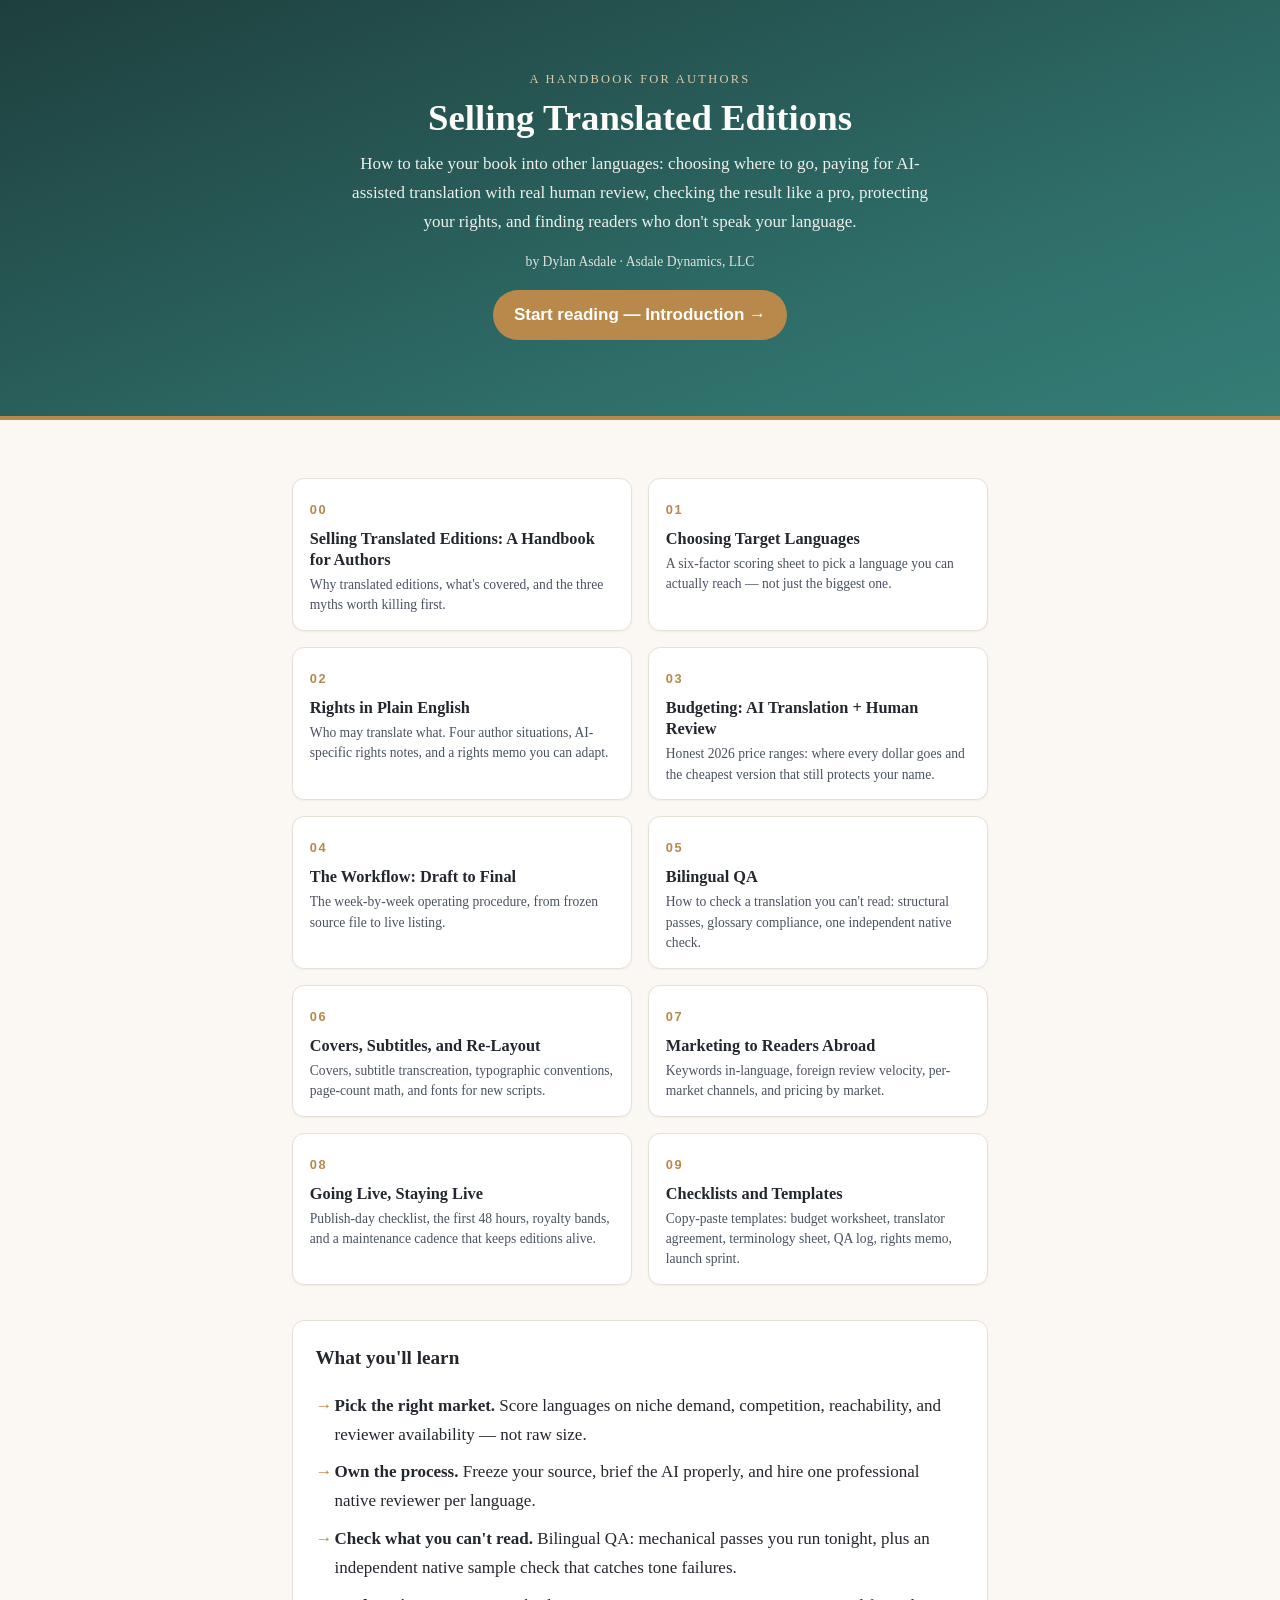
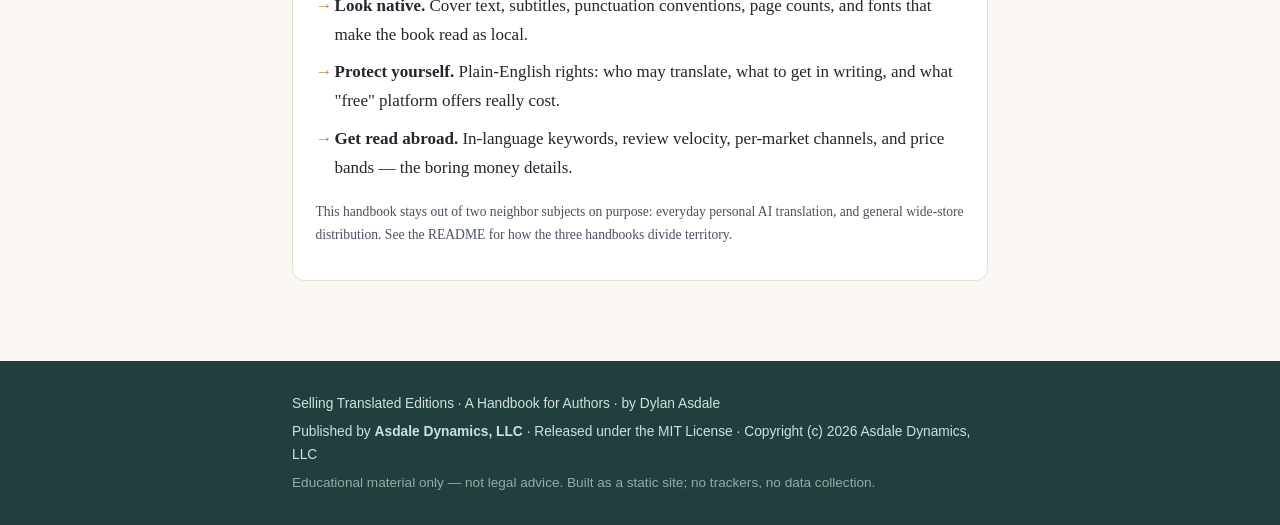
<file: site/index.html>
<!DOCTYPE html>
<html lang="en">
<head>
<meta charset="utf-8">
<meta name="viewport" content="width=device-width, initial-scale=1">
<title>Selling Translated Editions · A Handbook for Authors</title>
<meta name="description" content="A plain-English handbook for independent authors selling translated editions: languages, budgets, bilingual QA, rights, and marketing abroad.">
<link rel="stylesheet" href="style.css">
</head>
<body>
<header class="masthead masthead-home">
  <div class="wrap">
    <p class="kicker">A Handbook for Authors</p>
    <h1>Selling Translated Editions</h1>
    <p class="lede">How to take your book into other languages: choosing where to go, paying for AI-assisted translation with real human review, checking the result like a pro, protecting your rights, and finding readers who don't speak your language.</p>
    <p class="byline">by Dylan Asdale · Asdale Dynamics, LLC</p>
    <p class="cta"><a class="button" href="00-introduction.html">Start reading — Introduction →</a></p>
  </div>
</header>
<main class="wrap">
<section class="toc-grid" aria-label="Table of contents">
<a class="toc-card" href="00-introduction.html"><span class="toc-num">00</span><h3>Selling Translated Editions: A Handbook for Authors</h3><p>Why translated editions, what&#x27;s covered, and the three myths worth killing first.</p></a>
<a class="toc-card" href="01-choosing-target-languages.html"><span class="toc-num">01</span><h3>Choosing Target Languages</h3><p>A six-factor scoring sheet to pick a language you can actually reach — not just the biggest one.</p></a>
<a class="toc-card" href="02-rights-in-plain-english.html"><span class="toc-num">02</span><h3>Rights in Plain English</h3><p>Who may translate what. Four author situations, AI-specific rights notes, and a rights memo you can adapt.</p></a>
<a class="toc-card" href="03-budgeting-ai-plus-human-review.html"><span class="toc-num">03</span><h3>Budgeting: AI Translation + Human Review</h3><p>Honest 2026 price ranges: where every dollar goes and the cheapest version that still protects your name.</p></a>
<a class="toc-card" href="04-the-workflow-draft-to-final.html"><span class="toc-num">04</span><h3>The Workflow: Draft to Final</h3><p>The week-by-week operating procedure, from frozen source file to live listing.</p></a>
<a class="toc-card" href="05-bilingual-qa.html"><span class="toc-num">05</span><h3>Bilingual QA</h3><p>How to check a translation you can&#x27;t read: structural passes, glossary compliance, one independent native check.</p></a>
<a class="toc-card" href="06-covers-subtitles-and-re-layout.html"><span class="toc-num">06</span><h3>Covers, Subtitles, and Re-Layout</h3><p>Covers, subtitle transcreation, typographic conventions, page-count math, and fonts for new scripts.</p></a>
<a class="toc-card" href="07-marketing-to-readers-abroad.html"><span class="toc-num">07</span><h3>Marketing to Readers Abroad</h3><p>Keywords in-language, foreign review velocity, per-market channels, and pricing by market.</p></a>
<a class="toc-card" href="08-going-live-staying-live.html"><span class="toc-num">08</span><h3>Going Live, Staying Live</h3><p>Publish-day checklist, the first 48 hours, royalty bands, and a maintenance cadence that keeps editions alive.</p></a>
<a class="toc-card" href="09-checklists-and-templates.html"><span class="toc-num">09</span><h3>Checklists and Templates</h3><p>Copy-paste templates: budget worksheet, translator agreement, terminology sheet, QA log, rights memo, launch sprint.</p></a>
</section>
<section class="note">
  <h2>What you'll learn</h2>
  <ul class="cols">
    <li><strong>Pick the right market.</strong> Score languages on niche demand, competition, reachability, and reviewer availability — not raw size.</li>
    <li><strong>Own the process.</strong> Freeze your source, brief the AI properly, and hire one professional native reviewer per language.</li>
    <li><strong>Check what you can't read.</strong> Bilingual QA: mechanical passes you run tonight, plus an independent native sample check that catches tone failures.</li>
    <li><strong>Look native.</strong> Cover text, subtitles, punctuation conventions, page counts, and fonts that make the book read as local.</li>
    <li><strong>Protect yourself.</strong> Plain-English rights: who may translate, what to get in writing, and what "free" platform offers really cost.</li>
    <li><strong>Get read abroad.</strong> In-language keywords, review velocity, per-market channels, and price bands — the boring money details.</li>
  </ul>
  <p class="fine">This handbook stays out of two neighbor subjects on purpose: everyday personal AI translation, and general wide-store distribution. See the README for how the three handbooks divide territory.</p>
</section>
</main>
<footer>
  <div class="wrap">
    <p>Selling Translated Editions · A Handbook for Authors · by Dylan Asdale</p>
    <p>Published by <strong>Asdale Dynamics, LLC</strong> · Released under the MIT License ·
       Copyright (c) 2026 Asdale Dynamics, LLC</p>
    <p class="fine">Educational material only — not legal advice. Built as a static site; no trackers, no data collection.</p>
  </div>
</footer>

</body>
</html>
</file>
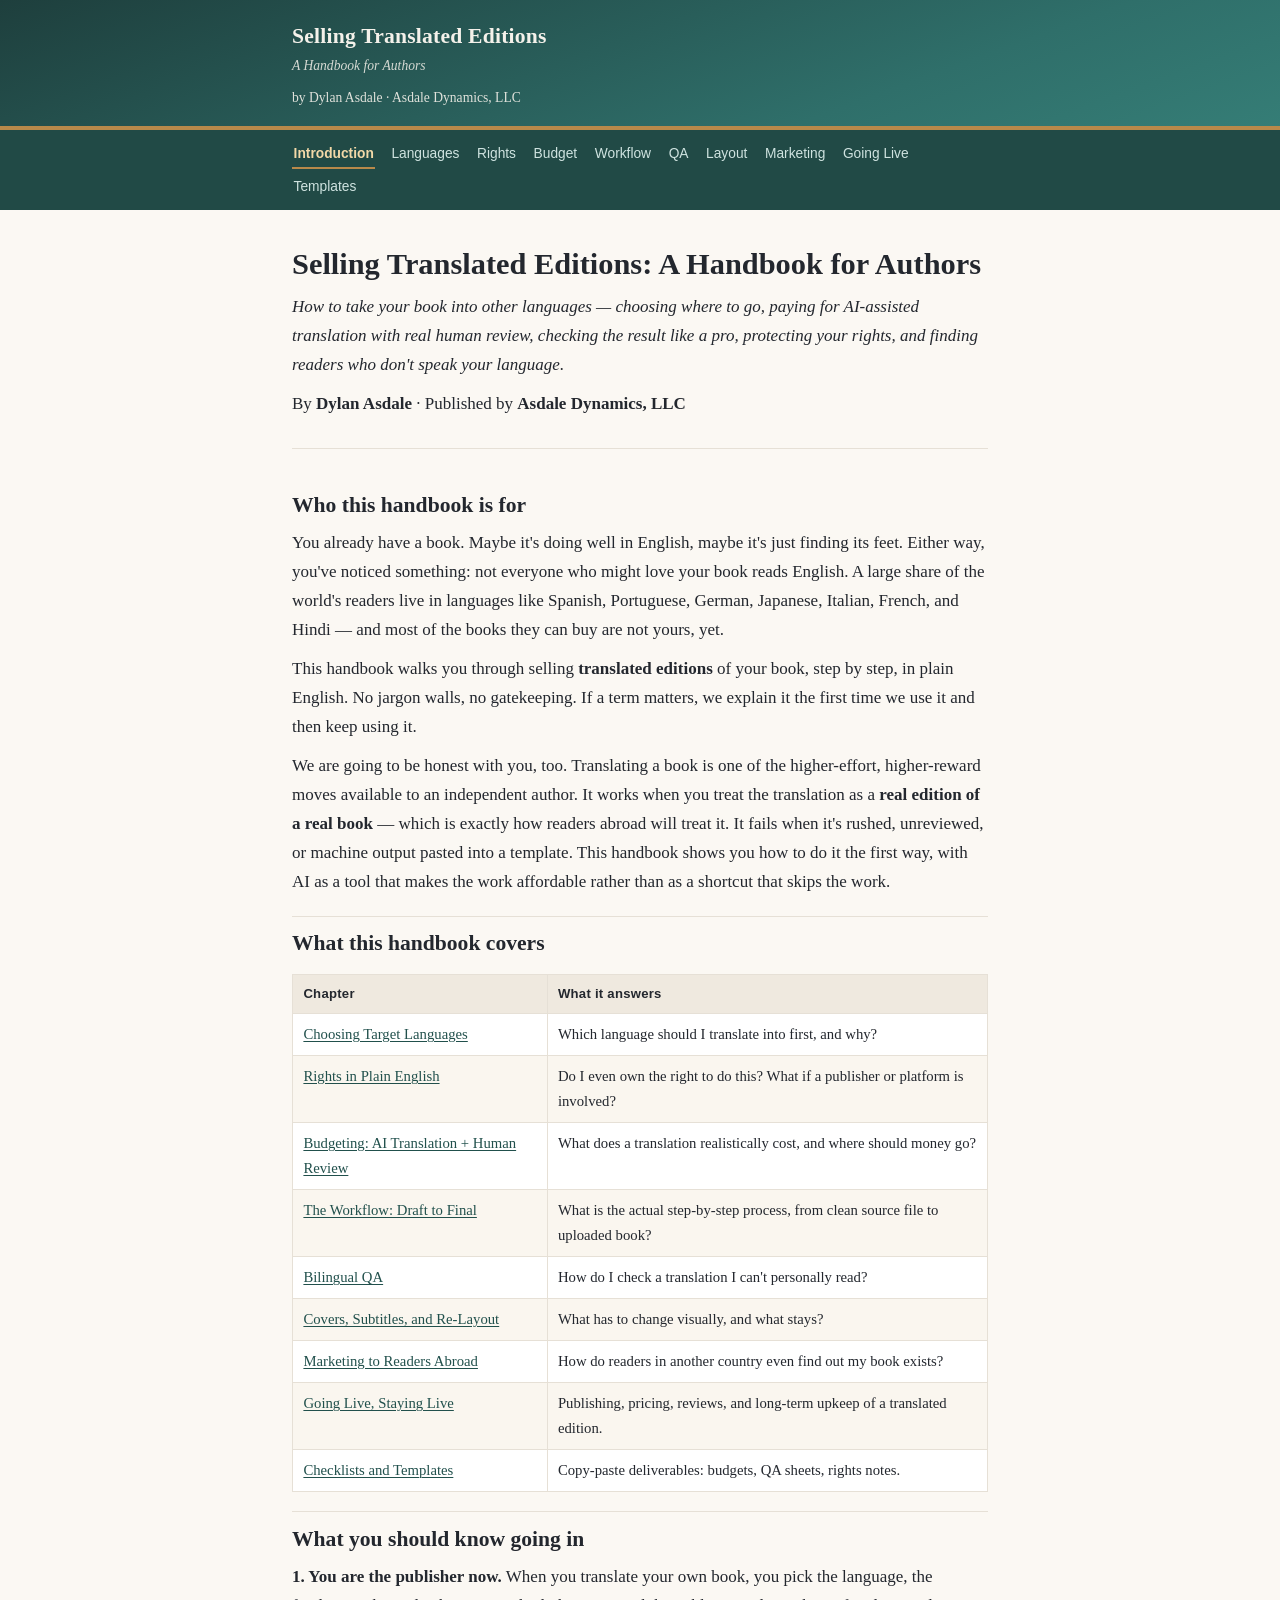
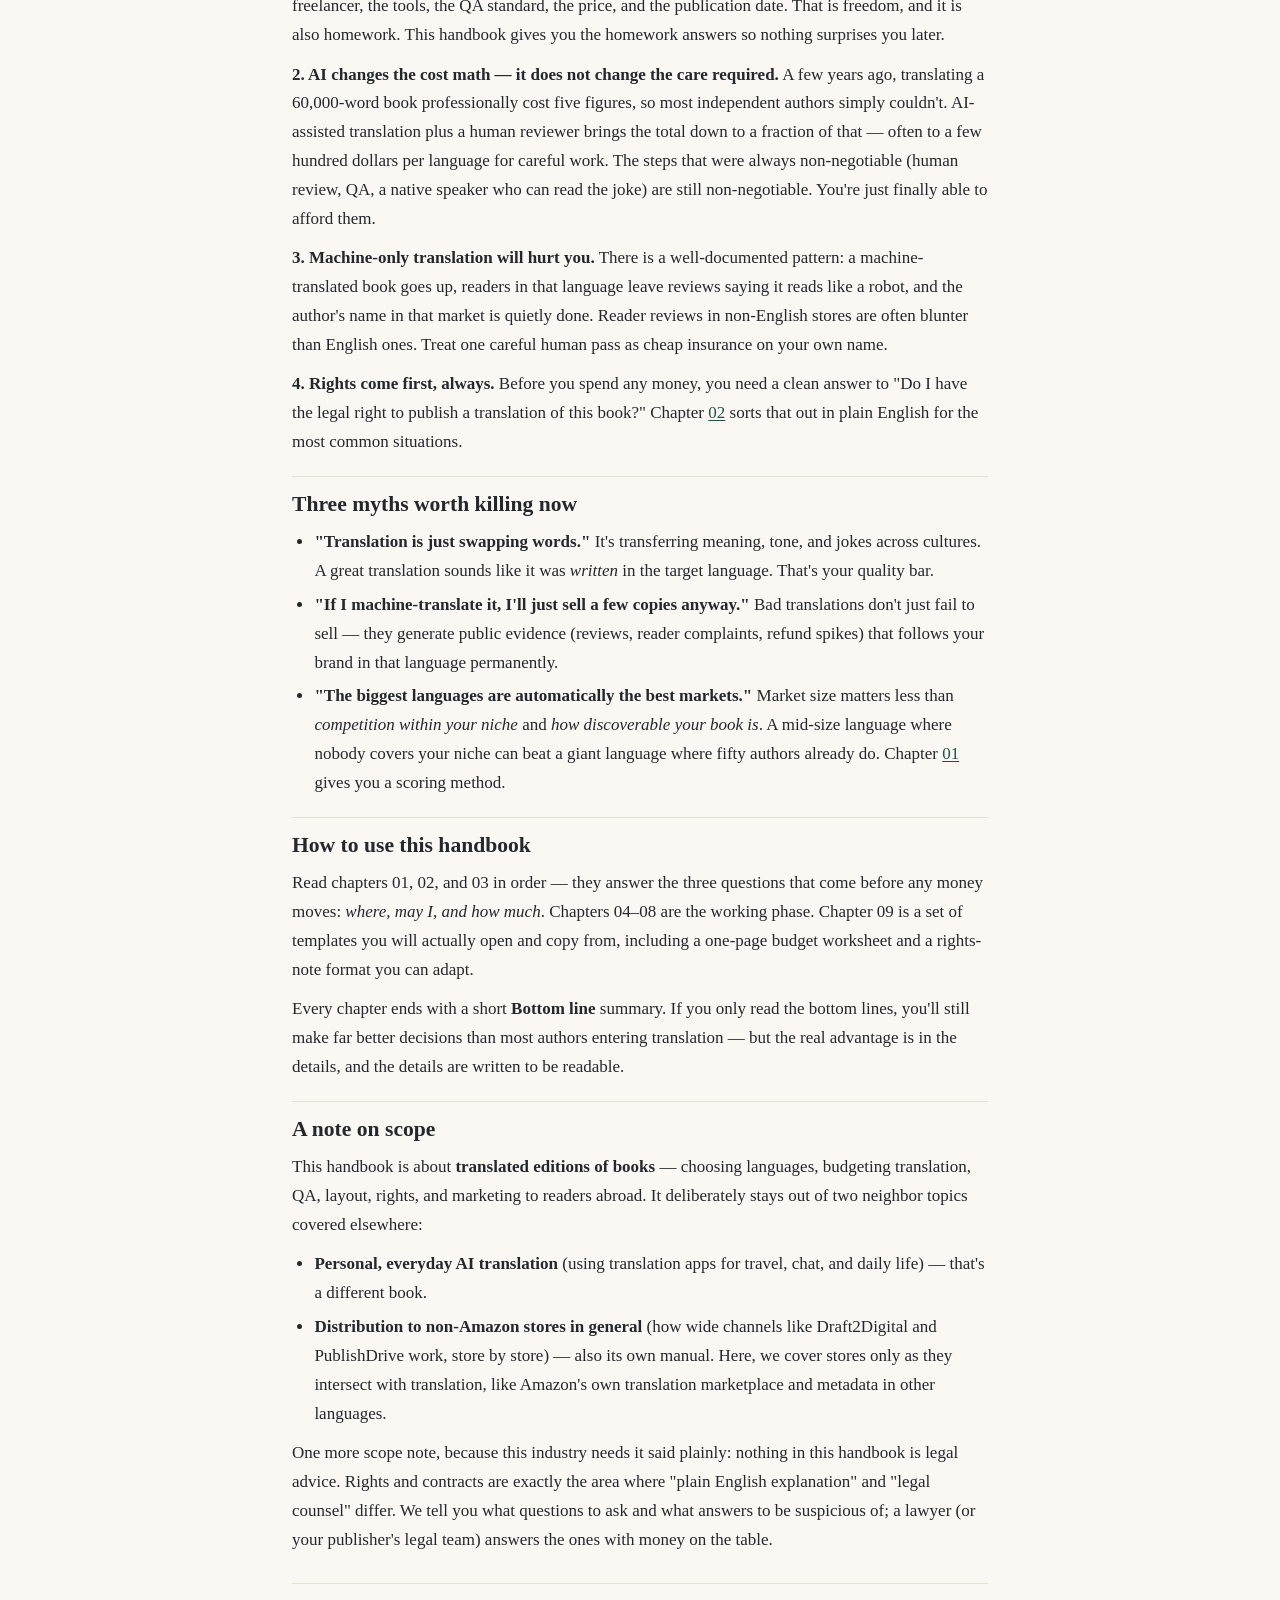
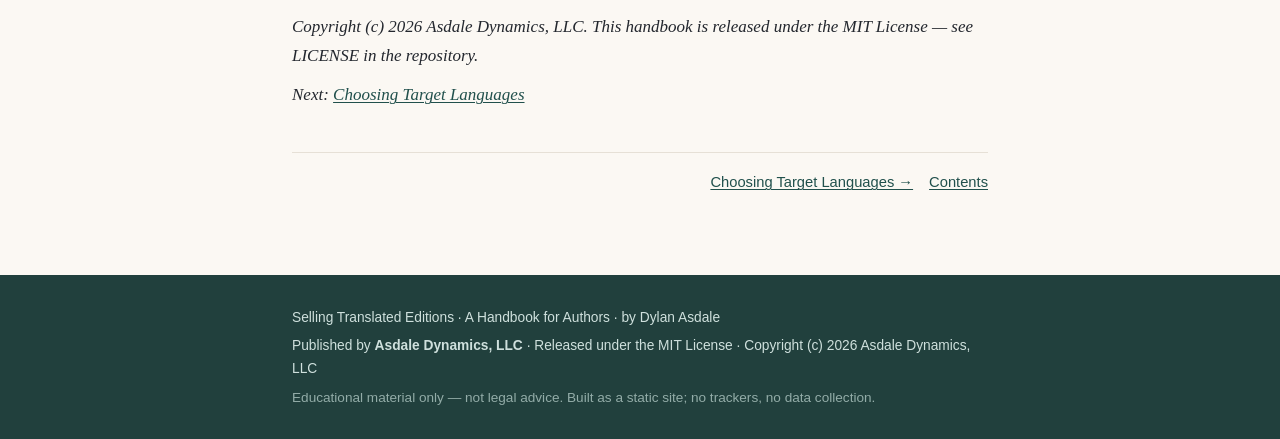
<file: site/00-introduction.html>
<!DOCTYPE html>
<html lang="en">
<head>
<meta charset="utf-8">
<meta name="viewport" content="width=device-width, initial-scale=1">
<title>Selling Translated Editions: A Handbook for Authors · Selling Translated Editions</title>
<meta name="description" content="Why translated editions, what&#x27;s covered, and the three myths worth killing first.">
<link rel="stylesheet" href="style.css">
</head>
<body>
<header class="masthead">
  <div class="wrap">
    <a class="brand" href="index.html">
      <span class="brand-book">Selling Translated Editions</span>
      <span class="brand-sub">A Handbook for Authors</span>
    </a>
    <p class="byline">by Dylan Asdale · Asdale Dynamics, LLC</p>
  </div>
</header>
<nav class="chapter-nav" aria-label="Chapters">
  <div class="wrap">
    <a href="00-introduction.html" aria-current="page">Introduction</a>
    <a href="01-choosing-target-languages.html">Languages</a>
    <a href="02-rights-in-plain-english.html">Rights</a>
    <a href="03-budgeting-ai-plus-human-review.html">Budget</a>
    <a href="04-the-workflow-draft-to-final.html">Workflow</a>
    <a href="05-bilingual-qa.html">QA</a>
    <a href="06-covers-subtitles-and-re-layout.html">Layout</a>
    <a href="07-marketing-to-readers-abroad.html">Marketing</a>
    <a href="08-going-live-staying-live.html">Going Live</a>
    <a href="09-checklists-and-templates.html">Templates</a>
  </div>
</nav>
<main class="wrap">
<article class="chapter">
<h1 id="top">Selling Translated Editions: A Handbook for Authors</h1>
<p><em>How to take your book into other languages — choosing where to go, paying for AI-assisted translation with real human review, checking the result like a pro, protecting your rights, and finding readers who don't speak your language.</em></p>
<p>By <strong>Dylan Asdale</strong> · Published by <strong>Asdale Dynamics, LLC</strong></p>
<hr>
<h2 id="who-this-handbook-is-for">Who this handbook is for</h2>
<p>You already have a book. Maybe it's doing well in English, maybe it's just finding its feet. Either way, you've noticed something: not everyone who might love your book reads English. A large share of the world's readers live in languages like Spanish, Portuguese, German, Japanese, Italian, French, and Hindi — and most of the books they can buy are not yours, yet.</p>
<p>This handbook walks you through selling <strong>translated editions</strong> of your book, step by step, in plain English. No jargon walls, no gatekeeping. If a term matters, we explain it the first time we use it and then keep using it.</p>
<p>We are going to be honest with you, too. Translating a book is one of the higher-effort, higher-reward moves available to an independent author. It works when you treat the translation as a <strong>real edition of a real book</strong> — which is exactly how readers abroad will treat it. It fails when it's rushed, unreviewed, or machine output pasted into a template. This handbook shows you how to do it the first way, with AI as a tool that makes the work affordable rather than as a shortcut that skips the work.</p>
<h2 id="what-this-handbook-covers">What this handbook covers</h2>
<table><thead><tr><th>Chapter</th><th>What it answers</th></tr></thead>
<tbody>
<tr><td><a href="01-choosing-target-languages.html">Choosing Target Languages</a></td><td>Which language should I translate into first, and why?</td></tr>
<tr><td><a href="02-rights-in-plain-english.html">Rights in Plain English</a></td><td>Do I even own the right to do this? What if a publisher or platform is involved?</td></tr>
<tr><td><a href="03-budgeting-ai-plus-human-review.html">Budgeting: AI Translation + Human Review</a></td><td>What does a translation realistically cost, and where should money go?</td></tr>
<tr><td><a href="04-the-workflow-draft-to-final.html">The Workflow: Draft to Final</a></td><td>What is the actual step-by-step process, from clean source file to uploaded book?</td></tr>
<tr><td><a href="05-bilingual-qa.html">Bilingual QA</a></td><td>How do I check a translation I can't personally read?</td></tr>
<tr><td><a href="06-covers-subtitles-and-re-layout.html">Covers, Subtitles, and Re-Layout</a></td><td>What has to change visually, and what stays?</td></tr>
<tr><td><a href="07-marketing-to-readers-abroad.html">Marketing to Readers Abroad</a></td><td>How do readers in another country even find out my book exists?</td></tr>
<tr><td><a href="08-going-live-staying-live.html">Going Live, Staying Live</a></td><td>Publishing, pricing, reviews, and long-term upkeep of a translated edition.</td></tr>
<tr><td><a href="09-checklists-and-templates.html">Checklists and Templates</a></td><td>Copy-paste deliverables: budgets, QA sheets, rights notes.</td></tr>
</tbody></table>
<h2 id="what-you-should-know-going-in">What you should know going in</h2>
<p><strong>1. You are the publisher now.</strong> When you translate your own book, you pick the language, the freelancer, the tools, the QA standard, the price, and the publication date. That is freedom, and it is also homework. This handbook gives you the homework answers so nothing surprises you later.</p>
<p><strong>2. AI changes the cost math — it does not change the care required.</strong> A few years ago, translating a 60,000-word book professionally cost five figures, so most independent authors simply couldn't. AI-assisted translation plus a human reviewer brings the total down to a fraction of that — often to a few hundred dollars per language for careful work. The steps that were always non-negotiable (human review, QA, a native speaker who can read the joke) are still non-negotiable. You're just finally able to afford them.</p>
<p><strong>3. Machine-only translation will hurt you.</strong> There is a well-documented pattern: a machine-translated book goes up, readers in that language leave reviews saying it reads like a robot, and the author's name in that market is quietly done. Reader reviews in non-English stores are often blunter than English ones. Treat one careful human pass as cheap insurance on your own name.</p>
<p><strong>4. Rights come first, always.</strong> Before you spend any money, you need a clean answer to "Do I have the legal right to publish a translation of this book?" Chapter <a href="02-rights-in-plain-english.html">02</a> sorts that out in plain English for the most common situations.</p>
<h2 id="three-myths-worth-killing-now">Three myths worth killing now</h2>
<ul>
<li><strong>"Translation is just swapping words."</strong> It's transferring meaning, tone, and jokes across cultures. A great translation sounds like it was <em>written</em> in the target language. That's your quality bar.</li>
<li><strong>"If I machine-translate it, I'll just sell a few copies anyway."</strong> Bad translations don't just fail to sell — they generate public evidence (reviews, reader complaints, refund spikes) that follows your brand in that language permanently.</li>
<li><strong>"The biggest languages are automatically the best markets."</strong> Market size matters less than <em>competition within your niche</em> and <em>how discoverable your book is</em>. A mid-size language where nobody covers your niche can beat a giant language where fifty authors already do. Chapter <a href="01-choosing-target-languages.html">01</a> gives you a scoring method.</li>
</ul>
<h2 id="how-to-use-this-handbook">How to use this handbook</h2>
<p>Read chapters 01, 02, and 03 in order — they answer the three questions that come before any money moves: <em>where, may I, and how much</em>. Chapters 04–08 are the working phase. Chapter 09 is a set of templates you will actually open and copy from, including a one-page budget worksheet and a rights-note format you can adapt.</p>
<p>Every chapter ends with a short <strong>Bottom line</strong> summary. If you only read the bottom lines, you'll still make far better decisions than most authors entering translation — but the real advantage is in the details, and the details are written to be readable.</p>
<h2 id="a-note-on-scope">A note on scope</h2>
<p>This handbook is about <strong>translated editions of books</strong> — choosing languages, budgeting translation, QA, layout, rights, and marketing to readers abroad. It deliberately stays out of two neighbor topics covered elsewhere:</p>
<ul>
<li><strong>Personal, everyday AI translation</strong> (using translation apps for travel, chat, and daily life) — that's a different book.</li>
<li><strong>Distribution to non-Amazon stores in general</strong> (how wide channels like Draft2Digital and PublishDrive work, store by store) — also its own manual. Here, we cover stores only as they intersect with translation, like Amazon's own translation marketplace and metadata in other languages.</li>
</ul>
<p>One more scope note, because this industry needs it said plainly: nothing in this handbook is legal advice. Rights and contracts are exactly the area where "plain English explanation" and "legal counsel" differ. We tell you what questions to ask and what answers to be suspicious of; a lawyer (or your publisher's legal team) answers the ones with money on the table.</p>
<hr>
<p><em>Copyright (c) 2026 Asdale Dynamics, LLC. This handbook is released under the MIT License — see LICENSE in the repository.</em></p>
<p><em>Next: <a href="01-choosing-target-languages.html">Choosing Target Languages</a></em></p>
</article>
<nav class="pager">
  <span class="pager-ghost"></span>
  <a href="01-choosing-target-languages.html">Choosing Target Languages →</a>
  <a class="toc-link" href="index.html">Contents</a>
</nav>
</main>
<footer>
  <div class="wrap">
    <p>Selling Translated Editions · A Handbook for Authors · by Dylan Asdale</p>
    <p>Published by <strong>Asdale Dynamics, LLC</strong> · Released under the MIT License ·
       Copyright (c) 2026 Asdale Dynamics, LLC</p>
    <p class="fine">Educational material only — not legal advice. Built as a static site; no trackers, no data collection.</p>
  </div>
</footer>

</body>
</html>
</file>
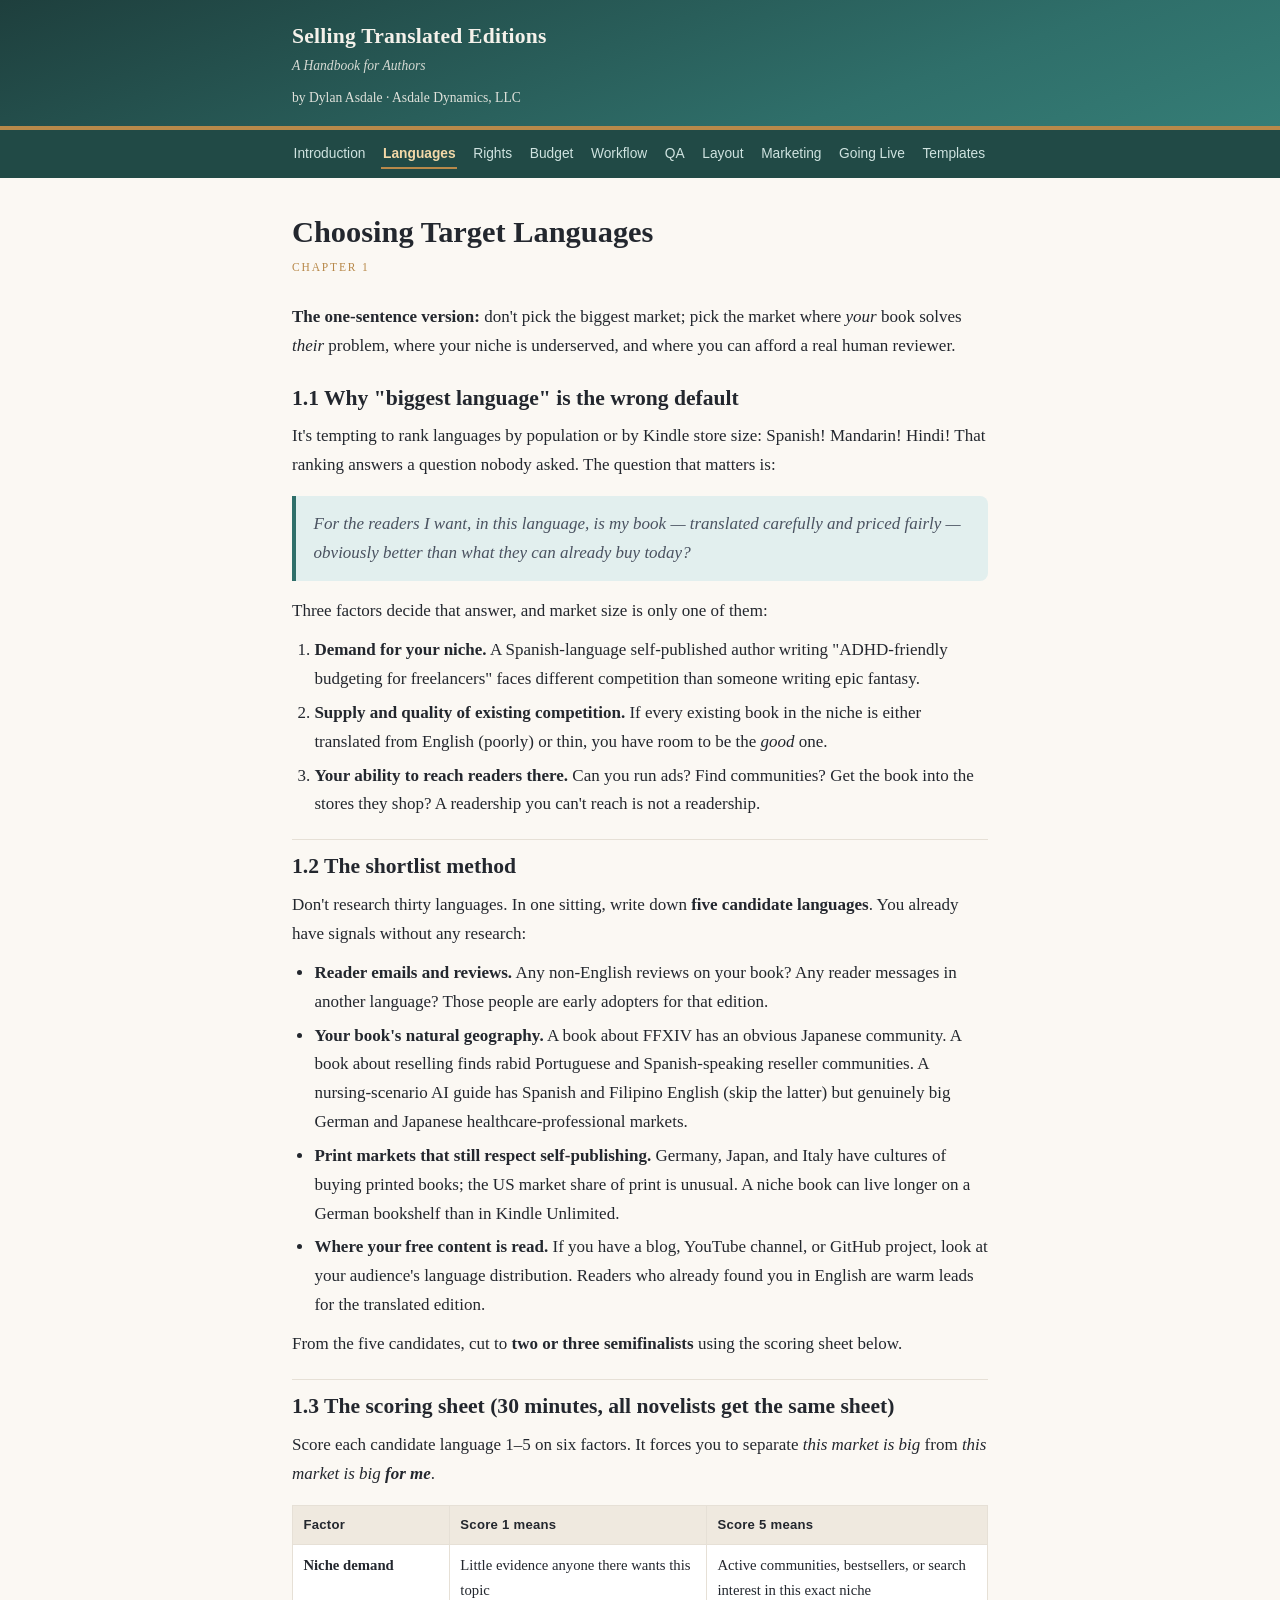
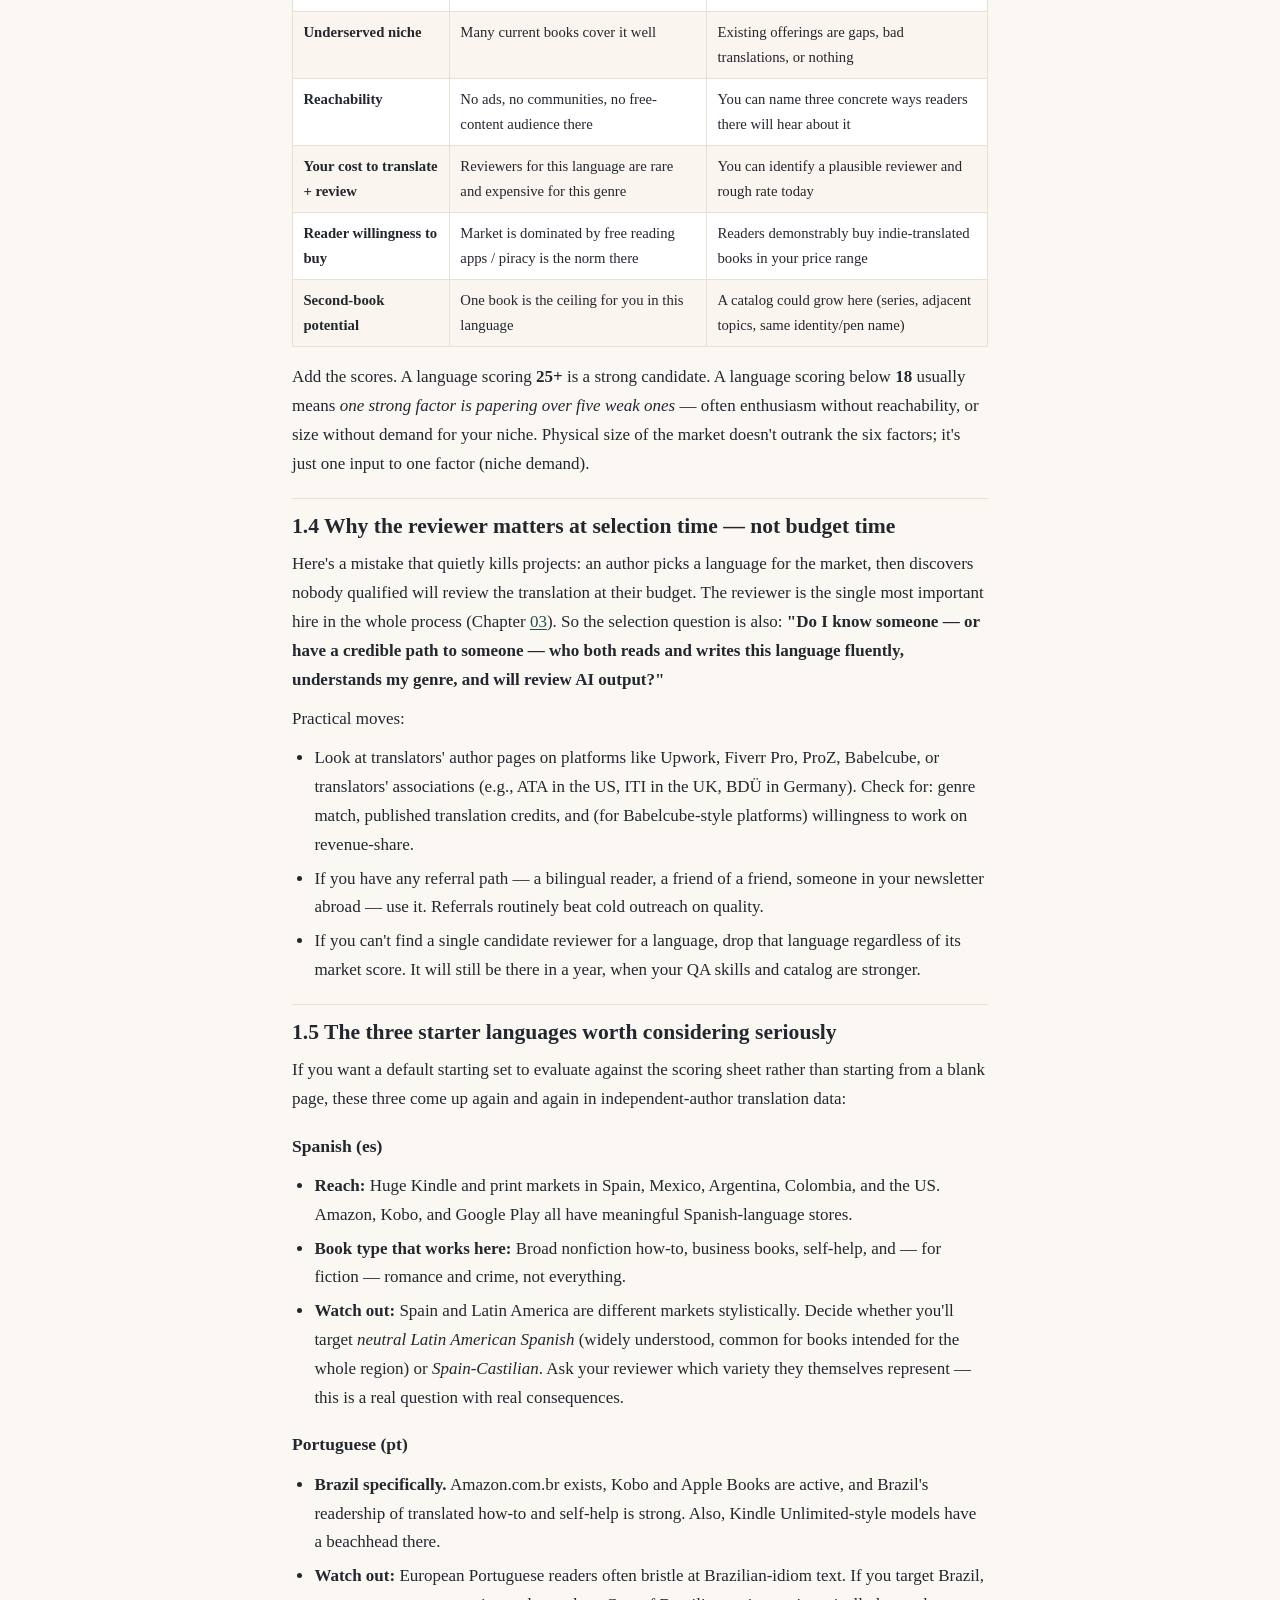
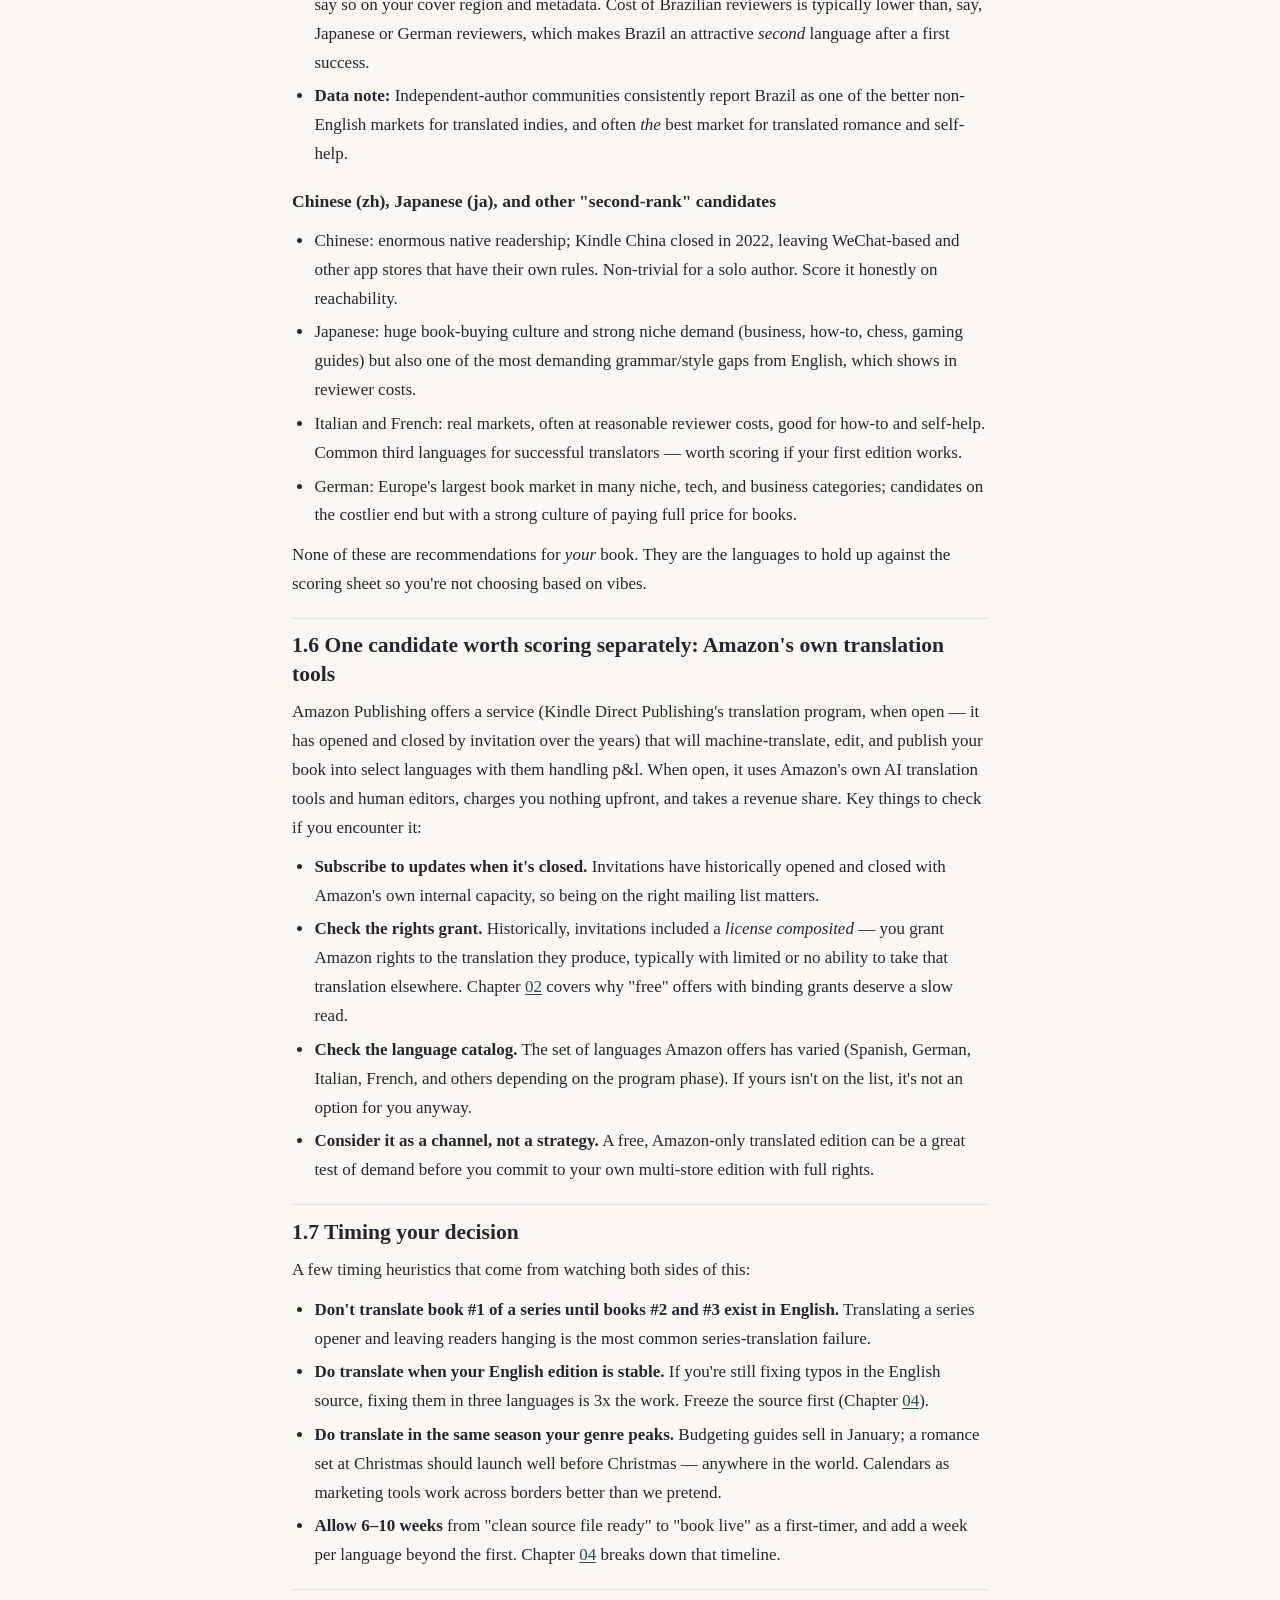
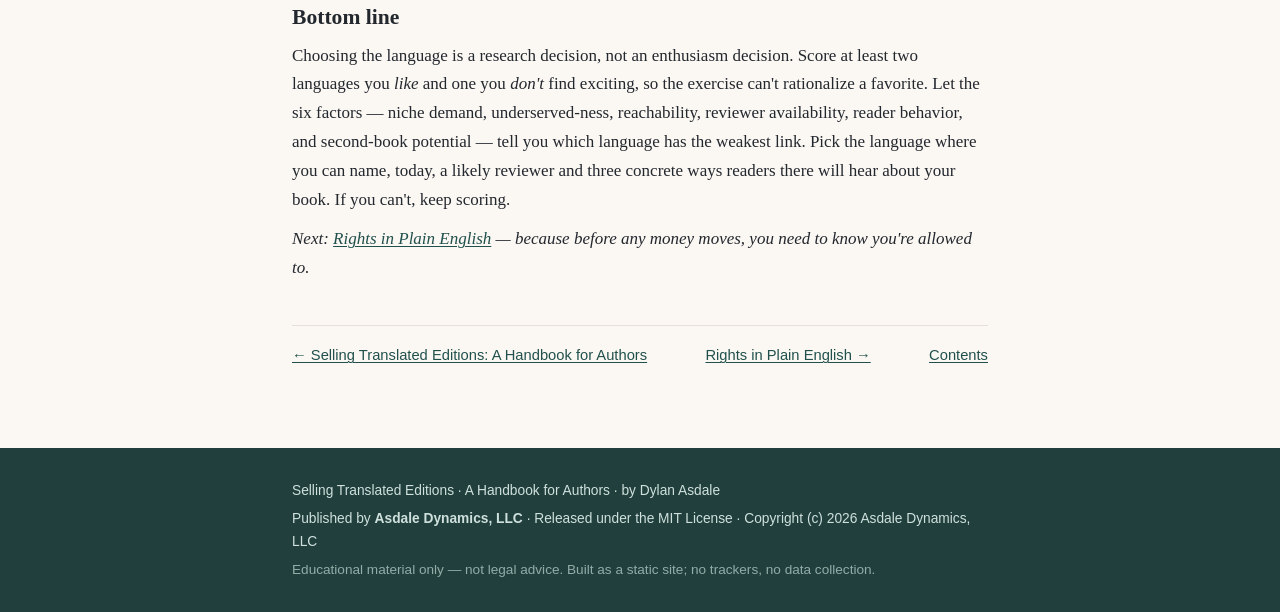
<file: site/01-choosing-target-languages.html>
<!DOCTYPE html>
<html lang="en">
<head>
<meta charset="utf-8">
<meta name="viewport" content="width=device-width, initial-scale=1">
<title>Choosing Target Languages · Selling Translated Editions</title>
<meta name="description" content="A six-factor scoring sheet to pick a language you can actually reach — not just the biggest one.">
<link rel="stylesheet" href="style.css">
</head>
<body>
<header class="masthead">
  <div class="wrap">
    <a class="brand" href="index.html">
      <span class="brand-book">Selling Translated Editions</span>
      <span class="brand-sub">A Handbook for Authors</span>
    </a>
    <p class="byline">by Dylan Asdale · Asdale Dynamics, LLC</p>
  </div>
</header>
<nav class="chapter-nav" aria-label="Chapters">
  <div class="wrap">
    <a href="00-introduction.html">Introduction</a>
    <a href="01-choosing-target-languages.html" aria-current="page">Languages</a>
    <a href="02-rights-in-plain-english.html">Rights</a>
    <a href="03-budgeting-ai-plus-human-review.html">Budget</a>
    <a href="04-the-workflow-draft-to-final.html">Workflow</a>
    <a href="05-bilingual-qa.html">QA</a>
    <a href="06-covers-subtitles-and-re-layout.html">Layout</a>
    <a href="07-marketing-to-readers-abroad.html">Marketing</a>
    <a href="08-going-live-staying-live.html">Going Live</a>
    <a href="09-checklists-and-templates.html">Templates</a>
  </div>
</nav>
<main class="wrap">
<article class="chapter">
<h1 id="top">Choosing Target Languages</h1>
<p class="chapter-kicker">Chapter 1</p>
<p><strong>The one-sentence version:</strong> don't pick the biggest market; pick the market where <em>your</em> book solves <em>their</em> problem, where your niche is underserved, and where you can afford a real human reviewer.</p>
<h2 id="1-1-why-biggest-language-is-the-wrong-default">1.1 Why "biggest language" is the wrong default</h2>
<p>It's tempting to rank languages by population or by Kindle store size: Spanish! Mandarin! Hindi! That ranking answers a question nobody asked. The question that matters is:</p>
<blockquote><p><em>For the readers I want, in this language, is my book — translated carefully and priced fairly — obviously better than what they can already buy today?</em></p></blockquote>
<p>Three factors decide that answer, and market size is only one of them:</p>
<ol>
<li><strong>Demand for your niche.</strong> A Spanish-language self-published author writing "ADHD-friendly budgeting for freelancers" faces different competition than someone writing epic fantasy.</li>
<li><strong>Supply and quality of existing competition.</strong> If every existing book in the niche is either translated from English (poorly) or thin, you have room to be the <em>good</em> one.</li>
<li><strong>Your ability to reach readers there.</strong> Can you run ads? Find communities? Get the book into the stores they shop? A readership you can't reach is not a readership.</li>
</ol>
<h2 id="1-2-the-shortlist-method">1.2 The shortlist method</h2>
<p>Don't research thirty languages. In one sitting, write down <strong>five candidate languages</strong>. You already have signals without any research:</p>
<ul>
<li><strong>Reader emails and reviews.</strong> Any non-English reviews on your book? Any reader messages in another language? Those people are early adopters for that edition.</li>
<li><strong>Your book's natural geography.</strong> A book about FFXIV has an obvious Japanese community. A book about reselling finds rabid Portuguese and Spanish-speaking reseller communities. A nursing-scenario AI guide has Spanish and Filipino English (skip the latter) but genuinely big German and Japanese healthcare-professional markets.</li>
<li><strong>Print markets that still respect self-publishing.</strong> Germany, Japan, and Italy have cultures of buying printed books; the US market share of print is unusual. A niche book can live longer on a German bookshelf than in Kindle Unlimited.</li>
<li><strong>Where your free content is read.</strong> If you have a blog, YouTube channel, or GitHub project, look at your audience's language distribution. Readers who already found you in English are warm leads for the translated edition.</li>
</ul>
<p>From the five candidates, cut to <strong>two or three semifinalists</strong> using the scoring sheet below.</p>
<h2 id="1-3-the-scoring-sheet-30-minutes-all-novelists-get-the-same-sheet">1.3 The scoring sheet (30 minutes, all novelists get the same sheet)</h2>
<p>Score each candidate language 1–5 on six factors. It forces you to separate <em>this market is big</em> from <em>this market is big <strong>for me</strong></em>.</p>
<table><thead><tr><th>Factor</th><th>Score 1 means</th><th>Score 5 means</th></tr></thead>
<tbody>
<tr><td><strong>Niche demand</strong></td><td>Little evidence anyone there wants this topic</td><td>Active communities, bestsellers, or search interest in this exact niche</td></tr>
<tr><td><strong>Underserved niche</strong></td><td>Many current books cover it well</td><td>Existing offerings are gaps, bad translations, or nothing</td></tr>
<tr><td><strong>Reachability</strong></td><td>No ads, no communities, no free-content audience there</td><td>You can name three concrete ways readers there will hear about it</td></tr>
<tr><td><strong>Your cost to translate + review</strong></td><td>Reviewers for this language are rare and expensive for this genre</td><td>You can identify a plausible reviewer and rough rate today</td></tr>
<tr><td><strong>Reader willingness to buy</strong></td><td>Market is dominated by free reading apps / piracy is the norm there</td><td>Readers demonstrably buy indie-translated books in your price range</td></tr>
<tr><td><strong>Second-book potential</strong></td><td>One book is the ceiling for you in this language</td><td>A catalog could grow here (series, adjacent topics, same identity/pen name)</td></tr>
</tbody></table>
<p>Add the scores. A language scoring <strong>25+</strong> is a strong candidate. A language scoring below <strong>18</strong> usually means <em>one strong factor is papering over five weak ones</em> — often enthusiasm without reachability, or size without demand for your niche. Physical size of the market doesn't outrank the six factors; it's just one input to one factor (niche demand).</p>
<h2 id="1-4-why-the-reviewer-matters-at-selection-time-not-budget-time">1.4 Why the reviewer matters at selection time — not budget time</h2>
<p>Here's a mistake that quietly kills projects: an author picks a language for the market, then discovers nobody qualified will review the translation at their budget. The reviewer is the single most important hire in the whole process (Chapter <a href="03-budgeting-ai-plus-human-review.html">03</a>). So the selection question is also: <strong>"Do I know someone — or have a credible path to someone — who both reads and writes this language fluently, understands my genre, and will review AI output?"</strong></p>
<p>Practical moves:</p>
<ul>
<li>Look at translators' author pages on platforms like Upwork, Fiverr Pro, ProZ, Babelcube, or translators' associations (e.g., ATA in the US, ITI in the UK, BDÜ in Germany). Check for: genre match, published translation credits, and (for Babelcube-style platforms) willingness to work on revenue-share.</li>
<li>If you have any referral path — a bilingual reader, a friend of a friend, someone in your newsletter abroad — use it. Referrals routinely beat cold outreach on quality.</li>
<li>If you can't find a single candidate reviewer for a language, drop that language regardless of its market score. It will still be there in a year, when your QA skills and catalog are stronger.</li>
</ul>
<h2 id="1-5-the-three-starter-languages-worth-considering-seriously">1.5 The three starter languages worth considering seriously</h2>
<p>If you want a default starting set to evaluate against the scoring sheet rather than starting from a blank page, these three come up again and again in independent-author translation data:</p>
<h3 id="spanish-es">Spanish (es)</h3>
<ul>
<li><strong>Reach:</strong> Huge Kindle and print markets in Spain, Mexico, Argentina, Colombia, and the US. Amazon, Kobo, and Google Play all have meaningful Spanish-language stores.</li>
<li><strong>Book type that works here:</strong> Broad nonfiction how-to, business books, self-help, and — for fiction — romance and crime, not everything.</li>
<li><strong>Watch out:</strong> Spain and Latin America are different markets stylistically. Decide whether you'll target <em>neutral Latin American Spanish</em> (widely understood, common for books intended for the whole region) or <em>Spain-Castilian</em>. Ask your reviewer which variety they themselves represent — this is a real question with real consequences.</li>
</ul>
<h3 id="portuguese-pt">Portuguese (pt)</h3>
<ul>
<li><strong>Brazil specifically.</strong> Amazon.com.br exists, Kobo and Apple Books are active, and Brazil's readership of translated how-to and self-help is strong. Also, Kindle Unlimited-style models have a beachhead there.</li>
<li><strong>Watch out:</strong> European Portuguese readers often bristle at Brazilian-idiom text. If you target Brazil, say so on your cover region and metadata. Cost of Brazilian reviewers is typically lower than, say, Japanese or German reviewers, which makes Brazil an attractive <em>second</em> language after a first success.</li>
<li><strong>Data note:</strong> Independent-author communities consistently report Brazil as one of the better non-English markets for translated indies, and often <em>the</em> best market for translated romance and self-help.</li>
</ul>
<h3 id="chinese-zh-japanese-ja-and-other-second-rank-candidates">Chinese (zh), Japanese (ja), and other "second-rank" candidates</h3>
<ul>
<li>Chinese: enormous native readership; Kindle China closed in 2022, leaving WeChat-based and other app stores that have their own rules. Non-trivial for a solo author. Score it honestly on reachability.</li>
<li>Japanese: huge book-buying culture and strong niche demand (business, how-to, chess, gaming guides) but also one of the most demanding grammar/style gaps from English, which shows in reviewer costs.</li>
<li>Italian and French: real markets, often at reasonable reviewer costs, good for how-to and self-help. Common third languages for successful translators — worth scoring if your first edition works.</li>
<li>German: Europe's largest book market in many niche, tech, and business categories; candidates on the costlier end but with a strong culture of paying full price for books.</li>
</ul>
<p>None of these are recommendations for <em>your</em> book. They are the languages to hold up against the scoring sheet so you're not choosing based on vibes.</p>
<h2 id="1-6-one-candidate-worth-scoring-separately-amazon-s-own-translation-tools">1.6 One candidate worth scoring separately: Amazon's own translation tools</h2>
<p>Amazon Publishing offers a service (Kindle Direct Publishing's translation program, when open — it has opened and closed by invitation over the years) that will machine-translate, edit, and publish your book into select languages with them handling p&amp;l. When open, it uses Amazon's own AI translation tools and human editors, charges you nothing upfront, and takes a revenue share. Key things to check if you encounter it:</p>
<ul>
<li><strong>Subscribe to updates when it's closed.</strong> Invitations have historically opened and closed with Amazon's own internal capacity, so being on the right mailing list matters.</li>
<li><strong>Check the rights grant.</strong> Historically, invitations included a <em>license composited</em> — you grant Amazon rights to the translation they produce, typically with limited or no ability to take that translation elsewhere. Chapter <a href="02-rights-in-plain-english.html">02</a> covers why "free" offers with binding grants deserve a slow read.</li>
<li><strong>Check the language catalog.</strong> The set of languages Amazon offers has varied (Spanish, German, Italian, French, and others depending on the program phase). If yours isn't on the list, it's not an option for you anyway.</li>
<li><strong>Consider it as a channel, not a strategy.</strong> A free, Amazon-only translated edition can be a great test of demand before you commit to your own multi-store edition with full rights.</li>
</ul>
<h2 id="1-7-timing-your-decision">1.7 Timing your decision</h2>
<p>A few timing heuristics that come from watching both sides of this:</p>
<ul>
<li><strong>Don't translate book #1 of a series until books #2 and #3 exist in English.</strong> Translating a series opener and leaving readers hanging is the most common series-translation failure.</li>
<li><strong>Do translate when your English edition is stable.</strong> If you're still fixing typos in the English source, fixing them in three languages is 3x the work. Freeze the source first (Chapter <a href="04-the-workflow-draft-to-final.html">04</a>).</li>
<li><strong>Do translate in the same season your genre peaks.</strong> Budgeting guides sell in January; a romance set at Christmas should launch well before Christmas — anywhere in the world. Calendars as marketing tools work across borders better than we pretend.</li>
<li><strong>Allow 6–10 weeks</strong> from "clean source file ready" to "book live" as a first-timer, and add a week per language beyond the first. Chapter <a href="04-the-workflow-draft-to-final.html">04</a> breaks down that timeline.</li>
</ul>
<h2 id="bottom-line">Bottom line</h2>
<p>Choosing the language is a research decision, not an enthusiasm decision. Score at least two languages you <em>like</em> and one you <em>don't</em> find exciting, so the exercise can't rationalize a favorite. Let the six factors — niche demand, underserved-ness, reachability, reviewer availability, reader behavior, and second-book potential — tell you which language has the weakest link. Pick the language where you can name, today, a likely reviewer and three concrete ways readers there will hear about your book. If you can't, keep scoring.</p>
<p><em>Next: <a href="02-rights-in-plain-english.html">Rights in Plain English</a> — because before any money moves, you need to know you're allowed to.</em></p>
</article>
<nav class="pager">
  <a href="00-introduction.html">← Selling Translated Editions: A Handbook for Authors</a>
  <a href="02-rights-in-plain-english.html">Rights in Plain English →</a>
  <a class="toc-link" href="index.html">Contents</a>
</nav>
</main>
<footer>
  <div class="wrap">
    <p>Selling Translated Editions · A Handbook for Authors · by Dylan Asdale</p>
    <p>Published by <strong>Asdale Dynamics, LLC</strong> · Released under the MIT License ·
       Copyright (c) 2026 Asdale Dynamics, LLC</p>
    <p class="fine">Educational material only — not legal advice. Built as a static site; no trackers, no data collection.</p>
  </div>
</footer>

</body>
</html>
</file>
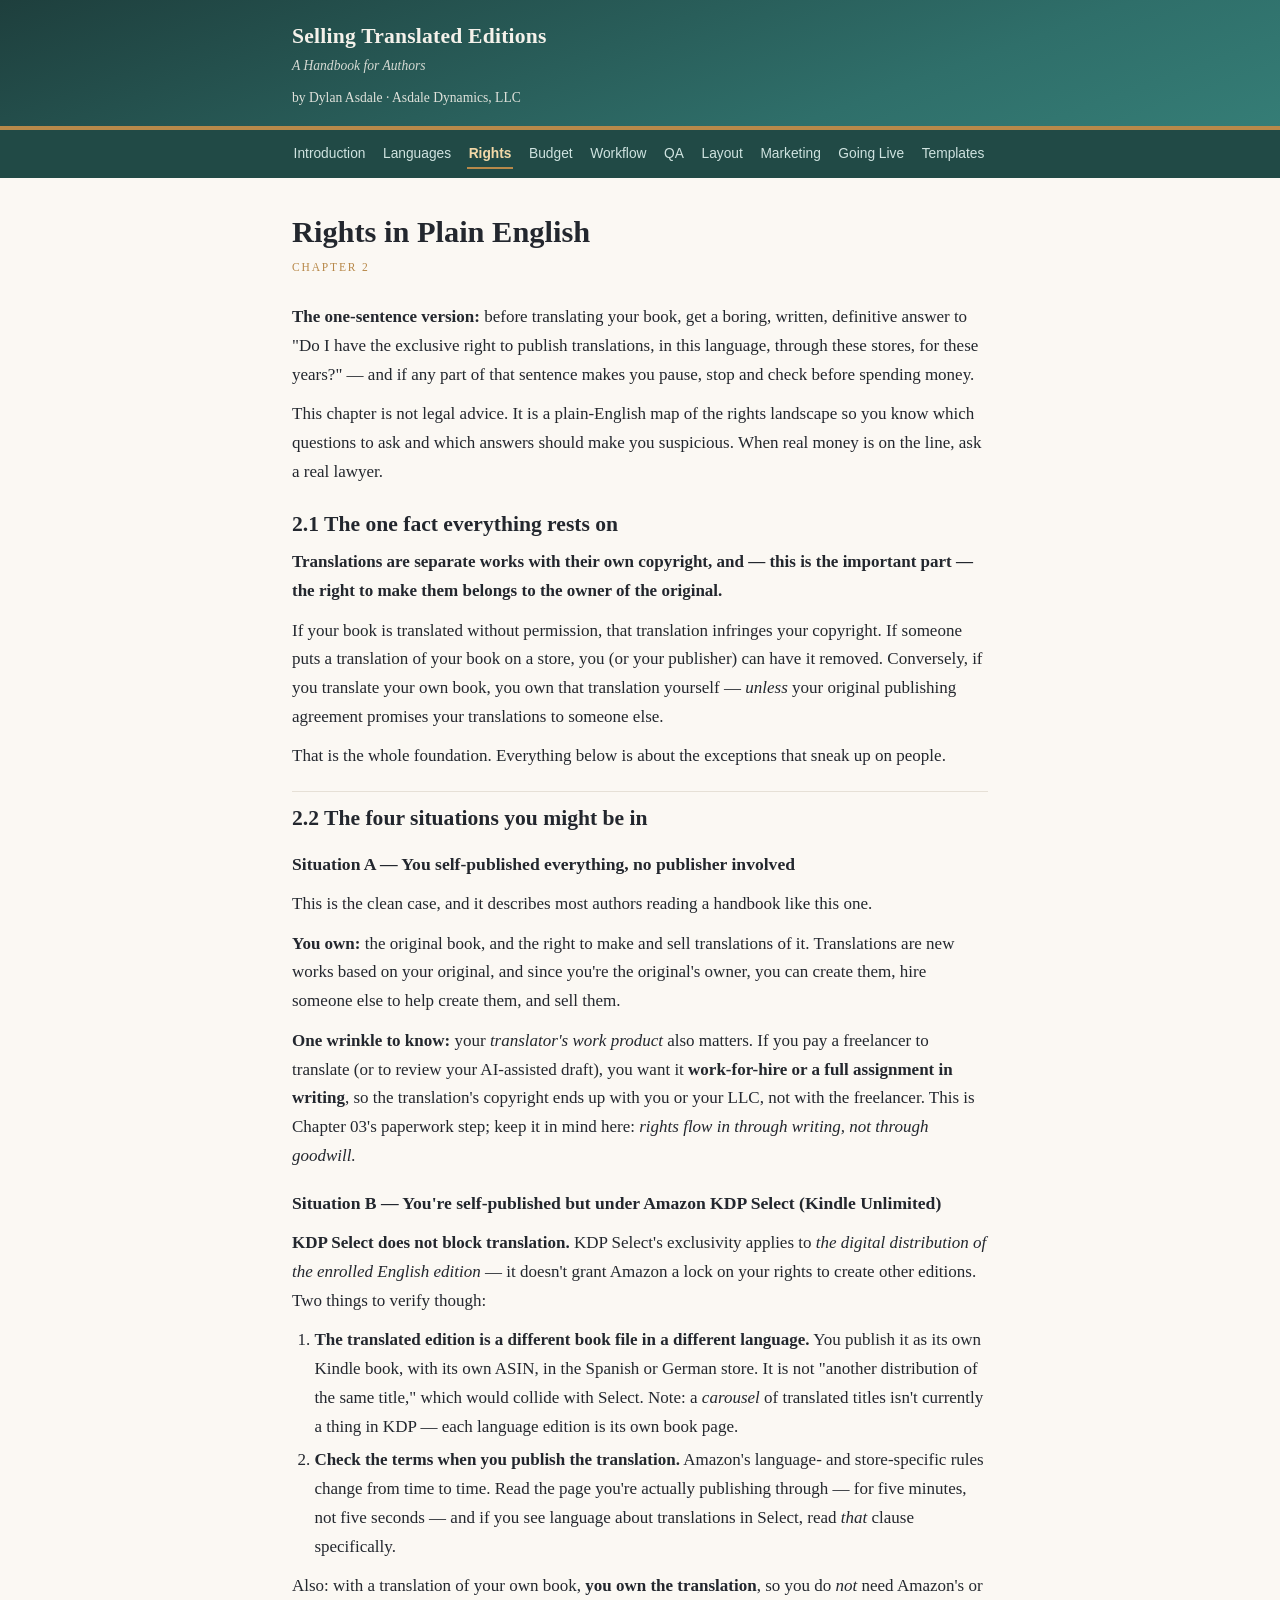
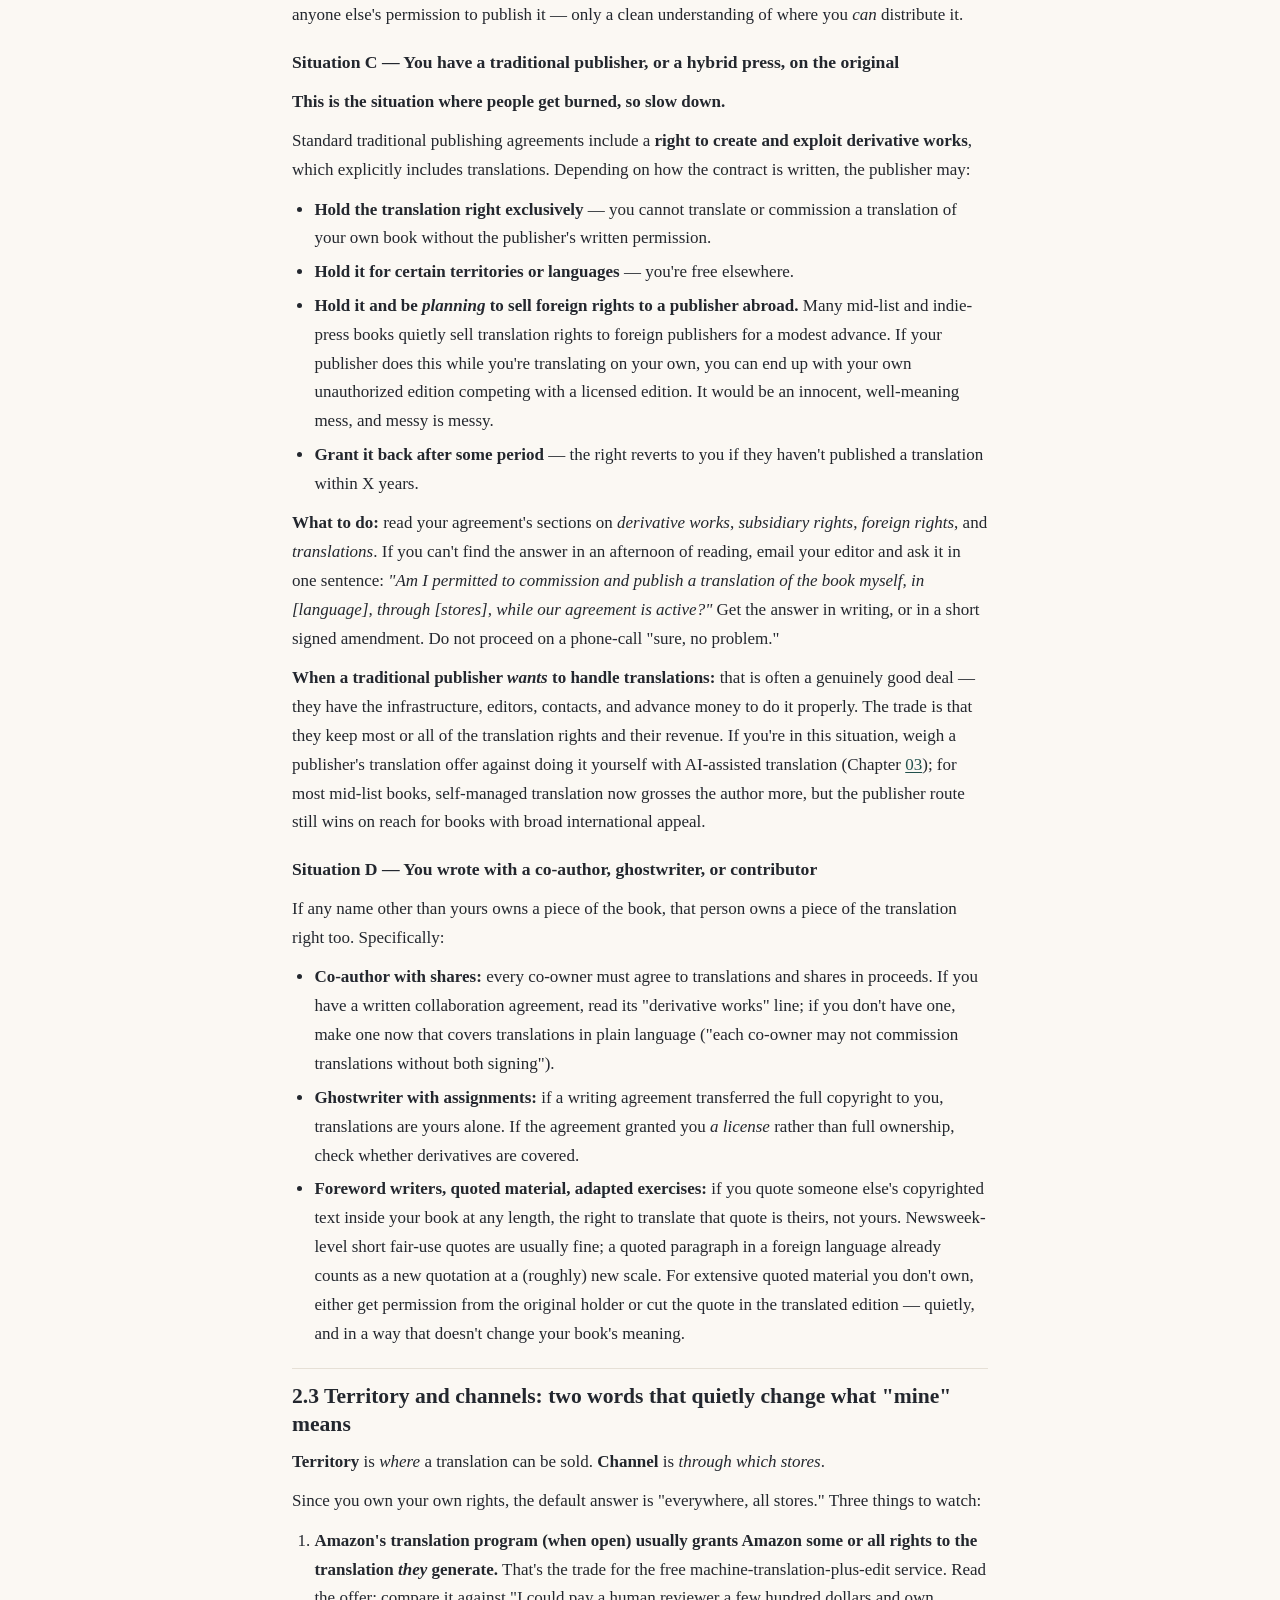
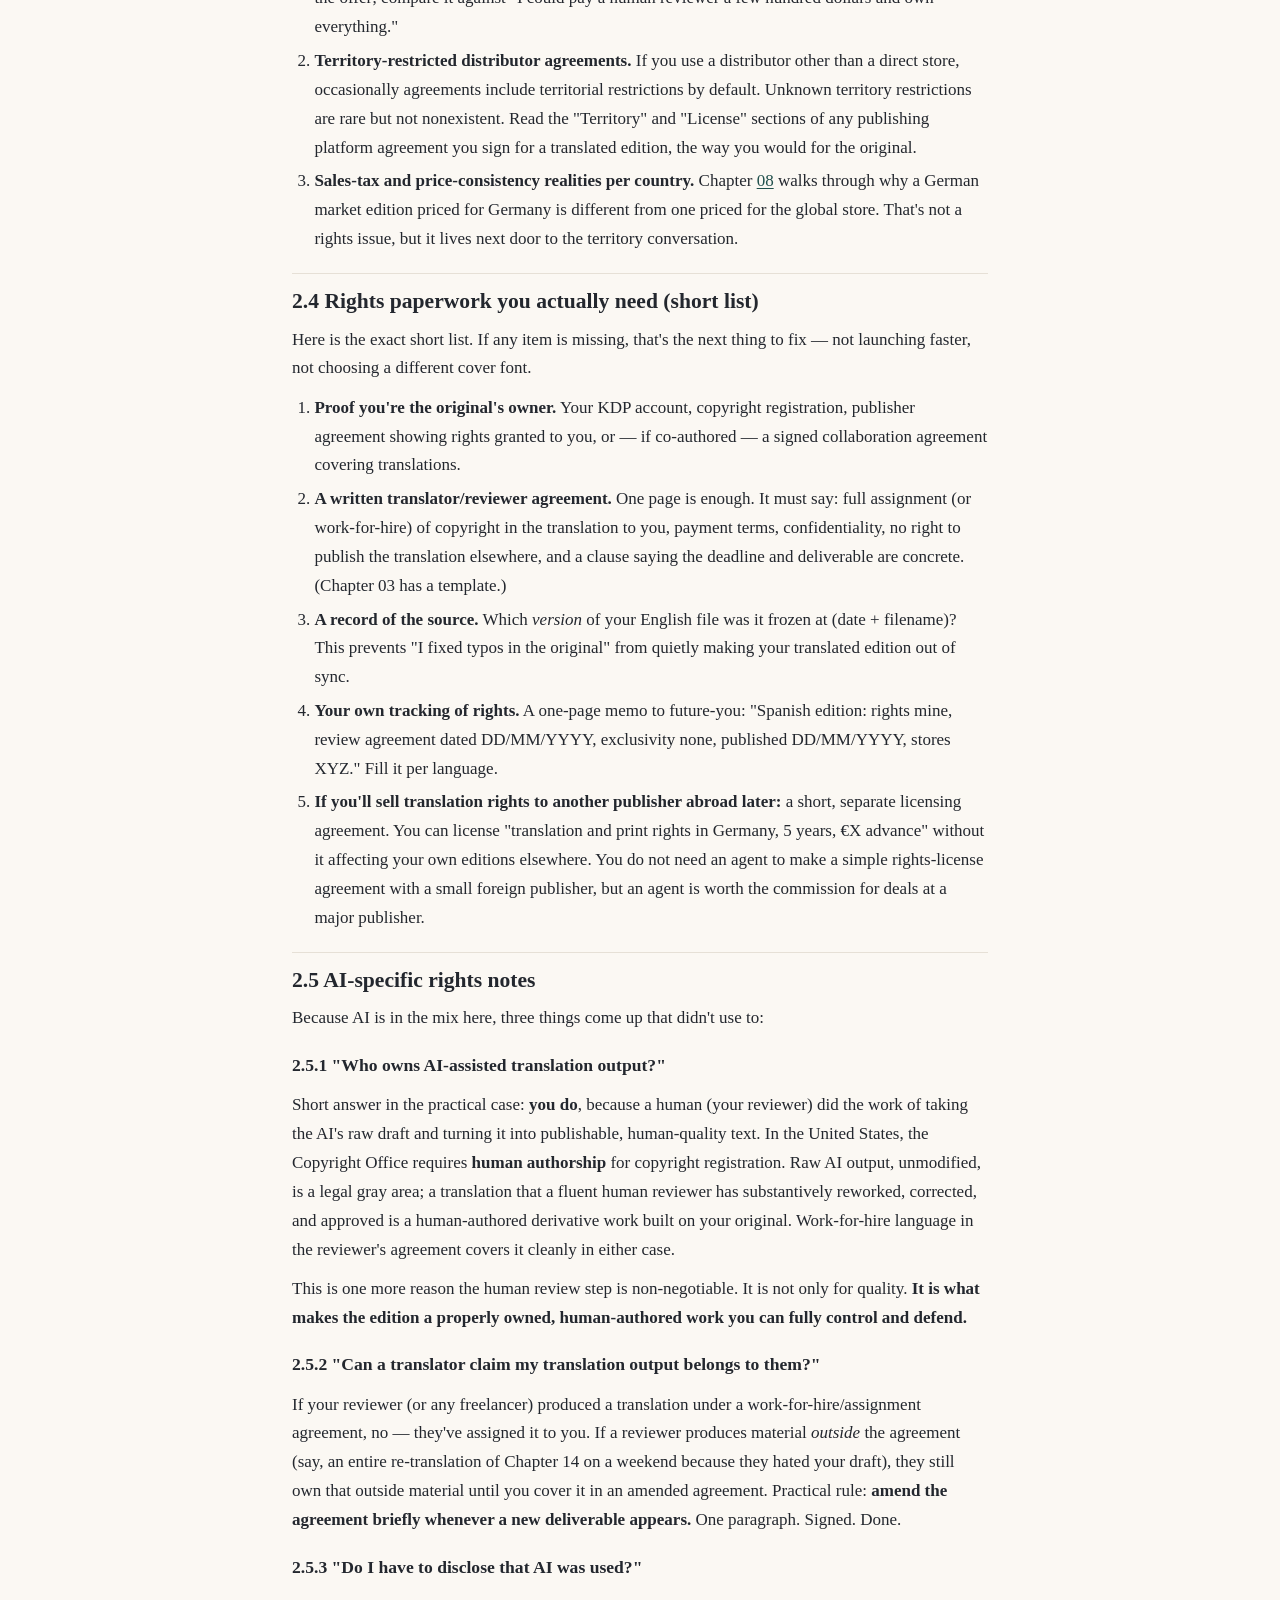
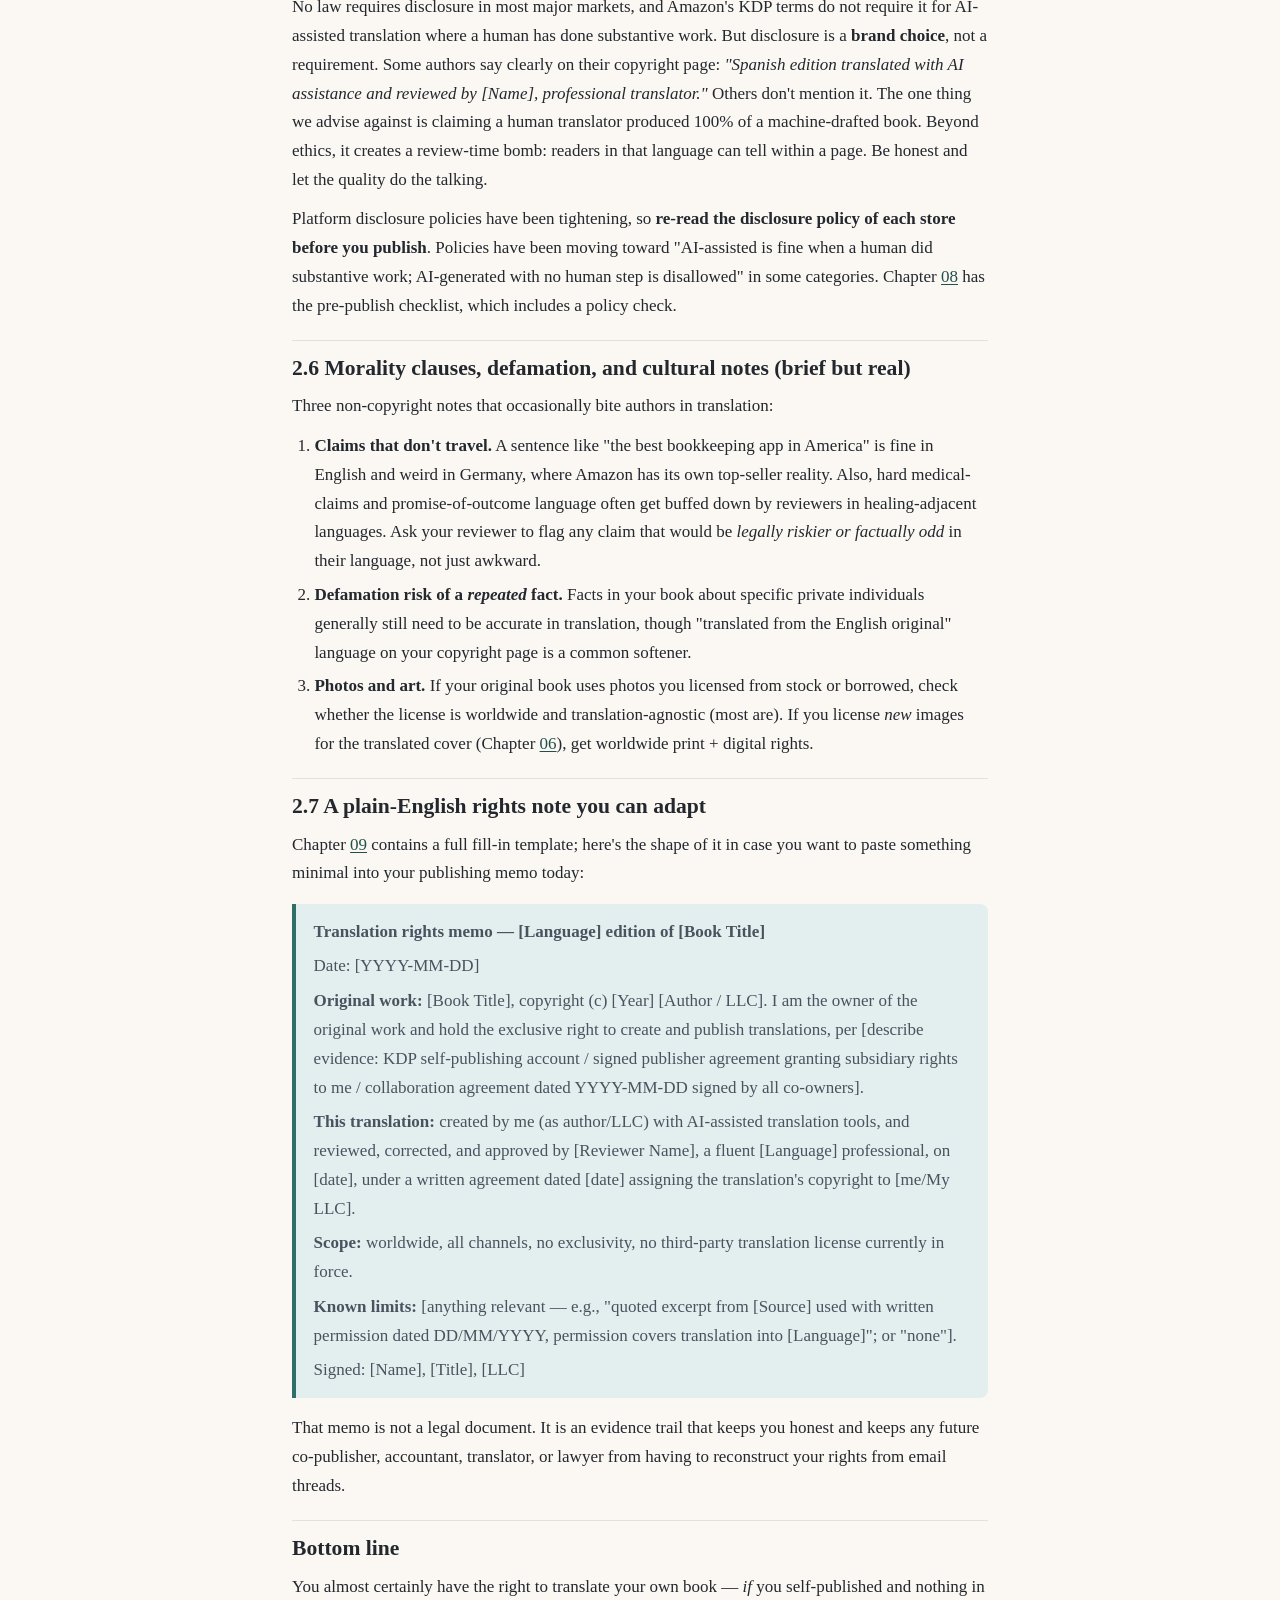
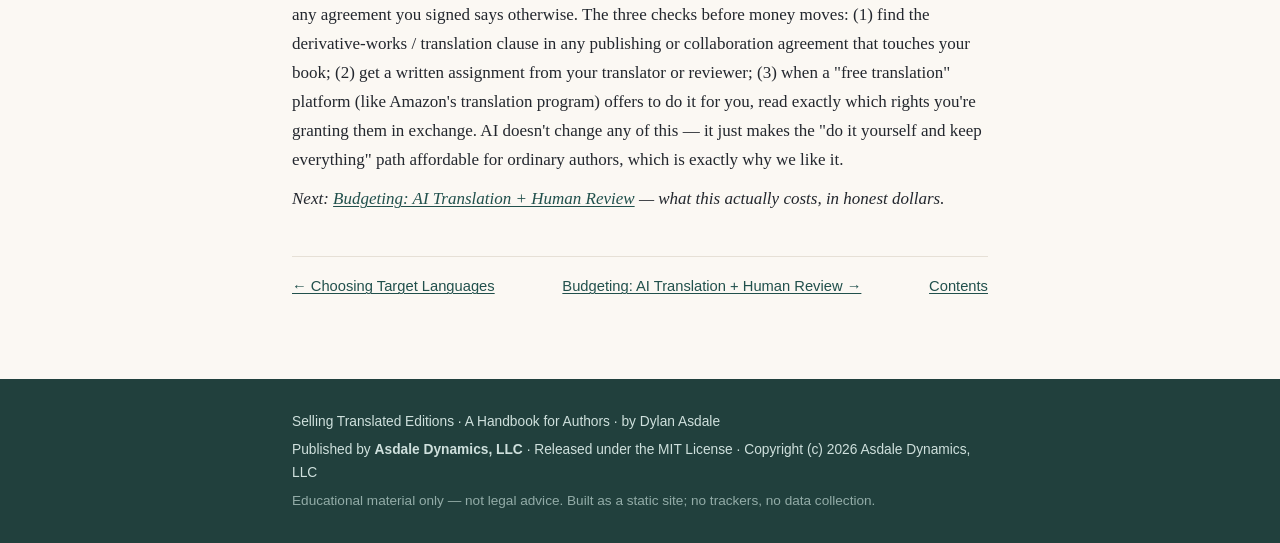
<file: site/02-rights-in-plain-english.html>
<!DOCTYPE html>
<html lang="en">
<head>
<meta charset="utf-8">
<meta name="viewport" content="width=device-width, initial-scale=1">
<title>Rights in Plain English · Selling Translated Editions</title>
<meta name="description" content="Who may translate what. Four author situations, AI-specific rights notes, and a rights memo you can adapt.">
<link rel="stylesheet" href="style.css">
</head>
<body>
<header class="masthead">
  <div class="wrap">
    <a class="brand" href="index.html">
      <span class="brand-book">Selling Translated Editions</span>
      <span class="brand-sub">A Handbook for Authors</span>
    </a>
    <p class="byline">by Dylan Asdale · Asdale Dynamics, LLC</p>
  </div>
</header>
<nav class="chapter-nav" aria-label="Chapters">
  <div class="wrap">
    <a href="00-introduction.html">Introduction</a>
    <a href="01-choosing-target-languages.html">Languages</a>
    <a href="02-rights-in-plain-english.html" aria-current="page">Rights</a>
    <a href="03-budgeting-ai-plus-human-review.html">Budget</a>
    <a href="04-the-workflow-draft-to-final.html">Workflow</a>
    <a href="05-bilingual-qa.html">QA</a>
    <a href="06-covers-subtitles-and-re-layout.html">Layout</a>
    <a href="07-marketing-to-readers-abroad.html">Marketing</a>
    <a href="08-going-live-staying-live.html">Going Live</a>
    <a href="09-checklists-and-templates.html">Templates</a>
  </div>
</nav>
<main class="wrap">
<article class="chapter">
<h1 id="top">Rights in Plain English</h1>
<p class="chapter-kicker">Chapter 2</p>
<p><strong>The one-sentence version:</strong> before translating your book, get a boring, written, definitive answer to "Do I have the exclusive right to publish translations, in this language, through these stores, for these years?" — and if any part of that sentence makes you pause, stop and check before spending money.</p>
<p>This chapter is not legal advice. It is a plain-English map of the rights landscape so you know which questions to ask and which answers should make you suspicious. When real money is on the line, ask a real lawyer.</p>
<h2 id="2-1-the-one-fact-everything-rests-on">2.1 The one fact everything rests on</h2>
<p><strong>Translations are separate works with their own copyright, and — this is the important part — the right to make them belongs to the owner of the original.</strong></p>
<p>If your book is translated without permission, that translation infringes your copyright. If someone puts a translation of your book on a store, you (or your publisher) can have it removed. Conversely, if you translate your own book, you own that translation yourself — <em>unless</em> your original publishing agreement promises your translations to someone else.</p>
<p>That is the whole foundation. Everything below is about the exceptions that sneak up on people.</p>
<h2 id="2-2-the-four-situations-you-might-be-in">2.2 The four situations you might be in</h2>
<h3 id="situation-a-you-self-published-everything-no-publisher-involved">Situation A — You self-published everything, no publisher involved</h3>
<p>This is the clean case, and it describes most authors reading a handbook like this one.</p>
<p><strong>You own:</strong> the original book, and the right to make and sell translations of it. Translations are new works based on your original, and since you're the original's owner, you can create them, hire someone else to help create them, and sell them.</p>
<p><strong>One wrinkle to know:</strong> your <em>translator's work product</em> also matters. If you pay a freelancer to translate (or to review your AI-assisted draft), you want it <strong>work-for-hire or a full assignment in writing</strong>, so the translation's copyright ends up with you or your LLC, not with the freelancer. This is Chapter 03's paperwork step; keep it in mind here: <em>rights flow in through writing, not through goodwill.</em></p>
<h3 id="situation-b-you-re-self-published-but-under-amazon-kdp-select-kindle-unlimited">Situation B — You're self-published but under Amazon KDP Select (Kindle Unlimited)</h3>
<p><strong>KDP Select does not block translation.</strong> KDP Select's exclusivity applies to <em>the digital distribution of the enrolled English edition</em> — it doesn't grant Amazon a lock on your rights to create other editions. Two things to verify though:</p>
<ol>
<li><strong>The translated edition is a different book file in a different language.</strong> You publish it as its own Kindle book, with its own ASIN, in the Spanish or German store. It is not "another distribution of the same title," which would collide with Select. Note: a <em>carousel</em> of translated titles isn't currently a thing in KDP — each language edition is its own book page.</li>
<li><strong>Check the terms when you publish the translation.</strong> Amazon's language- and store-specific rules change from time to time. Read the page you're actually publishing through — for five minutes, not five seconds — and if you see language about translations in Select, read <em>that</em> clause specifically.</li>
</ol>
<p>Also: with a translation of your own book, <strong>you own the translation</strong>, so you do <em>not</em> need Amazon's or anyone else's permission to publish it — only a clean understanding of where you <em>can</em> distribute it.</p>
<h3 id="situation-c-you-have-a-traditional-publisher-or-a-hybrid-press-on-the-original">Situation C — You have a traditional publisher, or a hybrid press, on the original</h3>
<p><strong>This is the situation where people get burned, so slow down.</strong></p>
<p>Standard traditional publishing agreements include a <strong>right to create and exploit derivative works</strong>, which explicitly includes translations. Depending on how the contract is written, the publisher may:</p>
<ul>
<li><strong>Hold the translation right exclusively</strong> — you cannot translate or commission a translation of your own book without the publisher's written permission.</li>
<li><strong>Hold it for certain territories or languages</strong> — you're free elsewhere.</li>
<li><strong>Hold it and be <em>planning</em> to sell foreign rights to a publisher abroad.</strong> Many mid-list and indie-press books quietly sell translation rights to foreign publishers for a modest advance. If your publisher does this while you're translating on your own, you can end up with your own unauthorized edition competing with a licensed edition. It would be an innocent, well-meaning mess, and messy is messy.</li>
<li><strong>Grant it back after some period</strong> — the right reverts to you if they haven't published a translation within X years.</li>
</ul>
<p><strong>What to do:</strong> read your agreement's sections on <em>derivative works</em>, <em>subsidiary rights</em>, <em>foreign rights</em>, and <em>translations</em>. If you can't find the answer in an afternoon of reading, email your editor and ask it in one sentence: <em>"Am I permitted to commission and publish a translation of the book myself, in [language], through [stores], while our agreement is active?"</em> Get the answer in writing, or in a short signed amendment. Do not proceed on a phone-call "sure, no problem."</p>
<p><strong>When a traditional publisher <em>wants</em> to handle translations:</strong> that is often a genuinely good deal — they have the infrastructure, editors, contacts, and advance money to do it properly. The trade is that they keep most or all of the translation rights and their revenue. If you're in this situation, weigh a publisher's translation offer against doing it yourself with AI-assisted translation (Chapter <a href="03-budgeting-ai-plus-human-review.html">03</a>); for most mid-list books, self-managed translation now grosses the author more, but the publisher route still wins on reach for books with broad international appeal.</p>
<h3 id="situation-d-you-wrote-with-a-co-author-ghostwriter-or-contributor">Situation D — You wrote with a co-author, ghostwriter, or contributor</h3>
<p>If any name other than yours owns a piece of the book, that person owns a piece of the translation right too. Specifically:</p>
<ul>
<li><strong>Co-author with shares:</strong> every co-owner must agree to translations and shares in proceeds. If you have a written collaboration agreement, read its "derivative works" line; if you don't have one, make one now that covers translations in plain language ("each co-owner may not commission translations without both signing").</li>
<li><strong>Ghostwriter with assignments:</strong> if a writing agreement transferred the full copyright to you, translations are yours alone. If the agreement granted you <em>a license</em> rather than full ownership, check whether derivatives are covered.</li>
<li><strong>Foreword writers, quoted material, adapted exercises:</strong> if you quote someone else's copyrighted text inside your book at any length, the right to translate that quote is theirs, not yours. Newsweek-level short fair-use quotes are usually fine; a quoted paragraph in a foreign language already counts as a new quotation at a (roughly) new scale. For extensive quoted material you don't own, either get permission from the original holder or cut the quote in the translated edition — quietly, and in a way that doesn't change your book's meaning.</li>
</ul>
<h2 id="2-3-territory-and-channels-two-words-that-quietly-change-what-mine-means">2.3 Territory and channels: two words that quietly change what "mine" means</h2>
<p><strong>Territory</strong> is <em>where</em> a translation can be sold. <strong>Channel</strong> is <em>through which stores</em>.</p>
<p>Since you own your own rights, the default answer is "everywhere, all stores." Three things to watch:</p>
<ol>
<li><strong>Amazon's translation program (when open) usually grants Amazon some or all rights to the translation <em>they</em> generate.</strong> That's the trade for the free machine-translation-plus-edit service. Read the offer; compare it against "I could pay a human reviewer a few hundred dollars and own everything."</li>
<li><strong>Territory-restricted distributor agreements.</strong> If you use a distributor other than a direct store, occasionally agreements include territorial restrictions by default. Unknown territory restrictions are rare but not nonexistent. Read the "Territory" and "License" sections of any publishing platform agreement you sign for a translated edition, the way you would for the original.</li>
<li><strong>Sales-tax and price-consistency realities per country.</strong> Chapter <a href="08-going-live-staying-live.html">08</a> walks through why a German market edition priced for Germany is different from one priced for the global store. That's not a rights issue, but it lives next door to the territory conversation.</li>
</ol>
<h2 id="2-4-rights-paperwork-you-actually-need-short-list">2.4 Rights paperwork you actually need (short list)</h2>
<p>Here is the exact short list. If any item is missing, that's the next thing to fix — not launching faster, not choosing a different cover font.</p>
<ol>
<li><strong>Proof you're the original's owner.</strong> Your KDP account, copyright registration, publisher agreement showing rights granted to you, or — if co-authored — a signed collaboration agreement covering translations.</li>
<li><strong>A written translator/reviewer agreement.</strong> One page is enough. It must say: full assignment (or work-for-hire) of copyright in the translation to you, payment terms, confidentiality, no right to publish the translation elsewhere, and a clause saying the deadline and deliverable are concrete. (Chapter 03 has a template.)</li>
<li><strong>A record of the source.</strong> Which <em>version</em> of your English file was it frozen at (date + filename)? This prevents "I fixed typos in the original" from quietly making your translated edition out of sync.</li>
<li><strong>Your own tracking of rights.</strong> A one-page memo to future-you: "Spanish edition: rights mine, review agreement dated DD/MM/YYYY, exclusivity none, published DD/MM/YYYY, stores XYZ." Fill it per language.</li>
<li><strong>If you'll sell translation rights to another publisher abroad later:</strong> a short, separate licensing agreement. You can license "translation and print rights in Germany, 5 years, €X advance" without it affecting your own editions elsewhere. You do not need an agent to make a simple rights-license agreement with a small foreign publisher, but an agent is worth the commission for deals at a major publisher.</li>
</ol>
<h2 id="2-5-ai-specific-rights-notes">2.5 AI-specific rights notes</h2>
<p>Because AI is in the mix here, three things come up that didn't use to:</p>
<h3 id="2-5-1-who-owns-ai-assisted-translation-output">2.5.1 "Who owns AI-assisted translation output?"</h3>
<p>Short answer in the practical case: <strong>you do</strong>, because a human (your reviewer) did the work of taking the AI's raw draft and turning it into publishable, human-quality text. In the United States, the Copyright Office requires <strong>human authorship</strong> for copyright registration. Raw AI output, unmodified, is a legal gray area; a translation that a fluent human reviewer has substantively reworked, corrected, and approved is a human-authored derivative work built on your original. Work-for-hire language in the reviewer's agreement covers it cleanly in either case.</p>
<p>This is one more reason the human review step is non-negotiable. It is not only for quality. <strong>It is what makes the edition a properly owned, human-authored work you can fully control and defend.</strong></p>
<h3 id="2-5-2-can-a-translator-claim-my-translation-output-belongs-to-them">2.5.2 "Can a translator claim my translation output belongs to them?"</h3>
<p>If your reviewer (or any freelancer) produced a translation under a work-for-hire/assignment agreement, no — they've assigned it to you. If a reviewer produces material <em>outside</em> the agreement (say, an entire re-translation of Chapter 14 on a weekend because they hated your draft), they still own that outside material until you cover it in an amended agreement. Practical rule: <strong>amend the agreement briefly whenever a new deliverable appears.</strong> One paragraph. Signed. Done.</p>
<h3 id="2-5-3-do-i-have-to-disclose-that-ai-was-used">2.5.3 "Do I have to disclose that AI was used?"</h3>
<p>No law requires disclosure in most major markets, and Amazon's KDP terms do not require it for AI-assisted translation where a human has done substantive work. But disclosure is a <strong>brand choice</strong>, not a requirement. Some authors say clearly on their copyright page: <em>"Spanish edition translated with AI assistance and reviewed by [Name], professional translator."</em> Others don't mention it. The one thing we advise against is claiming a human translator produced 100% of a machine-drafted book. Beyond ethics, it creates a review-time bomb: readers in that language can tell within a page. Be honest and let the quality do the talking.</p>
<p>Platform disclosure policies have been tightening, so <strong>re-read the disclosure policy of each store before you publish</strong>. Policies have been moving toward "AI-assisted is fine when a human did substantive work; AI-generated with no human step is disallowed" in some categories. Chapter <a href="08-going-live-staying-live.html">08</a> has the pre-publish checklist, which includes a policy check.</p>
<h2 id="2-6-morality-clauses-defamation-and-cultural-notes-brief-but-real">2.6 Morality clauses, defamation, and cultural notes (brief but real)</h2>
<p>Three non-copyright notes that occasionally bite authors in translation:</p>
<ol>
<li><strong>Claims that don't travel.</strong> A sentence like "the best bookkeeping app in America" is fine in English and weird in Germany, where Amazon has its own top-seller reality. Also, hard medical-claims and promise-of-outcome language often get buffed down by reviewers in healing-adjacent languages. Ask your reviewer to flag any claim that would be <em>legally riskier or factually odd</em> in their language, not just awkward.</li>
<li><strong>Defamation risk of a <em>repeated</em> fact.</strong> Facts in your book about specific private individuals generally still need to be accurate in translation, though "translated from the English original" language on your copyright page is a common softener.</li>
<li><strong>Photos and art.</strong> If your original book uses photos you licensed from stock or borrowed, check whether the license is worldwide and translation-agnostic (most are). If you license <em>new</em> images for the translated cover (Chapter <a href="06-covers-subtitles-and-re-layout.html">06</a>), get worldwide print + digital rights.</li>
</ol>
<h2 id="2-7-a-plain-english-rights-note-you-can-adapt">2.7 A plain-English rights note you can adapt</h2>
<p>Chapter <a href="09-checklists-and-templates.html">09</a> contains a full fill-in template; here's the shape of it in case you want to paste something minimal into your publishing memo today:</p>
<blockquote><p><strong>Translation rights memo — [Language] edition of [Book Title]</strong></p><p>Date: [YYYY-MM-DD]</p><p></p><p><strong>Original work:</strong> [Book Title], copyright (c) [Year] [Author / LLC]. I am the owner of the original work and hold the exclusive right to create and publish translations, per [describe evidence: KDP self-publishing account / signed publisher agreement granting subsidiary rights to me / collaboration agreement dated YYYY-MM-DD signed by all co-owners].</p><p></p><p><strong>This translation:</strong> created by me (as author/LLC) with AI-assisted translation tools, and reviewed, corrected, and approved by [Reviewer Name], a fluent [Language] professional, on [date], under a written agreement dated [date] assigning the translation's copyright to [me/My LLC].</p><p></p><p><strong>Scope:</strong> worldwide, all channels, no exclusivity, no third-party translation license currently in force.</p><p></p><p><strong>Known limits:</strong> [anything relevant — e.g., "quoted excerpt from [Source] used with written permission dated DD/MM/YYYY, permission covers translation into [Language]"; or "none"].</p><p></p><p>Signed: [Name], [Title], [LLC]</p></blockquote>
<p>That memo is not a legal document. It is an evidence trail that keeps you honest and keeps any future co-publisher, accountant, translator, or lawyer from having to reconstruct your rights from email threads.</p>
<h2 id="bottom-line">Bottom line</h2>
<p>You almost certainly have the right to translate your own book — <em>if</em> you self-published and nothing in any agreement you signed says otherwise. The three checks before money moves: (1) find the derivative-works / translation clause in any publishing or collaboration agreement that touches your book; (2) get a written assignment from your translator or reviewer; (3) when a "free translation" platform (like Amazon's translation program) offers to do it for you, read exactly which rights you're granting them in exchange. AI doesn't change any of this — it just makes the "do it yourself and keep everything" path affordable for ordinary authors, which is exactly why we like it.</p>
<p><em>Next: <a href="03-budgeting-ai-plus-human-review.html">Budgeting: AI Translation + Human Review</a> — what this actually costs, in honest dollars.</em></p>
</article>
<nav class="pager">
  <a href="01-choosing-target-languages.html">← Choosing Target Languages</a>
  <a href="03-budgeting-ai-plus-human-review.html">Budgeting: AI Translation + Human Review →</a>
  <a class="toc-link" href="index.html">Contents</a>
</nav>
</main>
<footer>
  <div class="wrap">
    <p>Selling Translated Editions · A Handbook for Authors · by Dylan Asdale</p>
    <p>Published by <strong>Asdale Dynamics, LLC</strong> · Released under the MIT License ·
       Copyright (c) 2026 Asdale Dynamics, LLC</p>
    <p class="fine">Educational material only — not legal advice. Built as a static site; no trackers, no data collection.</p>
  </div>
</footer>

</body>
</html>
</file>
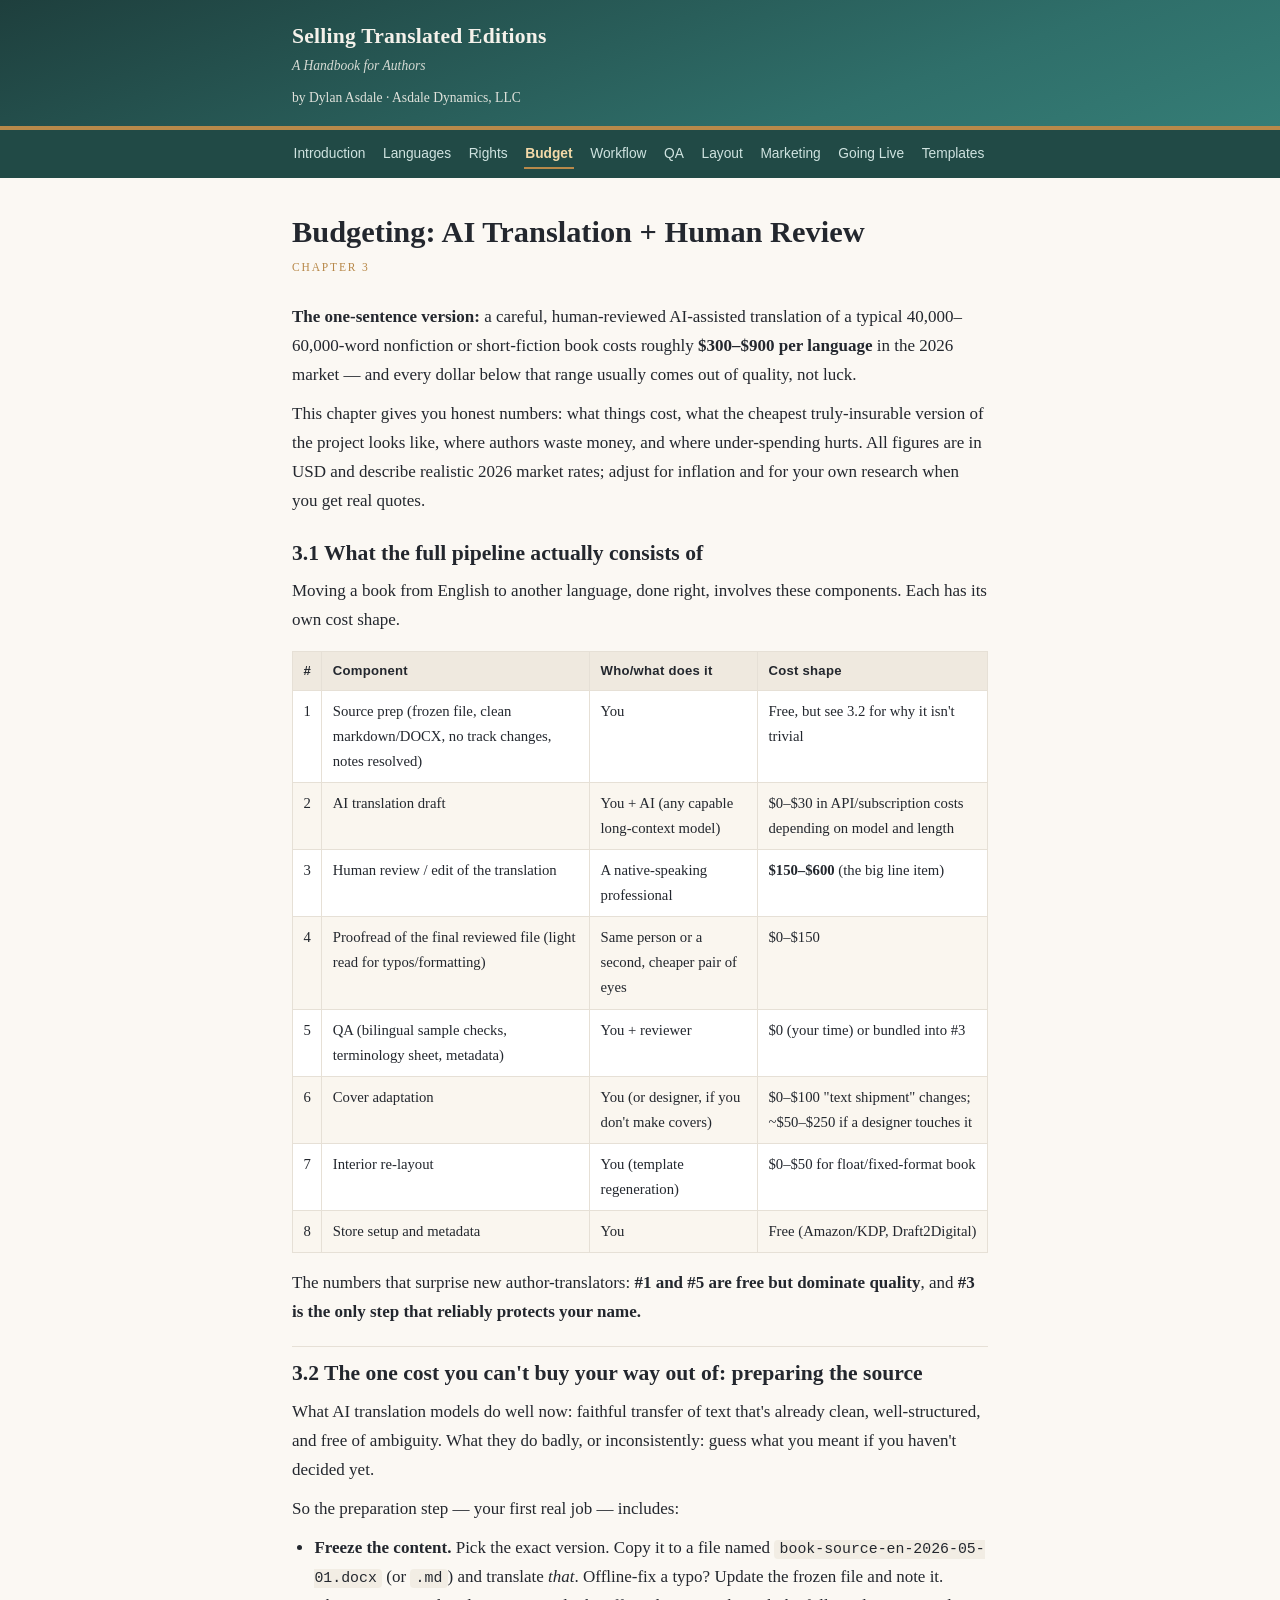
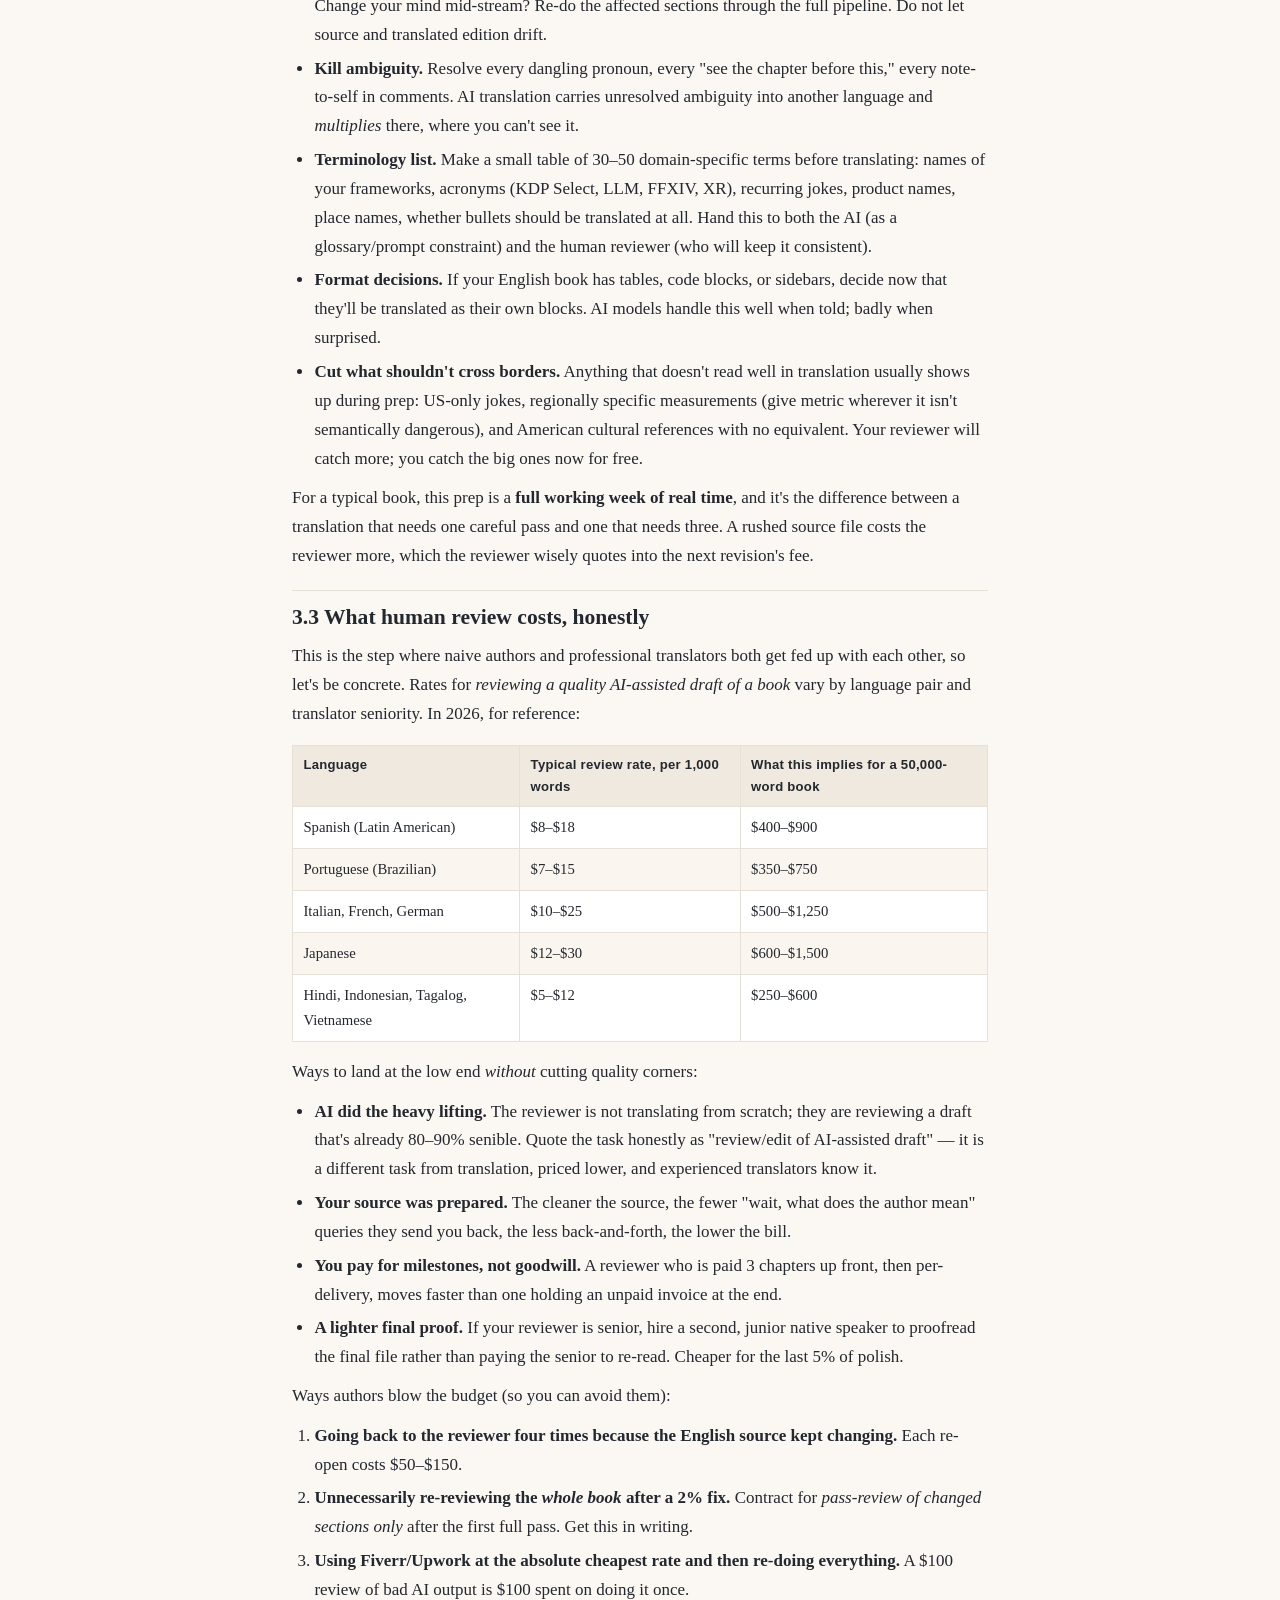
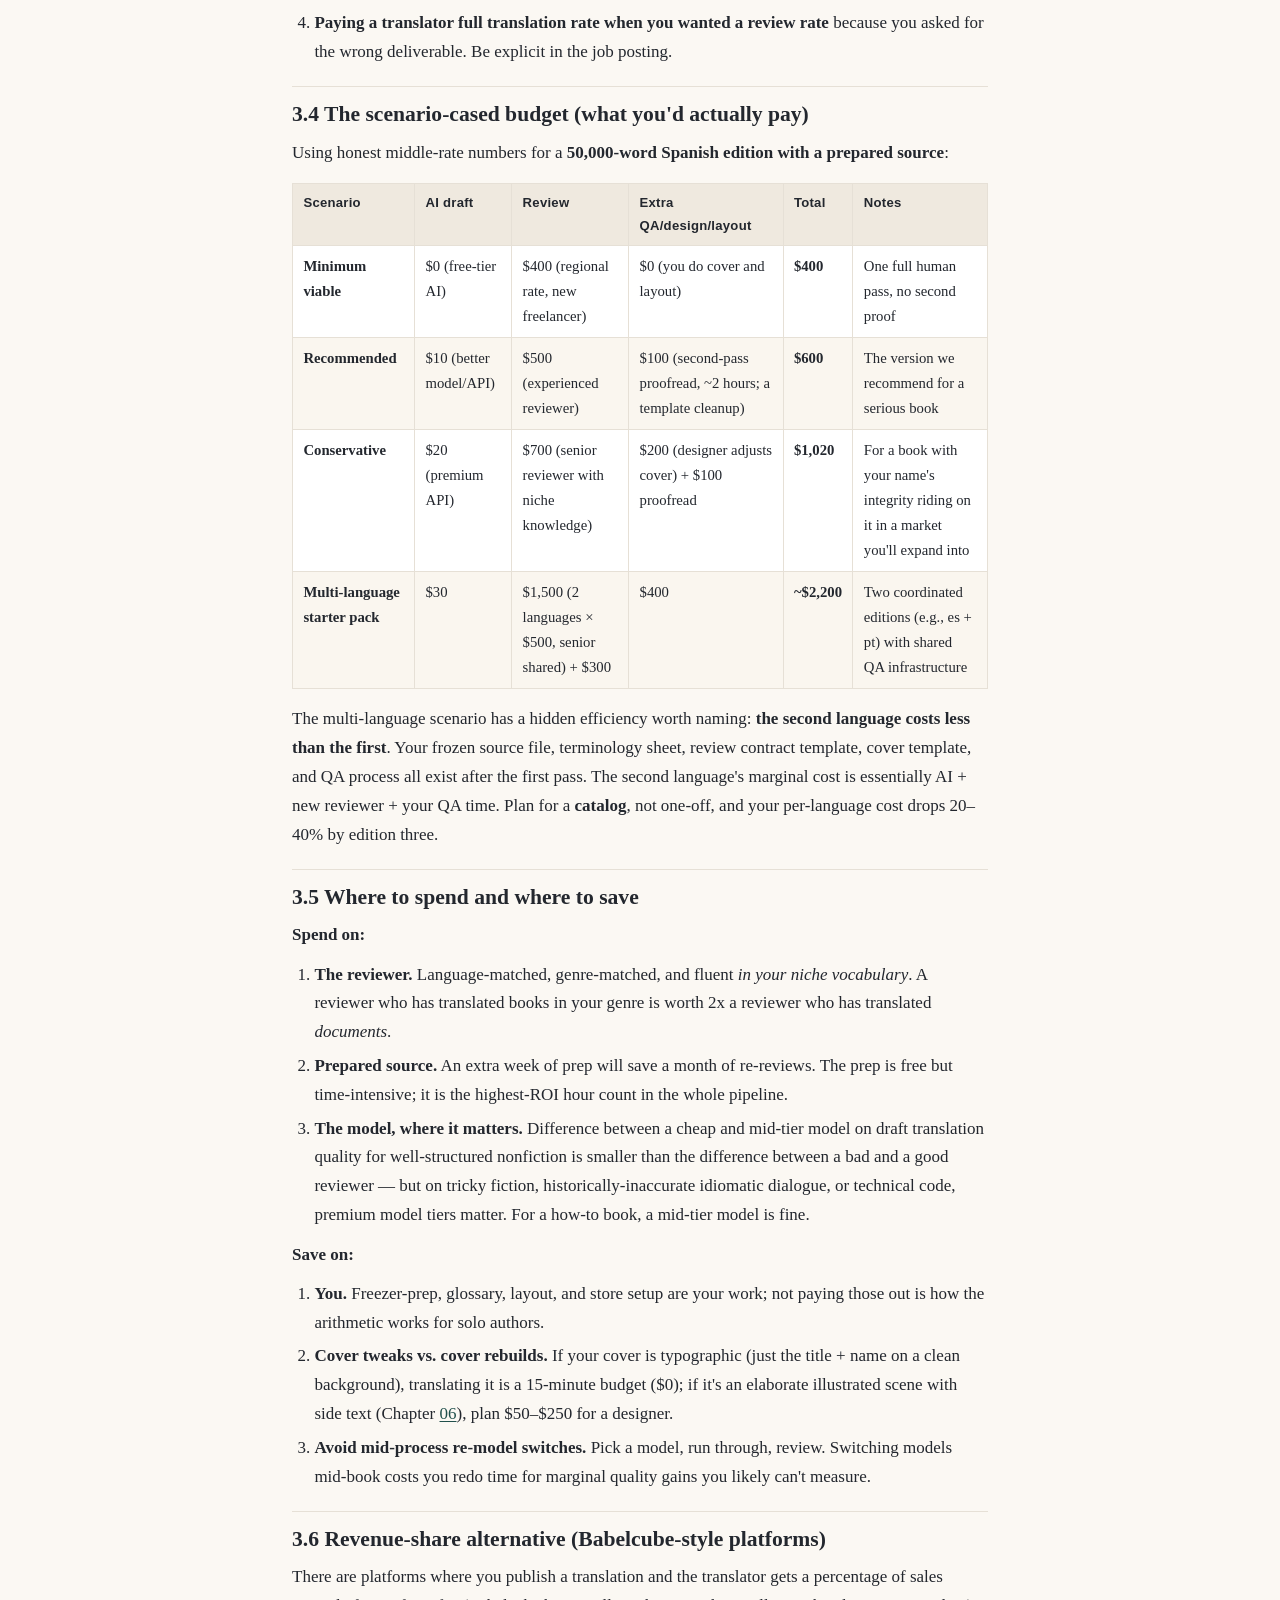
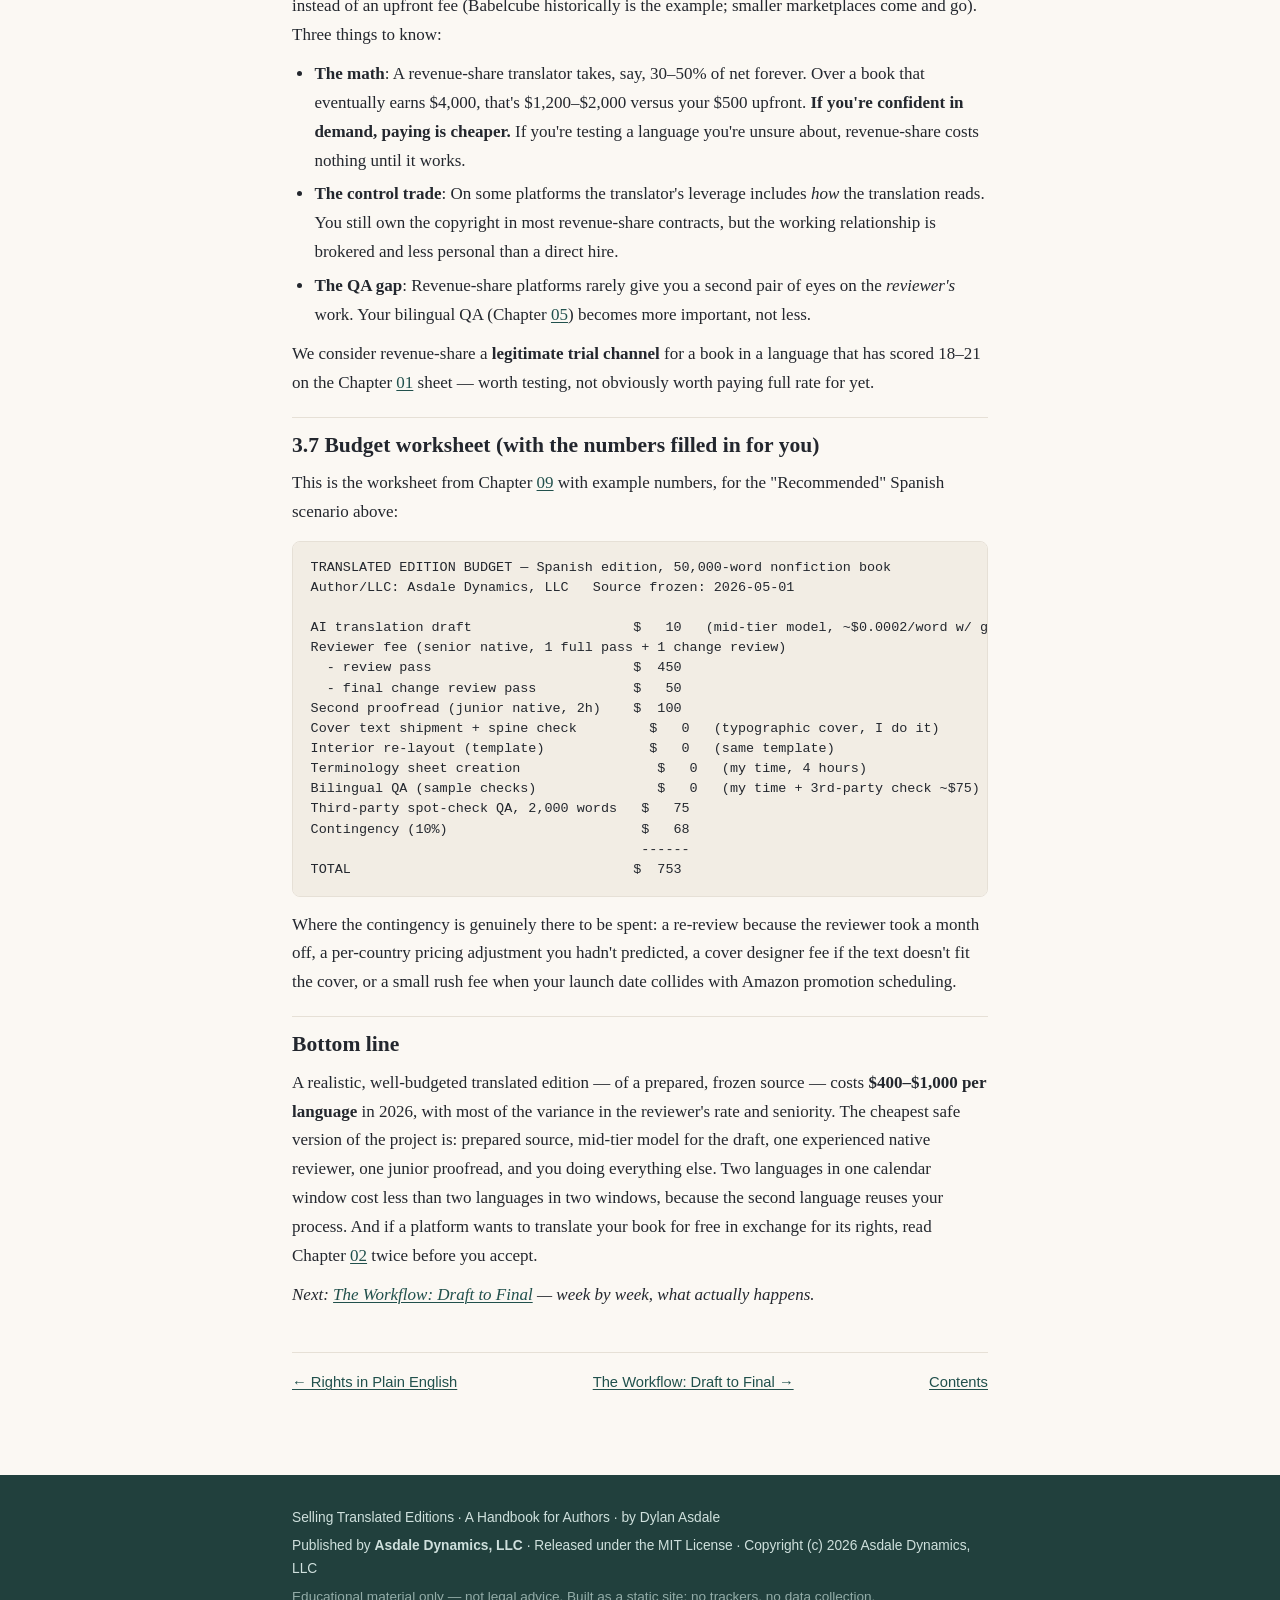
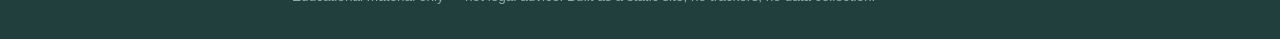
<file: site/03-budgeting-ai-plus-human-review.html>
<!DOCTYPE html>
<html lang="en">
<head>
<meta charset="utf-8">
<meta name="viewport" content="width=device-width, initial-scale=1">
<title>Budgeting: AI Translation + Human Review · Selling Translated Editions</title>
<meta name="description" content="Honest 2026 price ranges: where every dollar goes and the cheapest version that still protects your name.">
<link rel="stylesheet" href="style.css">
</head>
<body>
<header class="masthead">
  <div class="wrap">
    <a class="brand" href="index.html">
      <span class="brand-book">Selling Translated Editions</span>
      <span class="brand-sub">A Handbook for Authors</span>
    </a>
    <p class="byline">by Dylan Asdale · Asdale Dynamics, LLC</p>
  </div>
</header>
<nav class="chapter-nav" aria-label="Chapters">
  <div class="wrap">
    <a href="00-introduction.html">Introduction</a>
    <a href="01-choosing-target-languages.html">Languages</a>
    <a href="02-rights-in-plain-english.html">Rights</a>
    <a href="03-budgeting-ai-plus-human-review.html" aria-current="page">Budget</a>
    <a href="04-the-workflow-draft-to-final.html">Workflow</a>
    <a href="05-bilingual-qa.html">QA</a>
    <a href="06-covers-subtitles-and-re-layout.html">Layout</a>
    <a href="07-marketing-to-readers-abroad.html">Marketing</a>
    <a href="08-going-live-staying-live.html">Going Live</a>
    <a href="09-checklists-and-templates.html">Templates</a>
  </div>
</nav>
<main class="wrap">
<article class="chapter">
<h1 id="top">Budgeting: AI Translation + Human Review</h1>
<p class="chapter-kicker">Chapter 3</p>
<p><strong>The one-sentence version:</strong> a careful, human-reviewed AI-assisted translation of a typical 40,000–60,000-word nonfiction or short-fiction book costs roughly <strong>$300–$900 per language</strong> in the 2026 market — and every dollar below that range usually comes out of quality, not luck.</p>
<p>This chapter gives you honest numbers: what things cost, what the cheapest truly-insurable version of the project looks like, where authors waste money, and where under-spending hurts. All figures are in USD and describe realistic 2026 market rates; adjust for inflation and for your own research when you get real quotes.</p>
<h2 id="3-1-what-the-full-pipeline-actually-consists-of">3.1 What the full pipeline actually consists of</h2>
<p>Moving a book from English to another language, done right, involves these components. Each has its own cost shape.</p>
<table><thead><tr><th>#</th><th>Component</th><th>Who/what does it</th><th>Cost shape</th></tr></thead>
<tbody>
<tr><td>1</td><td>Source prep (frozen file, clean markdown/DOCX, no track changes, notes resolved)</td><td>You</td><td>Free, but see 3.2 for why it isn't trivial</td></tr>
<tr><td>2</td><td>AI translation draft</td><td>You + AI (any capable long-context model)</td><td>$0–$30 in API/subscription costs depending on model and length</td></tr>
<tr><td>3</td><td>Human review / edit of the translation</td><td>A native-speaking professional</td><td><strong>$150–$600</strong> (the big line item)</td></tr>
<tr><td>4</td><td>Proofread of the final reviewed file (light read for typos/formatting)</td><td>Same person or a second, cheaper pair of eyes</td><td>$0–$150</td></tr>
<tr><td>5</td><td>QA (bilingual sample checks, terminology sheet, metadata)</td><td>You + reviewer</td><td>$0 (your time) or bundled into #3</td></tr>
<tr><td>6</td><td>Cover adaptation</td><td>You (or designer, if you don't make covers)</td><td>$0–$100 "text shipment" changes; ~$50–$250 if a designer touches it</td></tr>
<tr><td>7</td><td>Interior re-layout</td><td>You (template regeneration)</td><td>$0–$50 for float/fixed-format book</td></tr>
<tr><td>8</td><td>Store setup and metadata</td><td>You</td><td>Free (Amazon/KDP, Draft2Digital)</td></tr>
</tbody></table>
<p>The numbers that surprise new author-translators: <strong>#1 and #5 are free but dominate quality</strong>, and <strong>#3 is the only step that reliably protects your name.</strong></p>
<h2 id="3-2-the-one-cost-you-can-t-buy-your-way-out-of-preparing-the-source">3.2 The one cost you can't buy your way out of: preparing the source</h2>
<p>What AI translation models do well now: faithful transfer of text that's already clean, well-structured, and free of ambiguity. What they do badly, or inconsistently: guess what you meant if you haven't decided yet.</p>
<p>So the preparation step — your first real job — includes:</p>
<ul>
<li><strong>Freeze the content.</strong> Pick the exact version. Copy it to a file named <code>book-source-en-2026-05-01.docx</code> (or <code>.md</code>) and translate <em>that</em>. Offline-fix a typo? Update the frozen file and note it. Change your mind mid-stream? Re-do the affected sections through the full pipeline. Do not let source and translated edition drift.</li>
<li><strong>Kill ambiguity.</strong> Resolve every dangling pronoun, every "see the chapter before this," every note-to-self in comments. AI translation carries unresolved ambiguity into another language and <em>multiplies</em> there, where you can't see it.</li>
<li><strong>Terminology list.</strong> Make a small table of 30–50 domain-specific terms before translating: names of your frameworks, acronyms (KDP Select, LLM, FFXIV, XR), recurring jokes, product names, place names, whether bullets should be translated at all. Hand this to both the AI (as a glossary/prompt constraint) and the human reviewer (who will keep it consistent).</li>
<li><strong>Format decisions.</strong> If your English book has tables, code blocks, or sidebars, decide now that they'll be translated as their own blocks. AI models handle this well when told; badly when surprised.</li>
<li><strong>Cut what shouldn't cross borders.</strong> Anything that doesn't read well in translation usually shows up during prep: US-only jokes, regionally specific measurements (give metric wherever it isn't semantically dangerous), and American cultural references with no equivalent. Your reviewer will catch more; you catch the big ones now for free.</li>
</ul>
<p>For a typical book, this prep is a <strong>full working week of real time</strong>, and it's the difference between a translation that needs one careful pass and one that needs three. A rushed source file costs the reviewer more, which the reviewer wisely quotes into the next revision's fee.</p>
<h2 id="3-3-what-human-review-costs-honestly">3.3 What human review costs, honestly</h2>
<p>This is the step where naive authors and professional translators both get fed up with each other, so let's be concrete. Rates for <em>reviewing a quality AI-assisted draft of a book</em> vary by language pair and translator seniority. In 2026, for reference:</p>
<table><thead><tr><th>Language</th><th>Typical review rate, per 1,000 words</th><th>What this implies for a 50,000-word book</th></tr></thead>
<tbody>
<tr><td>Spanish (Latin American)</td><td>$8–$18</td><td>$400–$900</td></tr>
<tr><td>Portuguese (Brazilian)</td><td>$7–$15</td><td>$350–$750</td></tr>
<tr><td>Italian, French, German</td><td>$10–$25</td><td>$500–$1,250</td></tr>
<tr><td>Japanese</td><td>$12–$30</td><td>$600–$1,500</td></tr>
<tr><td>Hindi, Indonesian, Tagalog, Vietnamese</td><td>$5–$12</td><td>$250–$600</td></tr>
</tbody></table>
<p>Ways to land at the low end <em>without</em> cutting quality corners:</p>
<ul>
<li><strong>AI did the heavy lifting.</strong> The reviewer is not translating from scratch; they are reviewing a draft that's already 80–90% senible. Quote the task honestly as "review/edit of AI-assisted draft" — it is a different task from translation, priced lower, and experienced translators know it.</li>
<li><strong>Your source was prepared.</strong> The cleaner the source, the fewer "wait, what does the author mean" queries they send you back, the less back-and-forth, the lower the bill.</li>
<li><strong>You pay for milestones, not goodwill.</strong> A reviewer who is paid 3 chapters up front, then per-delivery, moves faster than one holding an unpaid invoice at the end.</li>
<li><strong>A lighter final proof.</strong> If your reviewer is senior, hire a second, junior native speaker to proofread the final file rather than paying the senior to re-read. Cheaper for the last 5% of polish.</li>
</ul>
<p>Ways authors blow the budget (so you can avoid them):</p>
<ol>
<li><strong>Going back to the reviewer four times because the English source kept changing.</strong> Each re-open costs $50–$150.</li>
<li><strong>Unnecessarily re-reviewing the <em>whole book</em> after a 2% fix.</strong> Contract for <em>pass-review of changed sections only</em> after the first full pass. Get this in writing.</li>
<li><strong>Using Fiverr/Upwork at the absolute cheapest rate and then re-doing everything.</strong> A $100 review of bad AI output is $100 spent on doing it once.</li>
<li><strong>Paying a translator full translation rate when you wanted a review rate</strong> because you asked for the wrong deliverable. Be explicit in the job posting.</li>
</ol>
<h2 id="3-4-the-scenario-cased-budget-what-you-d-actually-pay">3.4 The scenario-cased budget (what you'd actually pay)</h2>
<p>Using honest middle-rate numbers for a <strong>50,000-word Spanish edition with a prepared source</strong>:</p>
<table><thead><tr><th>Scenario</th><th>AI draft</th><th>Review</th><th>Extra QA/design/layout</th><th>Total</th><th>Notes</th></tr></thead>
<tbody>
<tr><td><strong>Minimum viable</strong></td><td>$0 (free-tier AI)</td><td>$400 (regional rate, new freelancer)</td><td>$0 (you do cover and layout)</td><td><strong>$400</strong></td><td>One full human pass, no second proof</td></tr>
<tr><td><strong>Recommended</strong></td><td>$10 (better model/API)</td><td>$500 (experienced reviewer)</td><td>$100 (second-pass proofread, ~2 hours; a template cleanup)</td><td><strong>$600</strong></td><td>The version we recommend for a serious book</td></tr>
<tr><td><strong>Conservative</strong></td><td>$20 (premium API)</td><td>$700 (senior reviewer with niche knowledge)</td><td>$200 (designer adjusts cover) + $100 proofread</td><td><strong>$1,020</strong></td><td>For a book with your name's integrity riding on it in a market you'll expand into</td></tr>
<tr><td><strong>Multi-language starter pack</strong></td><td>$30</td><td>$1,500 (2 languages × $500, senior shared) + $300</td><td>$400</td><td><strong>~$2,200</strong></td><td>Two coordinated editions (e.g., es + pt) with shared QA infrastructure</td></tr>
</tbody></table>
<p>The multi-language scenario has a hidden efficiency worth naming: <strong>the second language costs less than the first</strong>. Your frozen source file, terminology sheet, review contract template, cover template, and QA process all exist after the first pass. The second language's marginal cost is essentially AI + new reviewer + your QA time. Plan for a <strong>catalog</strong>, not one-off, and your per-language cost drops 20–40% by edition three.</p>
<h2 id="3-5-where-to-spend-and-where-to-save">3.5 Where to spend and where to save</h2>
<p><strong>Spend on:</strong></p>
<ol>
<li><strong>The reviewer.</strong> Language-matched, genre-matched, and fluent <em>in your niche vocabulary</em>. A reviewer who has translated books in your genre is worth 2x a reviewer who has translated <em>documents</em>.</li>
<li><strong>Prepared source.</strong> An extra week of prep will save a month of re-reviews. The prep is free but time-intensive; it is the highest-ROI hour count in the whole pipeline.</li>
<li><strong>The model, where it matters.</strong> Difference between a cheap and mid-tier model on draft translation quality for well-structured nonfiction is smaller than the difference between a bad and a good reviewer — but on tricky fiction, historically-inaccurate idiomatic dialogue, or technical code, premium model tiers matter. For a how-to book, a mid-tier model is fine.</li>
</ol>
<p><strong>Save on:</strong></p>
<ol>
<li><strong>You.</strong> Freezer-prep, glossary, layout, and store setup are your work; not paying those out is how the arithmetic works for solo authors.</li>
<li><strong>Cover tweaks vs. cover rebuilds.</strong> If your cover is typographic (just the title + name on a clean background), translating it is a 15-minute budget ($0); if it's an elaborate illustrated scene with side text (Chapter <a href="06-covers-subtitles-and-re-layout.html">06</a>), plan $50–$250 for a designer.</li>
<li><strong>Avoid mid-process re-model switches.</strong> Pick a model, run through, review. Switching models mid-book costs you redo time for marginal quality gains you likely can't measure.</li>
</ol>
<h2 id="3-6-revenue-share-alternative-babelcube-style-platforms">3.6 Revenue-share alternative (Babelcube-style platforms)</h2>
<p>There are platforms where you publish a translation and the translator gets a percentage of sales instead of an upfront fee (Babelcube historically is the example; smaller marketplaces come and go). Three things to know:</p>
<ul>
<li><strong>The math</strong>: A revenue-share translator takes, say, 30–50% of net forever. Over a book that eventually earns $4,000, that's $1,200–$2,000 versus your $500 upfront. <strong>If you're confident in demand, paying is cheaper.</strong> If you're testing a language you're unsure about, revenue-share costs nothing until it works.</li>
<li><strong>The control trade</strong>: On some platforms the translator's leverage includes <em>how</em> the translation reads. You still own the copyright in most revenue-share contracts, but the working relationship is brokered and less personal than a direct hire.</li>
<li><strong>The QA gap</strong>: Revenue-share platforms rarely give you a second pair of eyes on the <em>reviewer's</em> work. Your bilingual QA (Chapter <a href="05-bilingual-qa.html">05</a>) becomes more important, not less.</li>
</ul>
<p>We consider revenue-share a <strong>legitimate trial channel</strong> for a book in a language that has scored 18–21 on the Chapter <a href="01-choosing-target-languages.html">01</a> sheet — worth testing, not obviously worth paying full rate for yet.</p>
<h2 id="3-7-budget-worksheet-with-the-numbers-filled-in-for-you">3.7 Budget worksheet (with the numbers filled in for you)</h2>
<p>This is the worksheet from Chapter <a href="09-checklists-and-templates.html">09</a> with example numbers, for the "Recommended" Spanish scenario above:</p>
<pre><code>TRANSLATED EDITION BUDGET — Spanish edition, 50,000-word nonfiction book
Author/LLC: Asdale Dynamics, LLC   Source frozen: 2026-05-01

AI translation draft                    $   10   (mid-tier model, ~$0.0002/word w/ glossary)
Reviewer fee (senior native, 1 full pass + 1 change review)
  - review pass                         $  450
  - final change review pass            $   50
Second proofread (junior native, 2h)    $  100
Cover text shipment + spine check         $   0   (typographic cover, I do it)
Interior re-layout (template)             $   0   (same template)
Terminology sheet creation                 $   0   (my time, 4 hours)
Bilingual QA (sample checks)               $   0   (my time + 3rd-party check ~$75)
Third-party spot-check QA, 2,000 words   $   75
Contingency (10%)                        $   68
                                         ------
TOTAL                                   $  753</code></pre>
<p>Where the contingency is genuinely there to be spent: a re-review because the reviewer took a month off, a per-country pricing adjustment you hadn't predicted, a cover designer fee if the text doesn't fit the cover, or a small rush fee when your launch date collides with Amazon promotion scheduling.</p>
<h2 id="bottom-line">Bottom line</h2>
<p>A realistic, well-budgeted translated edition — of a prepared, frozen source — costs <strong>$400–$1,000 per language</strong> in 2026, with most of the variance in the reviewer's rate and seniority. The cheapest safe version of the project is: prepared source, mid-tier model for the draft, one experienced native reviewer, one junior proofread, and you doing everything else. Two languages in one calendar window cost less than two languages in two windows, because the second language reuses your process. And if a platform wants to translate your book for free in exchange for its rights, read Chapter <a href="02-rights-in-plain-english.html">02</a> twice before you accept.</p>
<p><em>Next: <a href="04-the-workflow-draft-to-final.html">The Workflow: Draft to Final</a> — week by week, what actually happens.</em></p>
</article>
<nav class="pager">
  <a href="02-rights-in-plain-english.html">← Rights in Plain English</a>
  <a href="04-the-workflow-draft-to-final.html">The Workflow: Draft to Final →</a>
  <a class="toc-link" href="index.html">Contents</a>
</nav>
</main>
<footer>
  <div class="wrap">
    <p>Selling Translated Editions · A Handbook for Authors · by Dylan Asdale</p>
    <p>Published by <strong>Asdale Dynamics, LLC</strong> · Released under the MIT License ·
       Copyright (c) 2026 Asdale Dynamics, LLC</p>
    <p class="fine">Educational material only — not legal advice. Built as a static site; no trackers, no data collection.</p>
  </div>
</footer>

</body>
</html>
</file>
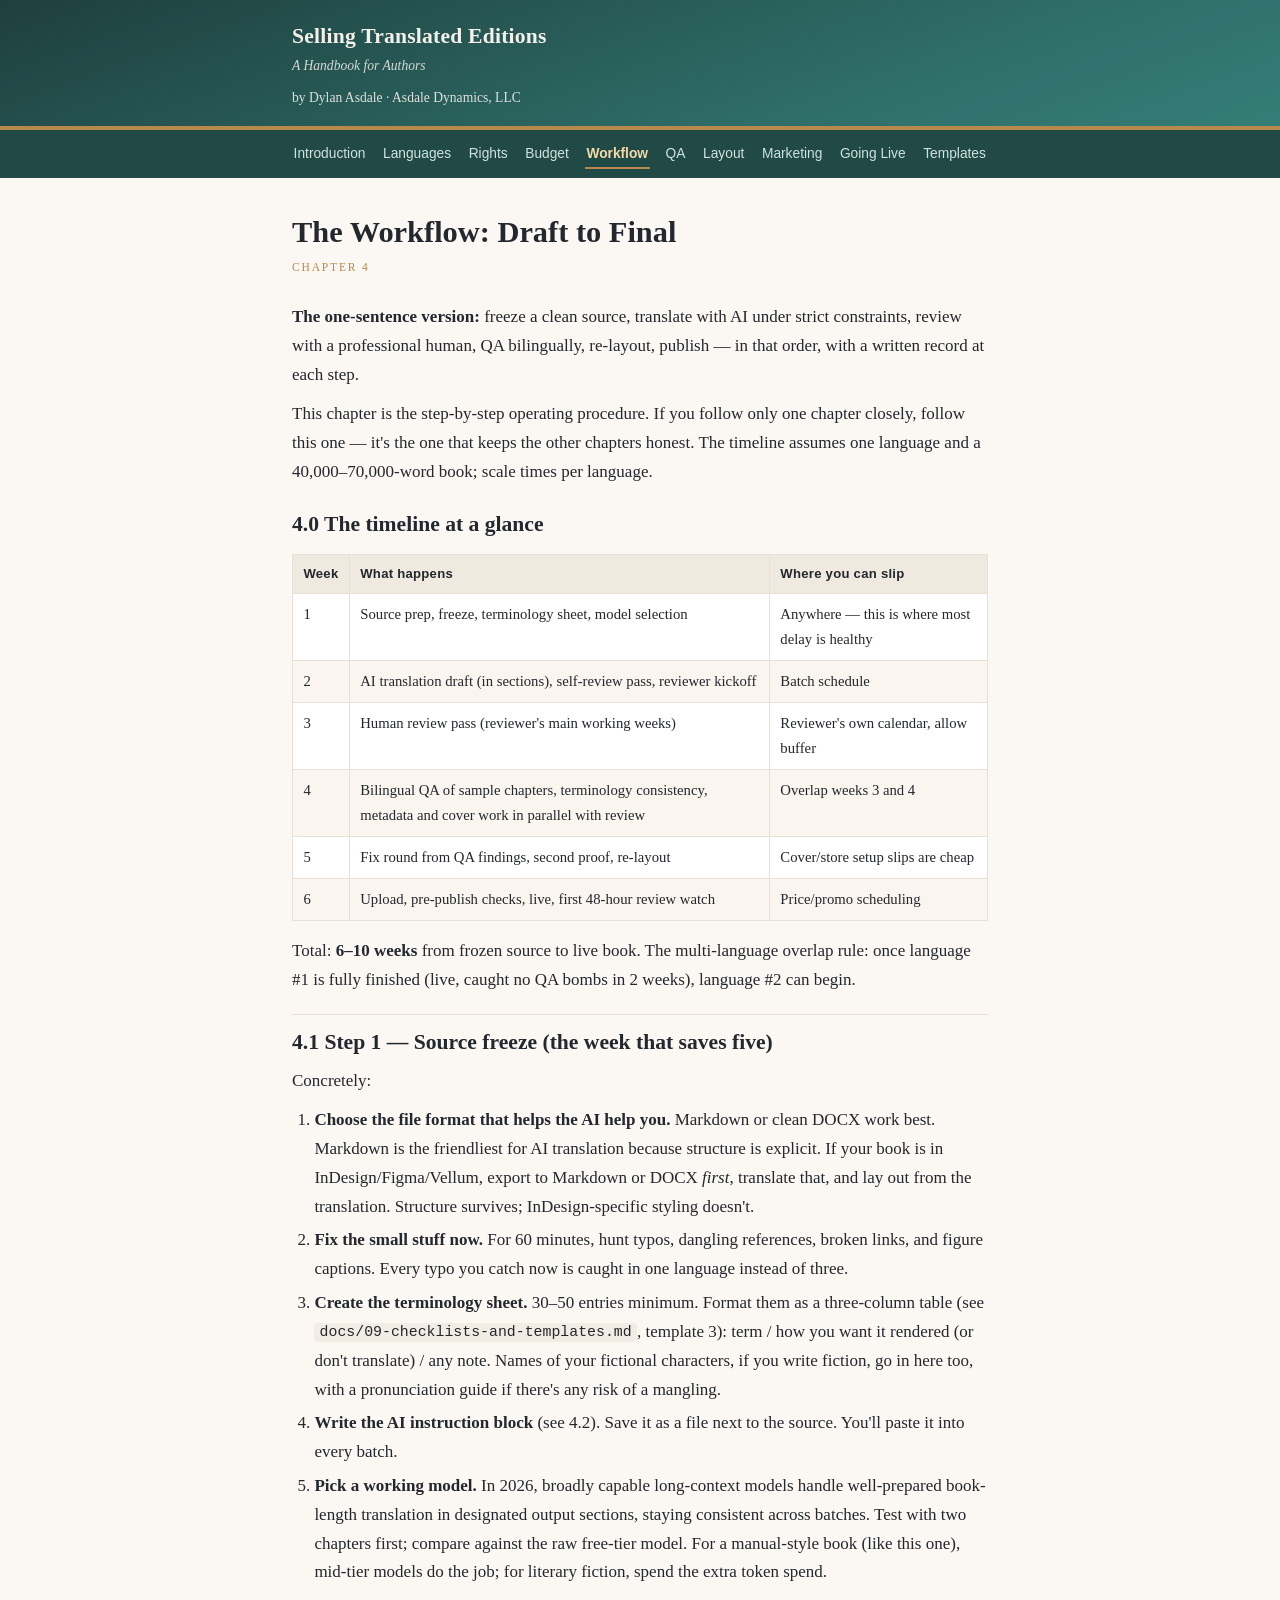
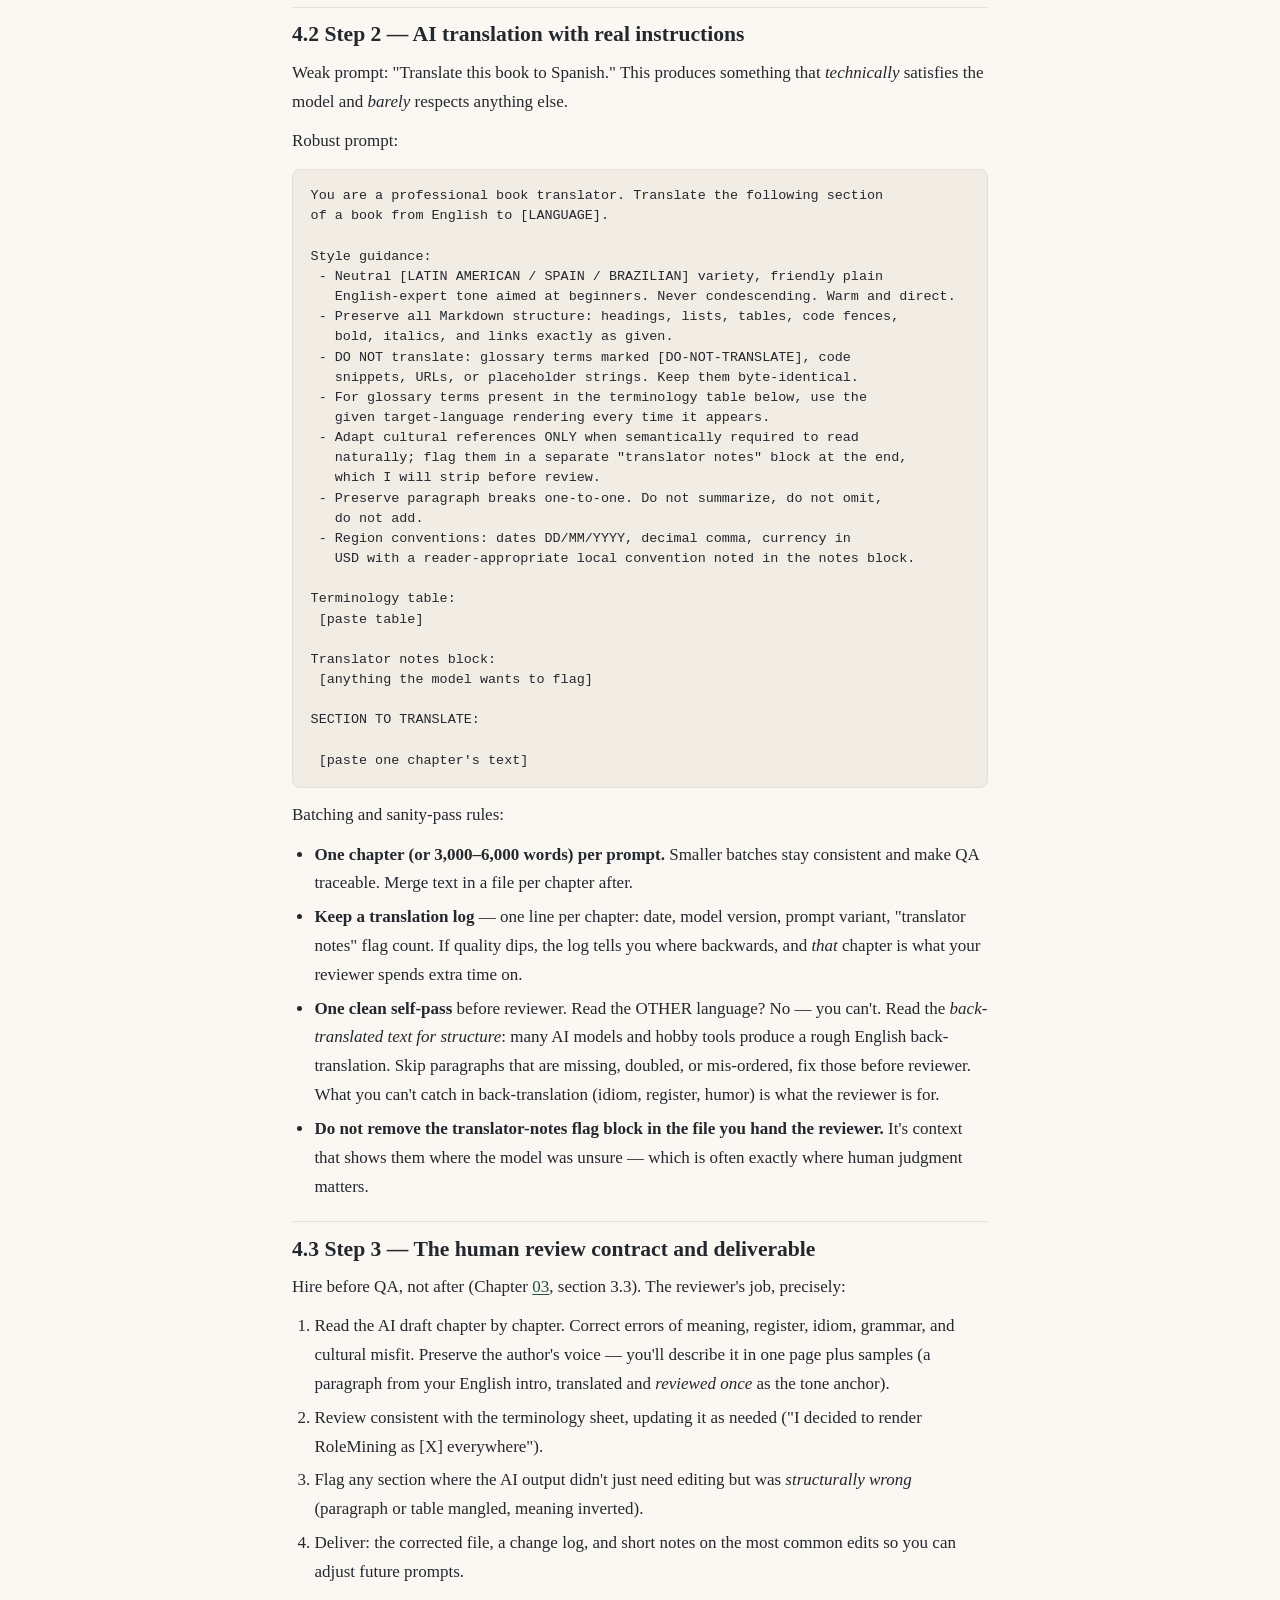
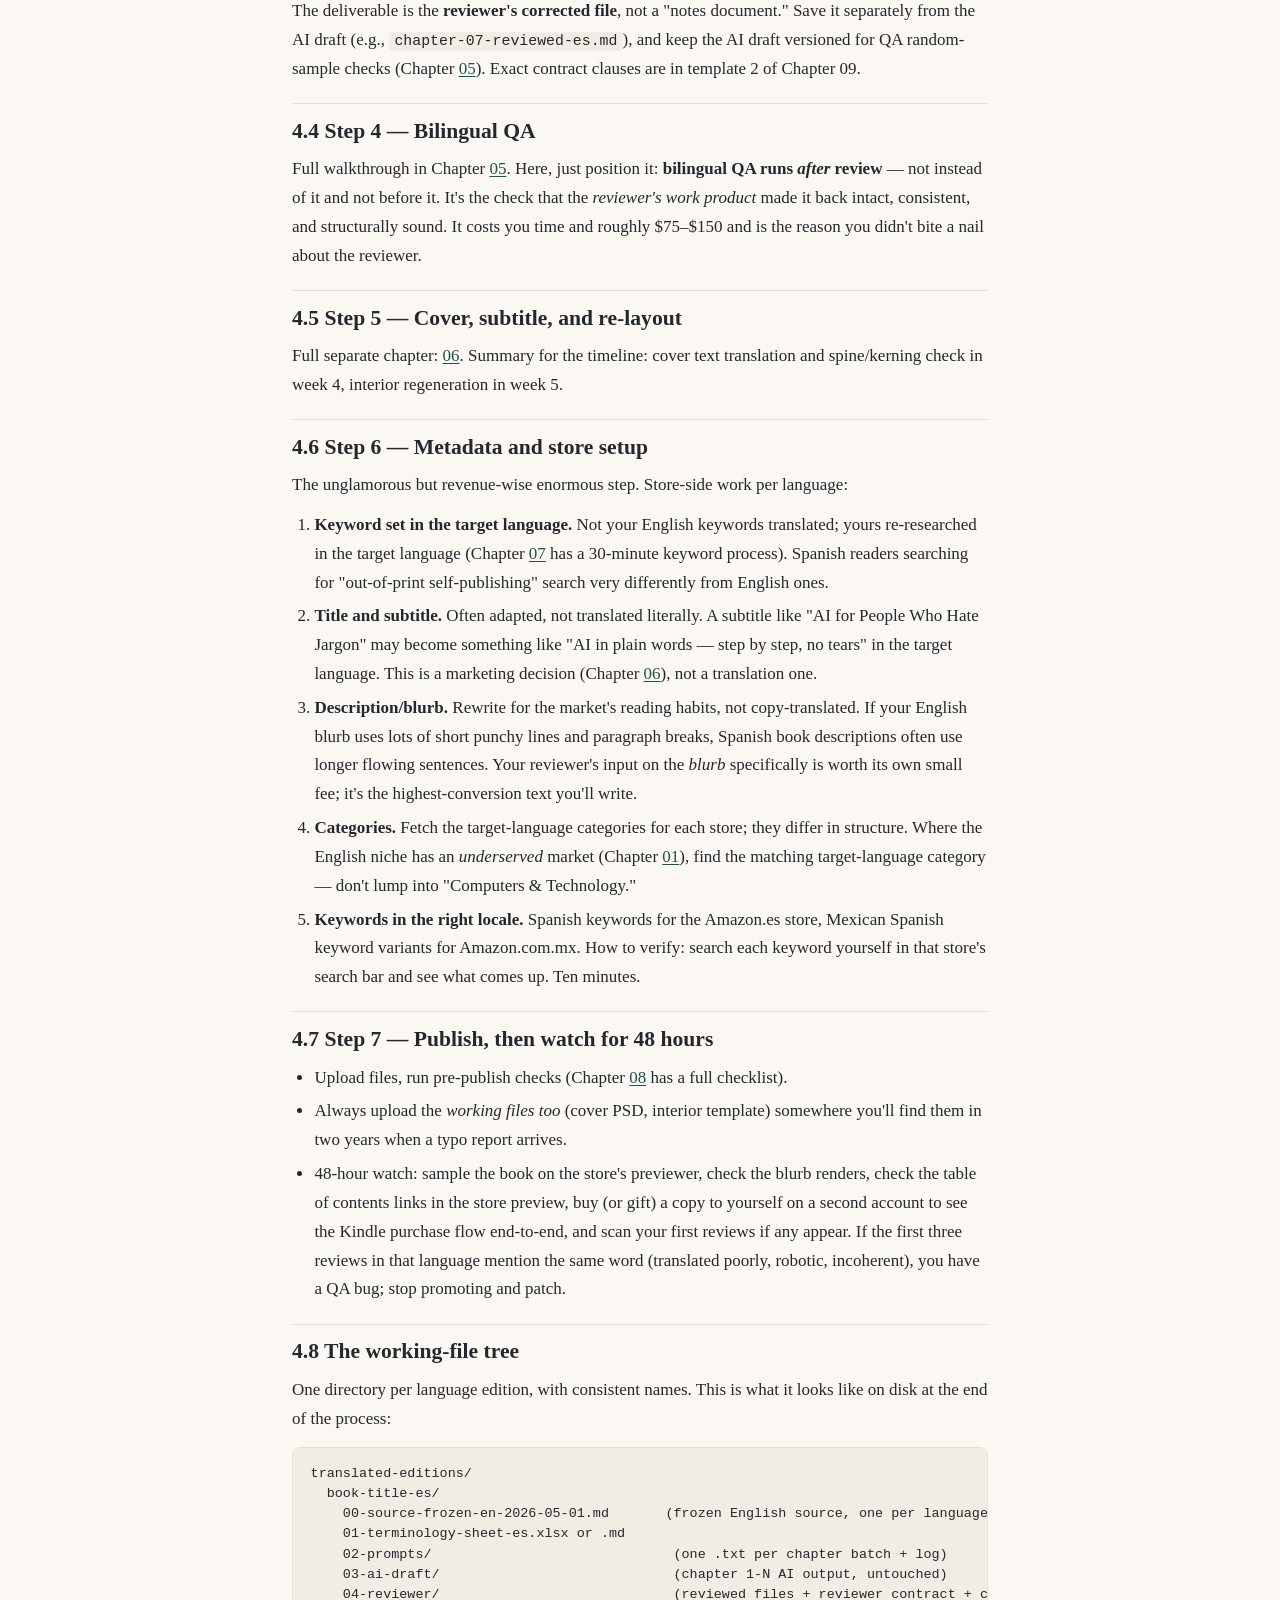
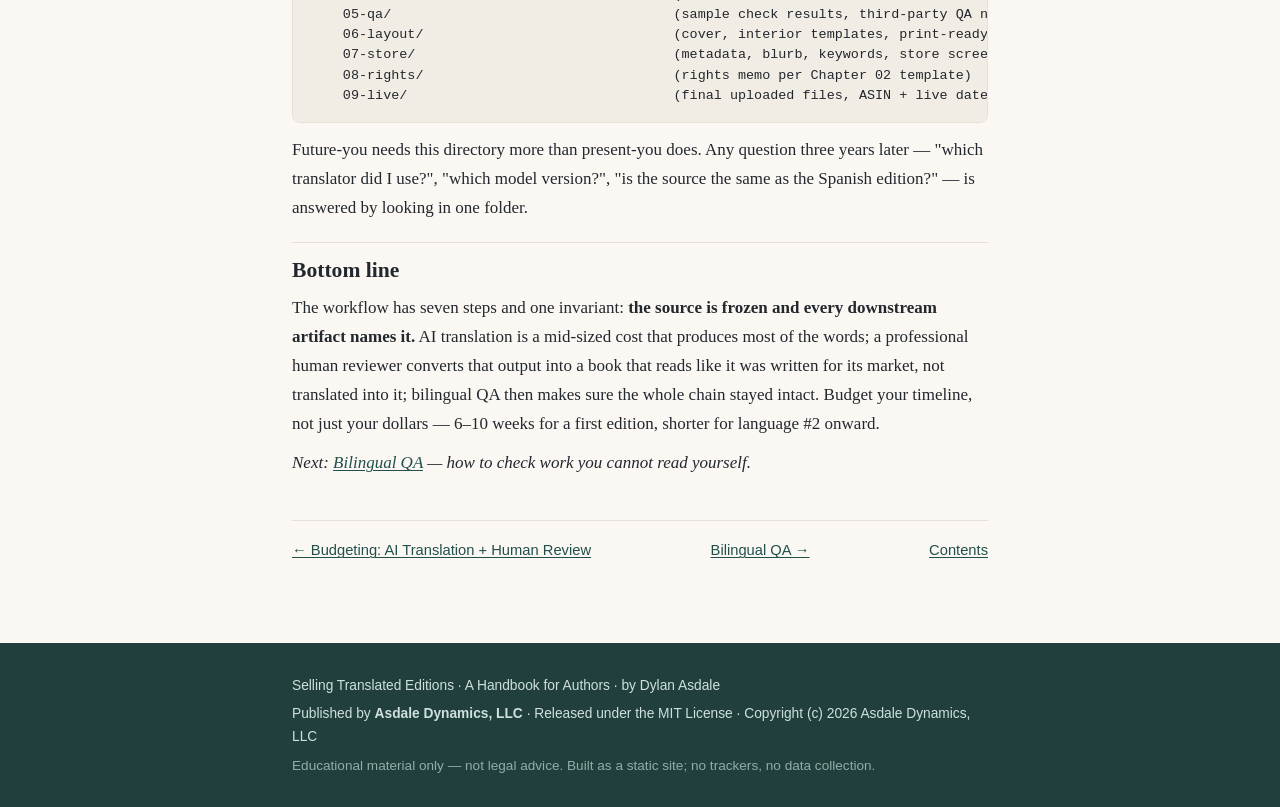
<file: site/04-the-workflow-draft-to-final.html>
<!DOCTYPE html>
<html lang="en">
<head>
<meta charset="utf-8">
<meta name="viewport" content="width=device-width, initial-scale=1">
<title>The Workflow: Draft to Final · Selling Translated Editions</title>
<meta name="description" content="The week-by-week operating procedure, from frozen source file to live listing.">
<link rel="stylesheet" href="style.css">
</head>
<body>
<header class="masthead">
  <div class="wrap">
    <a class="brand" href="index.html">
      <span class="brand-book">Selling Translated Editions</span>
      <span class="brand-sub">A Handbook for Authors</span>
    </a>
    <p class="byline">by Dylan Asdale · Asdale Dynamics, LLC</p>
  </div>
</header>
<nav class="chapter-nav" aria-label="Chapters">
  <div class="wrap">
    <a href="00-introduction.html">Introduction</a>
    <a href="01-choosing-target-languages.html">Languages</a>
    <a href="02-rights-in-plain-english.html">Rights</a>
    <a href="03-budgeting-ai-plus-human-review.html">Budget</a>
    <a href="04-the-workflow-draft-to-final.html" aria-current="page">Workflow</a>
    <a href="05-bilingual-qa.html">QA</a>
    <a href="06-covers-subtitles-and-re-layout.html">Layout</a>
    <a href="07-marketing-to-readers-abroad.html">Marketing</a>
    <a href="08-going-live-staying-live.html">Going Live</a>
    <a href="09-checklists-and-templates.html">Templates</a>
  </div>
</nav>
<main class="wrap">
<article class="chapter">
<h1 id="top">The Workflow: Draft to Final</h1>
<p class="chapter-kicker">Chapter 4</p>
<p><strong>The one-sentence version:</strong> freeze a clean source, translate with AI under strict constraints, review with a professional human, QA bilingually, re-layout, publish — in that order, with a written record at each step.</p>
<p>This chapter is the step-by-step operating procedure. If you follow only one chapter closely, follow this one — it's the one that keeps the other chapters honest. The timeline assumes one language and a 40,000–70,000-word book; scale times per language.</p>
<h2 id="4-0-the-timeline-at-a-glance">4.0 The timeline at a glance</h2>
<table><thead><tr><th>Week</th><th>What happens</th><th>Where you can slip</th></tr></thead>
<tbody>
<tr><td>1</td><td>Source prep, freeze, terminology sheet, model selection</td><td>Anywhere — this is where most delay is healthy</td></tr>
<tr><td>2</td><td>AI translation draft (in sections), self-review pass, reviewer kickoff</td><td>Batch schedule</td></tr>
<tr><td>3</td><td>Human review pass (reviewer's main working weeks)</td><td>Reviewer's own calendar, allow buffer</td></tr>
<tr><td>4</td><td>Bilingual QA of sample chapters, terminology consistency, metadata and cover work in parallel with review</td><td>Overlap weeks 3 and 4</td></tr>
<tr><td>5</td><td>Fix round from QA findings, second proof, re-layout</td><td>Cover/store setup slips are cheap</td></tr>
<tr><td>6</td><td>Upload, pre-publish checks, live, first 48-hour review watch</td><td>Price/promo scheduling</td></tr>
</tbody></table>
<p>Total: <strong>6–10 weeks</strong> from frozen source to live book. The multi-language overlap rule: once language #1 is fully finished (live, caught no QA bombs in 2 weeks), language #2 can begin.</p>
<h2 id="4-1-step-1-source-freeze-the-week-that-saves-five">4.1 Step 1 — Source freeze (the week that saves five)</h2>
<p>Concretely:</p>
<ol>
<li><strong>Choose the file format that helps the AI help you.</strong> Markdown or clean DOCX work best. Markdown is the friendliest for AI translation because structure is explicit. If your book is in InDesign/Figma/Vellum, export to Markdown or DOCX <em>first</em>, translate that, and lay out from the translation. Structure survives; InDesign-specific styling doesn't.</li>
<li><strong>Fix the small stuff now.</strong> For 60 minutes, hunt typos, dangling references, broken links, and figure captions. Every typo you catch now is caught in one language instead of three.</li>
<li><strong>Create the terminology sheet.</strong> 30–50 entries minimum. Format them as a three-column table (see <code>docs/09-checklists-and-templates.md</code>, template 3): term / how you want it rendered (or don't translate) / any note. Names of your fictional characters, if you write fiction, go in here too, with a pronunciation guide if there's any risk of a mangling.</li>
<li><strong>Write the AI instruction block</strong> (see 4.2). Save it as a file next to the source. You'll paste it into every batch.</li>
<li><strong>Pick a working model.</strong> In 2026, broadly capable long-context models handle well-prepared book-length translation in designated output sections, staying consistent across batches. Test with two chapters first; compare against the raw free-tier model. For a manual-style book (like this one), mid-tier models do the job; for literary fiction, spend the extra token spend.</li>
</ol>
<h2 id="4-2-step-2-ai-translation-with-real-instructions">4.2 Step 2 — AI translation with real instructions</h2>
<p>Weak prompt: "Translate this book to Spanish." This produces something that <em>technically</em> satisfies the model and <em>barely</em> respects anything else.</p>
<p>Robust prompt:</p>
<pre><code>You are a professional book translator. Translate the following section
of a book from English to [LANGUAGE].

Style guidance:
 - Neutral [LATIN AMERICAN / SPAIN / BRAZILIAN] variety, friendly plain
   English-expert tone aimed at beginners. Never condescending. Warm and direct.
 - Preserve all Markdown structure: headings, lists, tables, code fences,
   bold, italics, and links exactly as given.
 - DO NOT translate: glossary terms marked [DO-NOT-TRANSLATE], code
   snippets, URLs, or placeholder strings. Keep them byte-identical.
 - For glossary terms present in the terminology table below, use the
   given target-language rendering every time it appears.
 - Adapt cultural references ONLY when semantically required to read
   naturally; flag them in a separate &quot;translator notes&quot; block at the end,
   which I will strip before review.
 - Preserve paragraph breaks one-to-one. Do not summarize, do not omit,
   do not add.
 - Region conventions: dates DD/MM/YYYY, decimal comma, currency in
   USD with a reader-appropriate local convention noted in the notes block.

Terminology table:
 [paste table]

Translator notes block:
 [anything the model wants to flag]

SECTION TO TRANSLATE:

 [paste one chapter&#x27;s text]</code></pre>
<p>Batching and sanity-pass rules:</p>
<ul>
<li><strong>One chapter (or 3,000–6,000 words) per prompt.</strong> Smaller batches stay consistent and make QA traceable. Merge text in a file per chapter after.</li>
<li><strong>Keep a translation log</strong> — one line per chapter: date, model version, prompt variant, "translator notes" flag count. If quality dips, the log tells you where backwards, and <em>that</em> chapter is what your reviewer spends extra time on.</li>
<li><strong>One clean self-pass</strong> before reviewer. Read the OTHER language? No — you can't. Read the <em>back-translated text for structure</em>: many AI models and hobby tools produce a rough English back-translation. Skip paragraphs that are missing, doubled, or mis-ordered, fix those before reviewer. What you can't catch in back-translation (idiom, register, humor) is what the reviewer is for.</li>
<li><strong>Do not remove the translator-notes flag block in the file you hand the reviewer.</strong> It's context that shows them where the model was unsure — which is often exactly where human judgment matters.</li>
</ul>
<h2 id="4-3-step-3-the-human-review-contract-and-deliverable">4.3 Step 3 — The human review contract and deliverable</h2>
<p>Hire before QA, not after (Chapter <a href="03-budgeting-ai-plus-human-review.html">03</a>, section 3.3). The reviewer's job, precisely:</p>
<ol>
<li>Read the AI draft chapter by chapter. Correct errors of meaning, register, idiom, grammar, and cultural misfit. Preserve the author's voice — you'll describe it in one page plus samples (a paragraph from your English intro, translated and <em>reviewed once</em> as the tone anchor).</li>
<li>Review consistent with the terminology sheet, updating it as needed ("I decided to render RoleMining as [X] everywhere").</li>
<li>Flag any section where the AI output didn't just need editing but was <em>structurally wrong</em> (paragraph or table mangled, meaning inverted).</li>
<li>Deliver: the corrected file, a change log, and short notes on the most common edits so you can adjust future prompts.</li>
</ol>
<p>The deliverable is the <strong>reviewer's corrected file</strong>, not a "notes document." Save it separately from the AI draft (e.g., <code>chapter-07-reviewed-es.md</code>), and keep the AI draft versioned for QA random-sample checks (Chapter <a href="05-bilingual-qa.html">05</a>). Exact contract clauses are in template 2 of Chapter 09.</p>
<h2 id="4-4-step-4-bilingual-qa">4.4 Step 4 — Bilingual QA</h2>
<p>Full walkthrough in Chapter <a href="05-bilingual-qa.html">05</a>. Here, just position it: <strong>bilingual QA runs <em>after</em> review</strong> — not instead of it and not before it. It's the check that the <em>reviewer's work product</em> made it back intact, consistent, and structurally sound. It costs you time and roughly $75–$150 and is the reason you didn't bite a nail about the reviewer.</p>
<h2 id="4-5-step-5-cover-subtitle-and-re-layout">4.5 Step 5 — Cover, subtitle, and re-layout</h2>
<p>Full separate chapter: <a href="06-covers-subtitles-and-re-layout.html">06</a>. Summary for the timeline: cover text translation and spine/kerning check in week 4, interior regeneration in week 5.</p>
<h2 id="4-6-step-6-metadata-and-store-setup">4.6 Step 6 — Metadata and store setup</h2>
<p>The unglamorous but revenue-wise enormous step. Store-side work per language:</p>
<ol>
<li><strong>Keyword set in the target language.</strong> Not your English keywords translated; yours re-researched in the target language (Chapter <a href="07-marketing-to-readers-abroad.html">07</a> has a 30-minute keyword process). Spanish readers searching for "out-of-print self-publishing" search very differently from English ones.</li>
<li><strong>Title and subtitle.</strong> Often adapted, not translated literally. A subtitle like "AI for People Who Hate Jargon" may become something like "AI in plain words — step by step, no tears" in the target language. This is a marketing decision (Chapter <a href="06-covers-subtitles-and-re-layout.html">06</a>), not a translation one.</li>
<li><strong>Description/blurb.</strong> Rewrite for the market's reading habits, not copy-translated. If your English blurb uses lots of short punchy lines and paragraph breaks, Spanish book descriptions often use longer flowing sentences. Your reviewer's input on the <em>blurb</em> specifically is worth its own small fee; it's the highest-conversion text you'll write.</li>
<li><strong>Categories.</strong> Fetch the target-language categories for each store; they differ in structure. Where the English niche has an <em>underserved</em> market (Chapter <a href="01-choosing-target-languages.html">01</a>), find the matching target-language category — don't lump into "Computers &amp; Technology."</li>
<li><strong>Keywords in the right locale.</strong> Spanish keywords for the Amazon.es store, Mexican Spanish keyword variants for Amazon.com.mx. How to verify: search each keyword yourself in that store's search bar and see what comes up. Ten minutes.</li>
</ol>
<h2 id="4-7-step-7-publish-then-watch-for-48-hours">4.7 Step 7 — Publish, then watch for 48 hours</h2>
<ul>
<li>Upload files, run pre-publish checks (Chapter <a href="08-going-live-staying-live.html">08</a> has a full checklist).</li>
<li>Always upload the <em>working files too</em> (cover PSD, interior template) somewhere you'll find them in two years when a typo report arrives.</li>
<li>48-hour watch: sample the book on the store's previewer, check the blurb renders, check the table of contents links in the store preview, buy (or gift) a copy to yourself on a second account to see the Kindle purchase flow end-to-end, and scan your first reviews if any appear. If the first three reviews in that language mention the same word (translated poorly, robotic, incoherent), you have a QA bug; stop promoting and patch.</li>
</ul>
<h2 id="4-8-the-working-file-tree">4.8 The working-file tree</h2>
<p>One directory per language edition, with consistent names. This is what it looks like on disk at the end of the process:</p>
<pre><code>translated-editions/
  book-title-es/
    00-source-frozen-en-2026-05-01.md       (frozen English source, one per language)
    01-terminology-sheet-es.xlsx or .md
    02-prompts/                              (one .txt per chapter batch + log)
    03-ai-draft/                             (chapter 1-N AI output, untouched)
    04-reviewer/                             (reviewed files + reviewer contract + change log)
    05-qa/                                   (sample check results, third-party QA notes)
    06-layout/                               (cover, interior templates, print-ready PDF if applicable)
    07-store/                                (metadata, blurb, keywords, store screenshots for your records)
    08-rights/                               (rights memo per Chapter 02 template)
    09-live/                                 (final uploaded files, ASIN + live date)</code></pre>
<p>Future-you needs this directory more than present-you does. Any question three years later — "which translator did I use?", "which model version?", "is the source the same as the Spanish edition?" — is answered by looking in one folder.</p>
<h2 id="bottom-line">Bottom line</h2>
<p>The workflow has seven steps and one invariant: <strong>the source is frozen and every downstream artifact names it.</strong> AI translation is a mid-sized cost that produces most of the words; a professional human reviewer converts that output into a book that reads like it was written for its market, not translated into it; bilingual QA then makes sure the whole chain stayed intact. Budget your timeline, not just your dollars — 6–10 weeks for a first edition, shorter for language #2 onward.</p>
<p><em>Next: <a href="05-bilingual-qa.html">Bilingual QA</a> — how to check work you cannot read yourself.</em></p>
</article>
<nav class="pager">
  <a href="03-budgeting-ai-plus-human-review.html">← Budgeting: AI Translation + Human Review</a>
  <a href="05-bilingual-qa.html">Bilingual QA →</a>
  <a class="toc-link" href="index.html">Contents</a>
</nav>
</main>
<footer>
  <div class="wrap">
    <p>Selling Translated Editions · A Handbook for Authors · by Dylan Asdale</p>
    <p>Published by <strong>Asdale Dynamics, LLC</strong> · Released under the MIT License ·
       Copyright (c) 2026 Asdale Dynamics, LLC</p>
    <p class="fine">Educational material only — not legal advice. Built as a static site; no trackers, no data collection.</p>
  </div>
</footer>

</body>
</html>
</file>
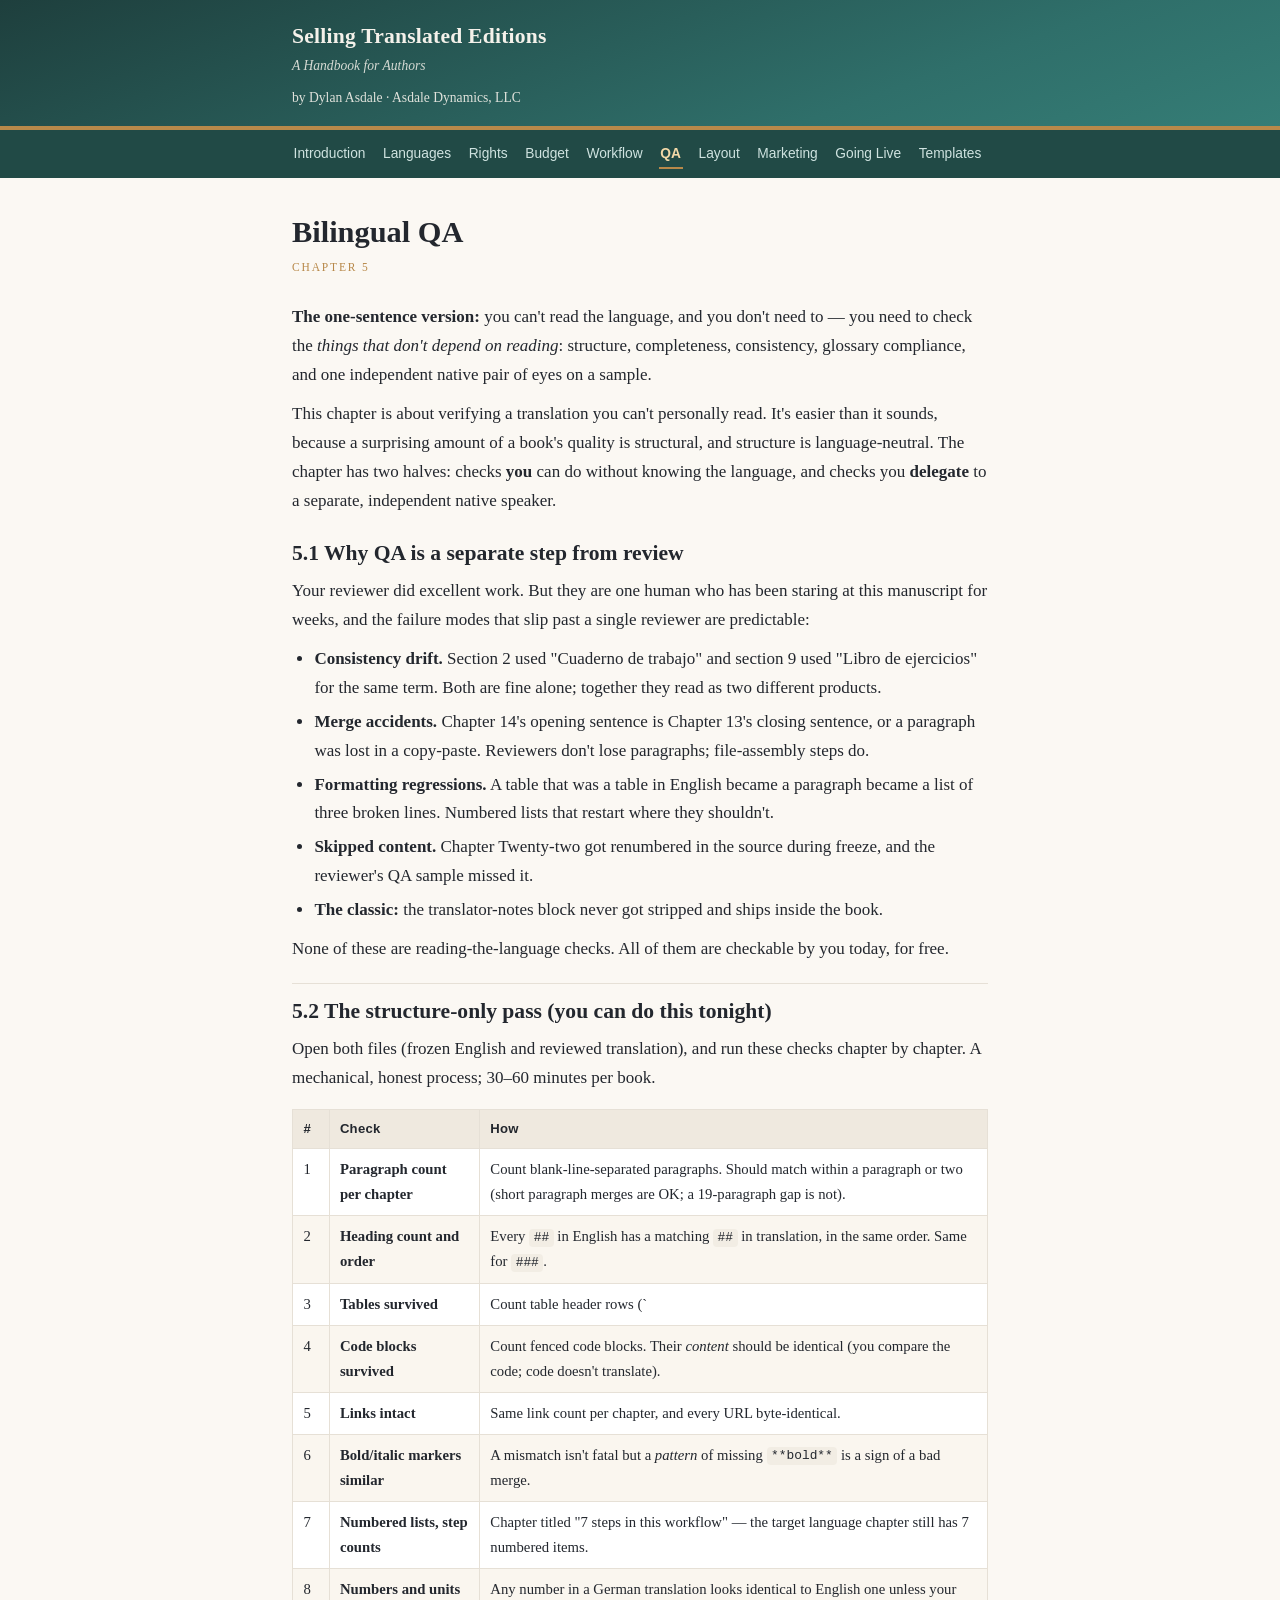
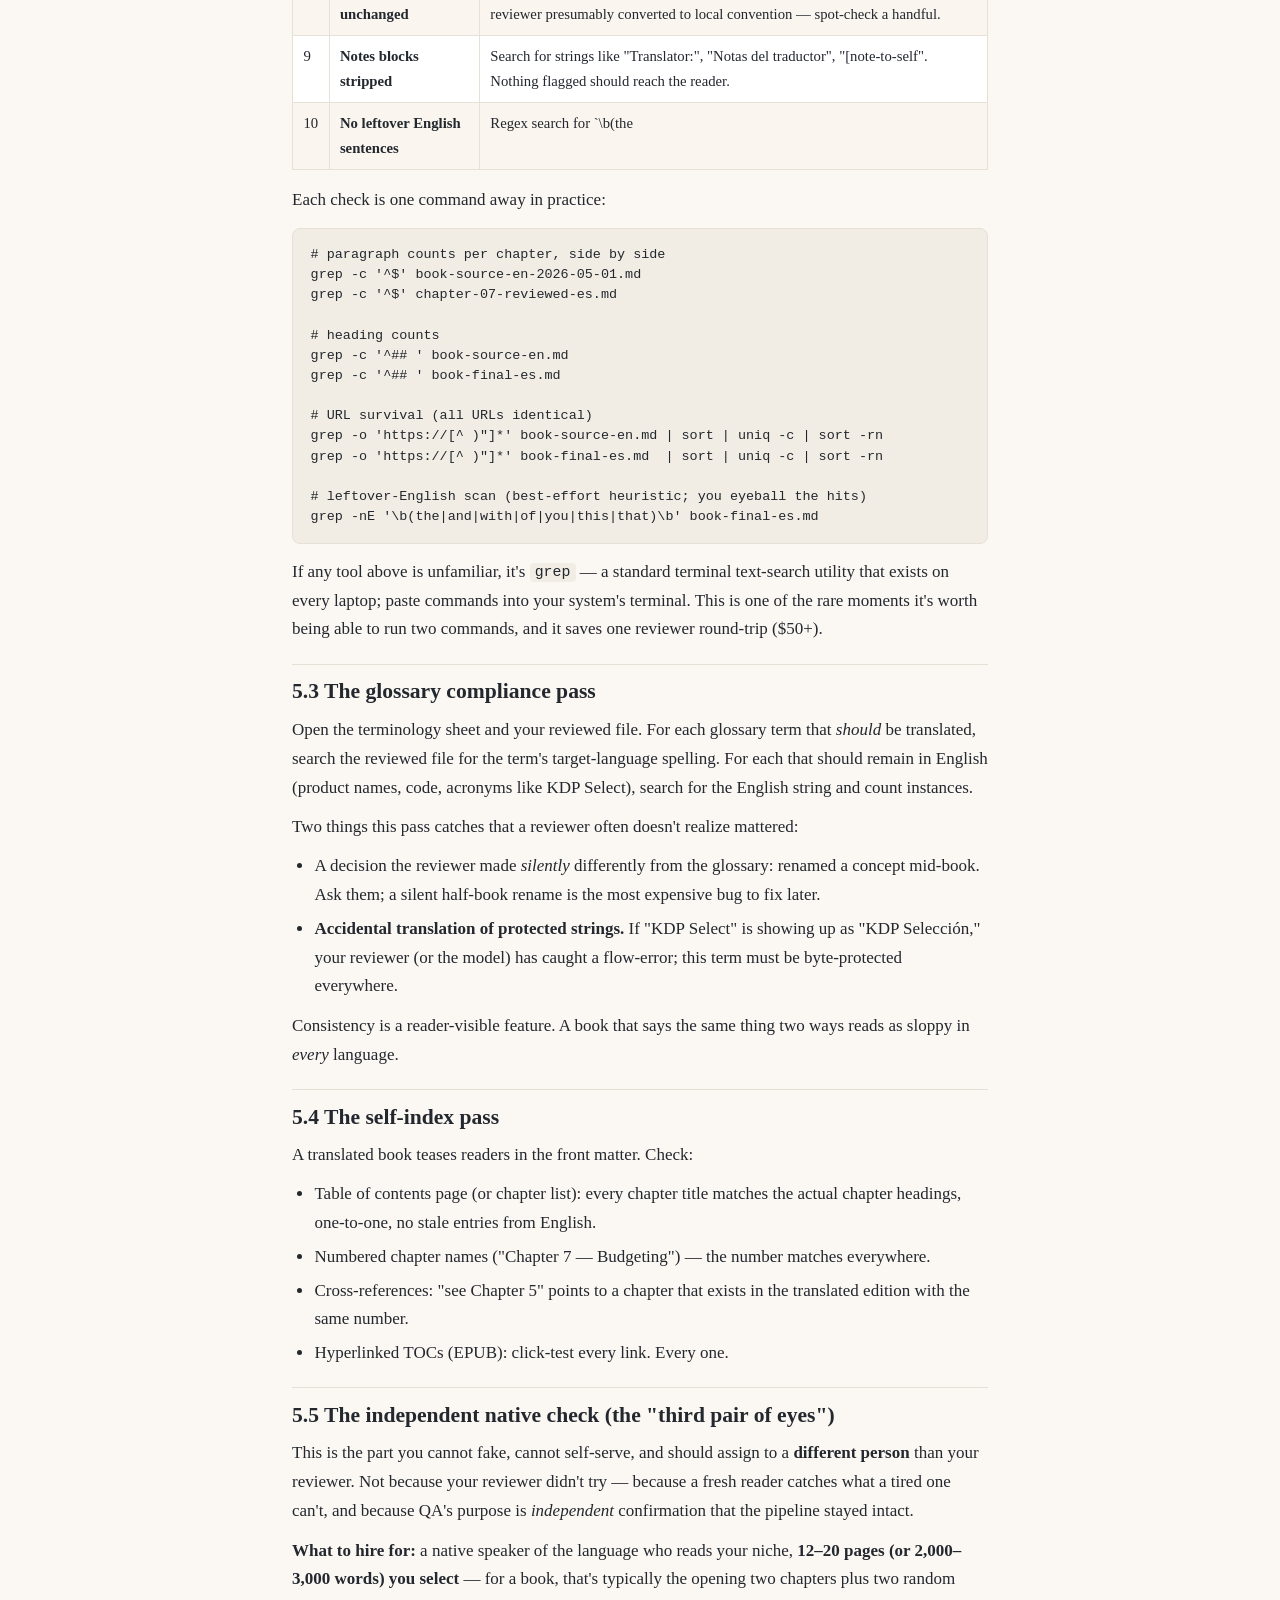
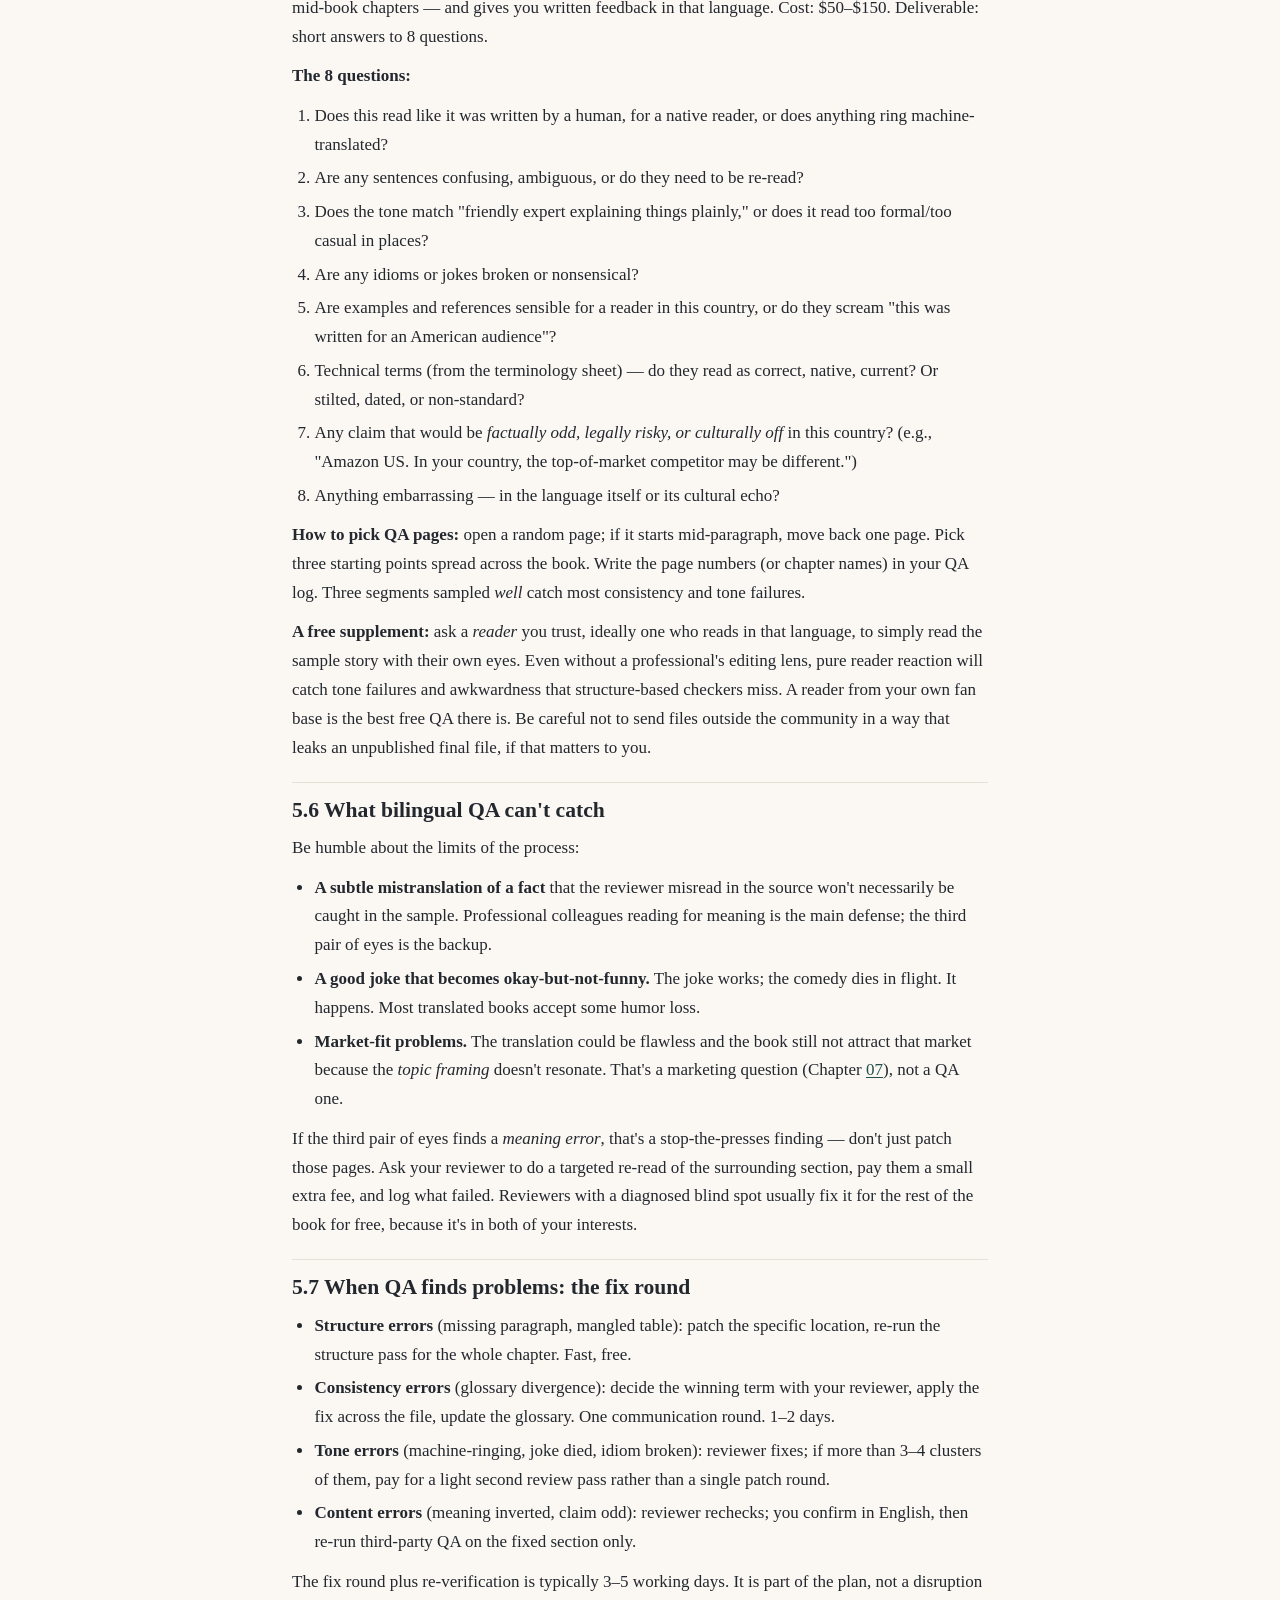
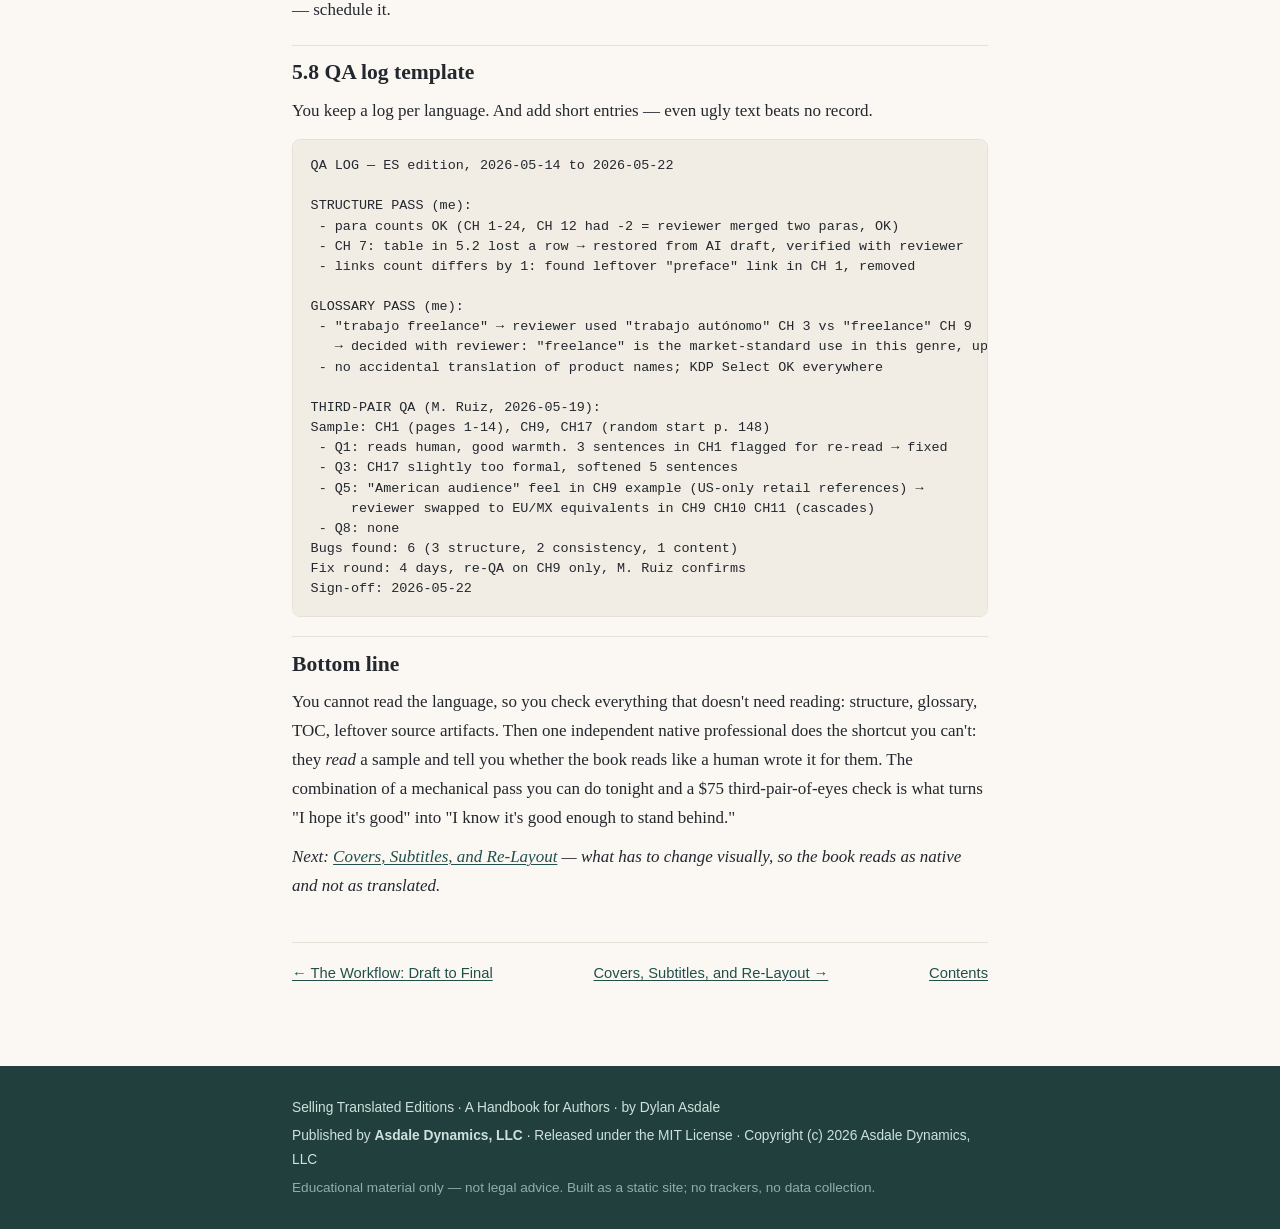
<file: site/05-bilingual-qa.html>
<!DOCTYPE html>
<html lang="en">
<head>
<meta charset="utf-8">
<meta name="viewport" content="width=device-width, initial-scale=1">
<title>Bilingual QA · Selling Translated Editions</title>
<meta name="description" content="How to check a translation you can&#x27;t read: structural passes, glossary compliance, one independent native check.">
<link rel="stylesheet" href="style.css">
</head>
<body>
<header class="masthead">
  <div class="wrap">
    <a class="brand" href="index.html">
      <span class="brand-book">Selling Translated Editions</span>
      <span class="brand-sub">A Handbook for Authors</span>
    </a>
    <p class="byline">by Dylan Asdale · Asdale Dynamics, LLC</p>
  </div>
</header>
<nav class="chapter-nav" aria-label="Chapters">
  <div class="wrap">
    <a href="00-introduction.html">Introduction</a>
    <a href="01-choosing-target-languages.html">Languages</a>
    <a href="02-rights-in-plain-english.html">Rights</a>
    <a href="03-budgeting-ai-plus-human-review.html">Budget</a>
    <a href="04-the-workflow-draft-to-final.html">Workflow</a>
    <a href="05-bilingual-qa.html" aria-current="page">QA</a>
    <a href="06-covers-subtitles-and-re-layout.html">Layout</a>
    <a href="07-marketing-to-readers-abroad.html">Marketing</a>
    <a href="08-going-live-staying-live.html">Going Live</a>
    <a href="09-checklists-and-templates.html">Templates</a>
  </div>
</nav>
<main class="wrap">
<article class="chapter">
<h1 id="top">Bilingual QA</h1>
<p class="chapter-kicker">Chapter 5</p>
<p><strong>The one-sentence version:</strong> you can't read the language, and you don't need to — you need to check the <em>things that don't depend on reading</em>: structure, completeness, consistency, glossary compliance, and one independent native pair of eyes on a sample.</p>
<p>This chapter is about verifying a translation you can't personally read. It's easier than it sounds, because a surprising amount of a book's quality is structural, and structure is language-neutral. The chapter has two halves: checks <strong>you</strong> can do without knowing the language, and checks you <strong>delegate</strong> to a separate, independent native speaker.</p>
<h2 id="5-1-why-qa-is-a-separate-step-from-review">5.1 Why QA is a separate step from review</h2>
<p>Your reviewer did excellent work. But they are one human who has been staring at this manuscript for weeks, and the failure modes that slip past a single reviewer are predictable:</p>
<ul>
<li><strong>Consistency drift.</strong> Section 2 used "Cuaderno de trabajo" and section 9 used "Libro de ejercicios" for the same term. Both are fine alone; together they read as two different products.</li>
<li><strong>Merge accidents.</strong> Chapter 14's opening sentence is Chapter 13's closing sentence, or a paragraph was lost in a copy-paste. Reviewers don't lose paragraphs; file-assembly steps do.</li>
<li><strong>Formatting regressions.</strong> A table that was a table in English became a paragraph became a list of three broken lines. Numbered lists that restart where they shouldn't.</li>
<li><strong>Skipped content.</strong> Chapter Twenty-two got renumbered in the source during freeze, and the reviewer's QA sample missed it.</li>
<li><strong>The classic:</strong> the translator-notes block never got stripped and ships inside the book.</li>
</ul>
<p>None of these are reading-the-language checks. All of them are checkable by you today, for free.</p>
<h2 id="5-2-the-structure-only-pass-you-can-do-this-tonight">5.2 The structure-only pass (you can do this tonight)</h2>
<p>Open both files (frozen English and reviewed translation), and run these checks chapter by chapter. A mechanical, honest process; 30–60 minutes per book.</p>
<table><thead><tr><th>#</th><th>Check</th><th>How</th></tr></thead>
<tbody>
<tr><td>1</td><td><strong>Paragraph count per chapter</strong></td><td>Count blank-line-separated paragraphs. Should match within a paragraph or two (short paragraph merges are OK; a 19-paragraph gap is not).</td></tr>
<tr><td>2</td><td><strong>Heading count and order</strong></td><td>Every <code>##</code> in English has a matching <code>##</code> in translation, in the same order. Same for <code>###</code>.</td></tr>
<tr><td>3</td><td><strong>Tables survived</strong></td><td>Count table header rows (`</td></tr>
<tr><td>4</td><td><strong>Code blocks survived</strong></td><td>Count fenced code blocks. Their <em>content</em> should be identical (you compare the code; code doesn't translate).</td></tr>
<tr><td>5</td><td><strong>Links intact</strong></td><td>Same link count per chapter, and every URL byte-identical.</td></tr>
<tr><td>6</td><td><strong>Bold/italic markers similar</strong></td><td>A mismatch isn't fatal but a <em>pattern</em> of missing <code>**bold**</code> is a sign of a bad merge.</td></tr>
<tr><td>7</td><td><strong>Numbered lists, step counts</strong></td><td>Chapter titled "7 steps in this workflow" — the target language chapter still has 7 numbered items.</td></tr>
<tr><td>8</td><td><strong>Numbers and units unchanged</strong></td><td>Any number in a German translation looks identical to English one unless your reviewer presumably converted to local convention — spot-check a handful.</td></tr>
<tr><td>9</td><td><strong>Notes blocks stripped</strong></td><td>Search for strings like "Translator:", "Notas del traductor", "[note-to-self". Nothing flagged should reach the reader.</td></tr>
<tr><td>10</td><td><strong>No leftover English sentences</strong></td><td>Regex search for `\b(the</td></tr>
</tbody></table>
<p>Each check is one command away in practice:</p>
<pre><code># paragraph counts per chapter, side by side
grep -c &#x27;^$&#x27; book-source-en-2026-05-01.md
grep -c &#x27;^$&#x27; chapter-07-reviewed-es.md

# heading counts
grep -c &#x27;^## &#x27; book-source-en.md
grep -c &#x27;^## &#x27; book-final-es.md

# URL survival (all URLs identical)
grep -o &#x27;https://[^ )&quot;]*&#x27; book-source-en.md | sort | uniq -c | sort -rn
grep -o &#x27;https://[^ )&quot;]*&#x27; book-final-es.md  | sort | uniq -c | sort -rn

# leftover-English scan (best-effort heuristic; you eyeball the hits)
grep -nE &#x27;\b(the|and|with|of|you|this|that)\b&#x27; book-final-es.md</code></pre>
<p>If any tool above is unfamiliar, it's <code>grep</code> — a standard terminal text-search utility that exists on every laptop; paste commands into your system's terminal. This is one of the rare moments it's worth being able to run two commands, and it saves one reviewer round-trip ($50+).</p>
<h2 id="5-3-the-glossary-compliance-pass">5.3 The glossary compliance pass</h2>
<p>Open the terminology sheet and your reviewed file. For each glossary term that <em>should</em> be translated, search the reviewed file for the term's target-language spelling. For each that should remain in English (product names, code, acronyms like KDP Select), search for the English string and count instances.</p>
<p>Two things this pass catches that a reviewer often doesn't realize mattered:</p>
<ul>
<li>A decision the reviewer made <em>silently</em> differently from the glossary: renamed a concept mid-book. Ask them; a silent half-book rename is the most expensive bug to fix later.</li>
<li><strong>Accidental translation of protected strings.</strong> If "KDP Select" is showing up as "KDP Selección," your reviewer (or the model) has caught a flow-error; this term must be byte-protected everywhere.</li>
</ul>
<p>Consistency is a reader-visible feature. A book that says the same thing two ways reads as sloppy in <em>every</em> language.</p>
<h2 id="5-4-the-self-index-pass">5.4 The self-index pass</h2>
<p>A translated book teases readers in the front matter. Check:</p>
<ul>
<li>Table of contents page (or chapter list): every chapter title matches the actual chapter headings, one-to-one, no stale entries from English.</li>
<li>Numbered chapter names ("Chapter 7 — Budgeting") — the number matches everywhere.</li>
<li>Cross-references: "see Chapter 5" points to a chapter that exists in the translated edition with the same number.</li>
<li>Hyperlinked TOCs (EPUB): click-test every link. Every one.</li>
</ul>
<h2 id="5-5-the-independent-native-check-the-third-pair-of-eyes">5.5 The independent native check (the "third pair of eyes")</h2>
<p>This is the part you cannot fake, cannot self-serve, and should assign to a <strong>different person</strong> than your reviewer. Not because your reviewer didn't try — because a fresh reader catches what a tired one can't, and because QA's purpose is <em>independent</em> confirmation that the pipeline stayed intact.</p>
<p><strong>What to hire for:</strong> a native speaker of the language who reads your niche, <strong>12–20 pages (or 2,000–3,000 words) you select</strong> — for a book, that's typically the opening two chapters plus two random mid-book chapters — and gives you written feedback in that language. Cost: $50–$150. Deliverable: short answers to 8 questions.</p>
<p><strong>The 8 questions:</strong></p>
<ol>
<li>Does this read like it was written by a human, for a native reader, or does anything ring machine-translated?</li>
<li>Are any sentences confusing, ambiguous, or do they need to be re-read?</li>
<li>Does the tone match "friendly expert explaining things plainly," or does it read too formal/too casual in places?</li>
<li>Are any idioms or jokes broken or nonsensical?</li>
<li>Are examples and references sensible for a reader in this country, or do they scream "this was written for an American audience"?</li>
<li>Technical terms (from the terminology sheet) — do they read as correct, native, current? Or stilted, dated, or non-standard?</li>
<li>Any claim that would be <em>factually odd, legally risky, or culturally off</em> in this country? (e.g., "Amazon US. In your country, the top-of-market competitor may be different.")</li>
<li>Anything embarrassing — in the language itself or its cultural echo?</li>
</ol>
<p><strong>How to pick QA pages:</strong> open a random page; if it starts mid-paragraph, move back one page. Pick three starting points spread across the book. Write the page numbers (or chapter names) in your QA log. Three segments sampled <em>well</em> catch most consistency and tone failures.</p>
<p><strong>A free supplement:</strong> ask a <em>reader</em> you trust, ideally one who reads in that language, to simply read the sample story with their own eyes. Even without a professional's editing lens, pure reader reaction will catch tone failures and awkwardness that structure-based checkers miss. A reader from your own fan base is the best free QA there is. Be careful not to send files outside the community in a way that leaks an unpublished final file, if that matters to you.</p>
<h2 id="5-6-what-bilingual-qa-can-t-catch">5.6 What bilingual QA can't catch</h2>
<p>Be humble about the limits of the process:</p>
<ul>
<li><strong>A subtle mistranslation of a fact</strong> that the reviewer misread in the source won't necessarily be caught in the sample. Professional colleagues reading for meaning is the main defense; the third pair of eyes is the backup.</li>
<li><strong>A good joke that becomes okay-but-not-funny.</strong> The joke works; the comedy dies in flight. It happens. Most translated books accept some humor loss.</li>
<li><strong>Market-fit problems.</strong> The translation could be flawless and the book still not attract that market because the <em>topic framing</em> doesn't resonate. That's a marketing question (Chapter <a href="07-marketing-to-readers-abroad.html">07</a>), not a QA one.</li>
</ul>
<p>If the third pair of eyes finds a <em>meaning error</em>, that's a stop-the-presses finding — don't just patch those pages. Ask your reviewer to do a targeted re-read of the surrounding section, pay them a small extra fee, and log what failed. Reviewers with a diagnosed blind spot usually fix it for the rest of the book for free, because it's in both of your interests.</p>
<h2 id="5-7-when-qa-finds-problems-the-fix-round">5.7 When QA finds problems: the fix round</h2>
<ul>
<li><strong>Structure errors</strong> (missing paragraph, mangled table): patch the specific location, re-run the structure pass for the whole chapter. Fast, free.</li>
<li><strong>Consistency errors</strong> (glossary divergence): decide the winning term with your reviewer, apply the fix across the file, update the glossary. One communication round. 1–2 days.</li>
<li><strong>Tone errors</strong> (machine-ringing, joke died, idiom broken): reviewer fixes; if more than 3–4 clusters of them, pay for a light second review pass rather than a single patch round.</li>
<li><strong>Content errors</strong> (meaning inverted, claim odd): reviewer rechecks; you confirm in English, then re-run third-party QA on the fixed section only.</li>
</ul>
<p>The fix round plus re-verification is typically 3–5 working days. It is part of the plan, not a disruption — schedule it.</p>
<h2 id="5-8-qa-log-template">5.8 QA log template</h2>
<p>You keep a log per language. And add short entries — even ugly text beats no record.</p>
<pre><code>QA LOG — ES edition, 2026-05-14 to 2026-05-22

STRUCTURE PASS (me):
 - para counts OK (CH 1-24, CH 12 had -2 = reviewer merged two paras, OK)
 - CH 7: table in 5.2 lost a row → restored from AI draft, verified with reviewer
 - links count differs by 1: found leftover &quot;preface&quot; link in CH 1, removed

GLOSSARY PASS (me):
 - &quot;trabajo freelance&quot; → reviewer used &quot;trabajo autónomo&quot; CH 3 vs &quot;freelance&quot; CH 9
   → decided with reviewer: &quot;freelance&quot; is the market-standard use in this genre, updated
 - no accidental translation of product names; KDP Select OK everywhere

THIRD-PAIR QA (M. Ruiz, 2026-05-19):
Sample: CH1 (pages 1-14), CH9, CH17 (random start p. 148)
 - Q1: reads human, good warmth. 3 sentences in CH1 flagged for re-read → fixed
 - Q3: CH17 slightly too formal, softened 5 sentences
 - Q5: &quot;American audience&quot; feel in CH9 example (US-only retail references) →
     reviewer swapped to EU/MX equivalents in CH9 CH10 CH11 (cascades)
 - Q8: none
Bugs found: 6 (3 structure, 2 consistency, 1 content)
Fix round: 4 days, re-QA on CH9 only, M. Ruiz confirms
Sign-off: 2026-05-22</code></pre>
<h2 id="bottom-line">Bottom line</h2>
<p>You cannot read the language, so you check everything that doesn't need reading: structure, glossary, TOC, leftover source artifacts. Then one independent native professional does the shortcut you can't: they <em>read</em> a sample and tell you whether the book reads like a human wrote it for them. The combination of a mechanical pass you can do tonight and a $75 third-pair-of-eyes check is what turns "I hope it's good" into "I know it's good enough to stand behind."</p>
<p><em>Next: <a href="06-covers-subtitles-and-re-layout.html">Covers, Subtitles, and Re-Layout</a> — what has to change visually, so the book reads as native and not as translated.</em></p>
</article>
<nav class="pager">
  <a href="04-the-workflow-draft-to-final.html">← The Workflow: Draft to Final</a>
  <a href="06-covers-subtitles-and-re-layout.html">Covers, Subtitles, and Re-Layout →</a>
  <a class="toc-link" href="index.html">Contents</a>
</nav>
</main>
<footer>
  <div class="wrap">
    <p>Selling Translated Editions · A Handbook for Authors · by Dylan Asdale</p>
    <p>Published by <strong>Asdale Dynamics, LLC</strong> · Released under the MIT License ·
       Copyright (c) 2026 Asdale Dynamics, LLC</p>
    <p class="fine">Educational material only — not legal advice. Built as a static site; no trackers, no data collection.</p>
  </div>
</footer>

</body>
</html>
</file>
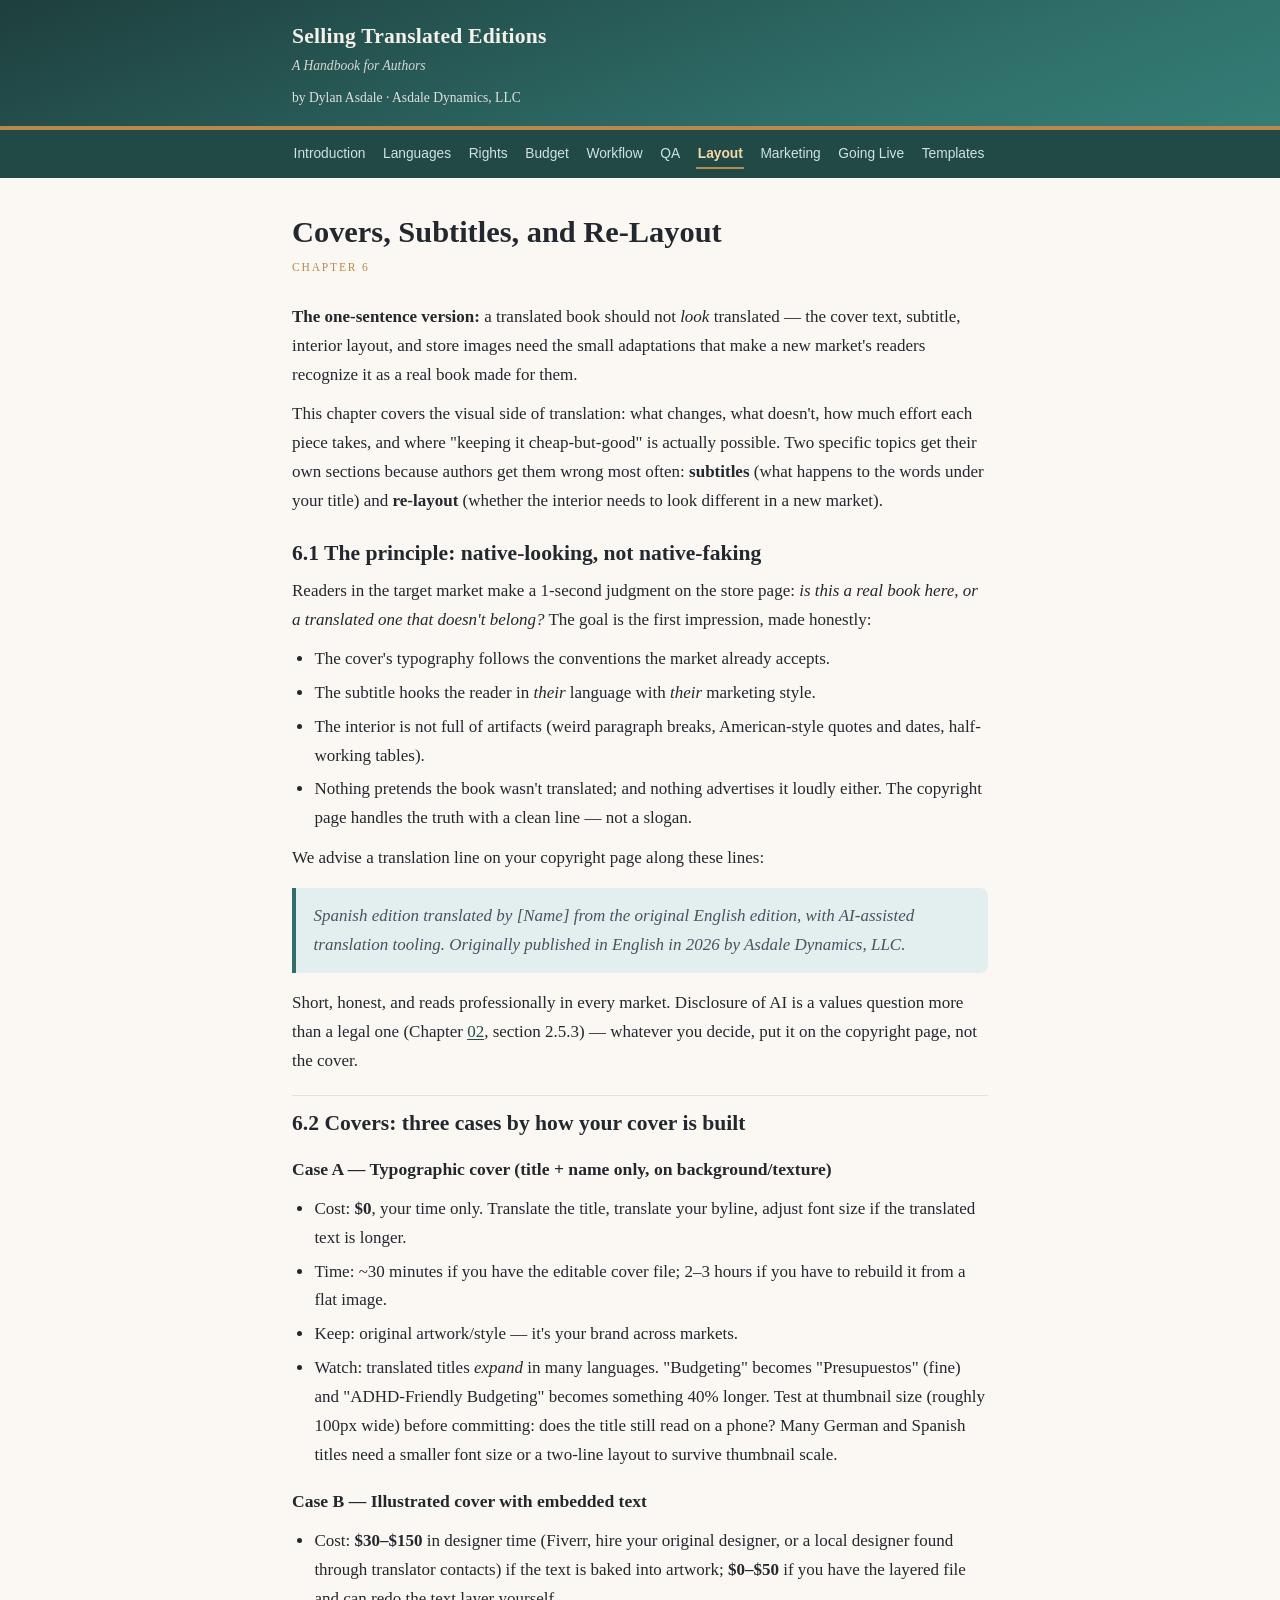
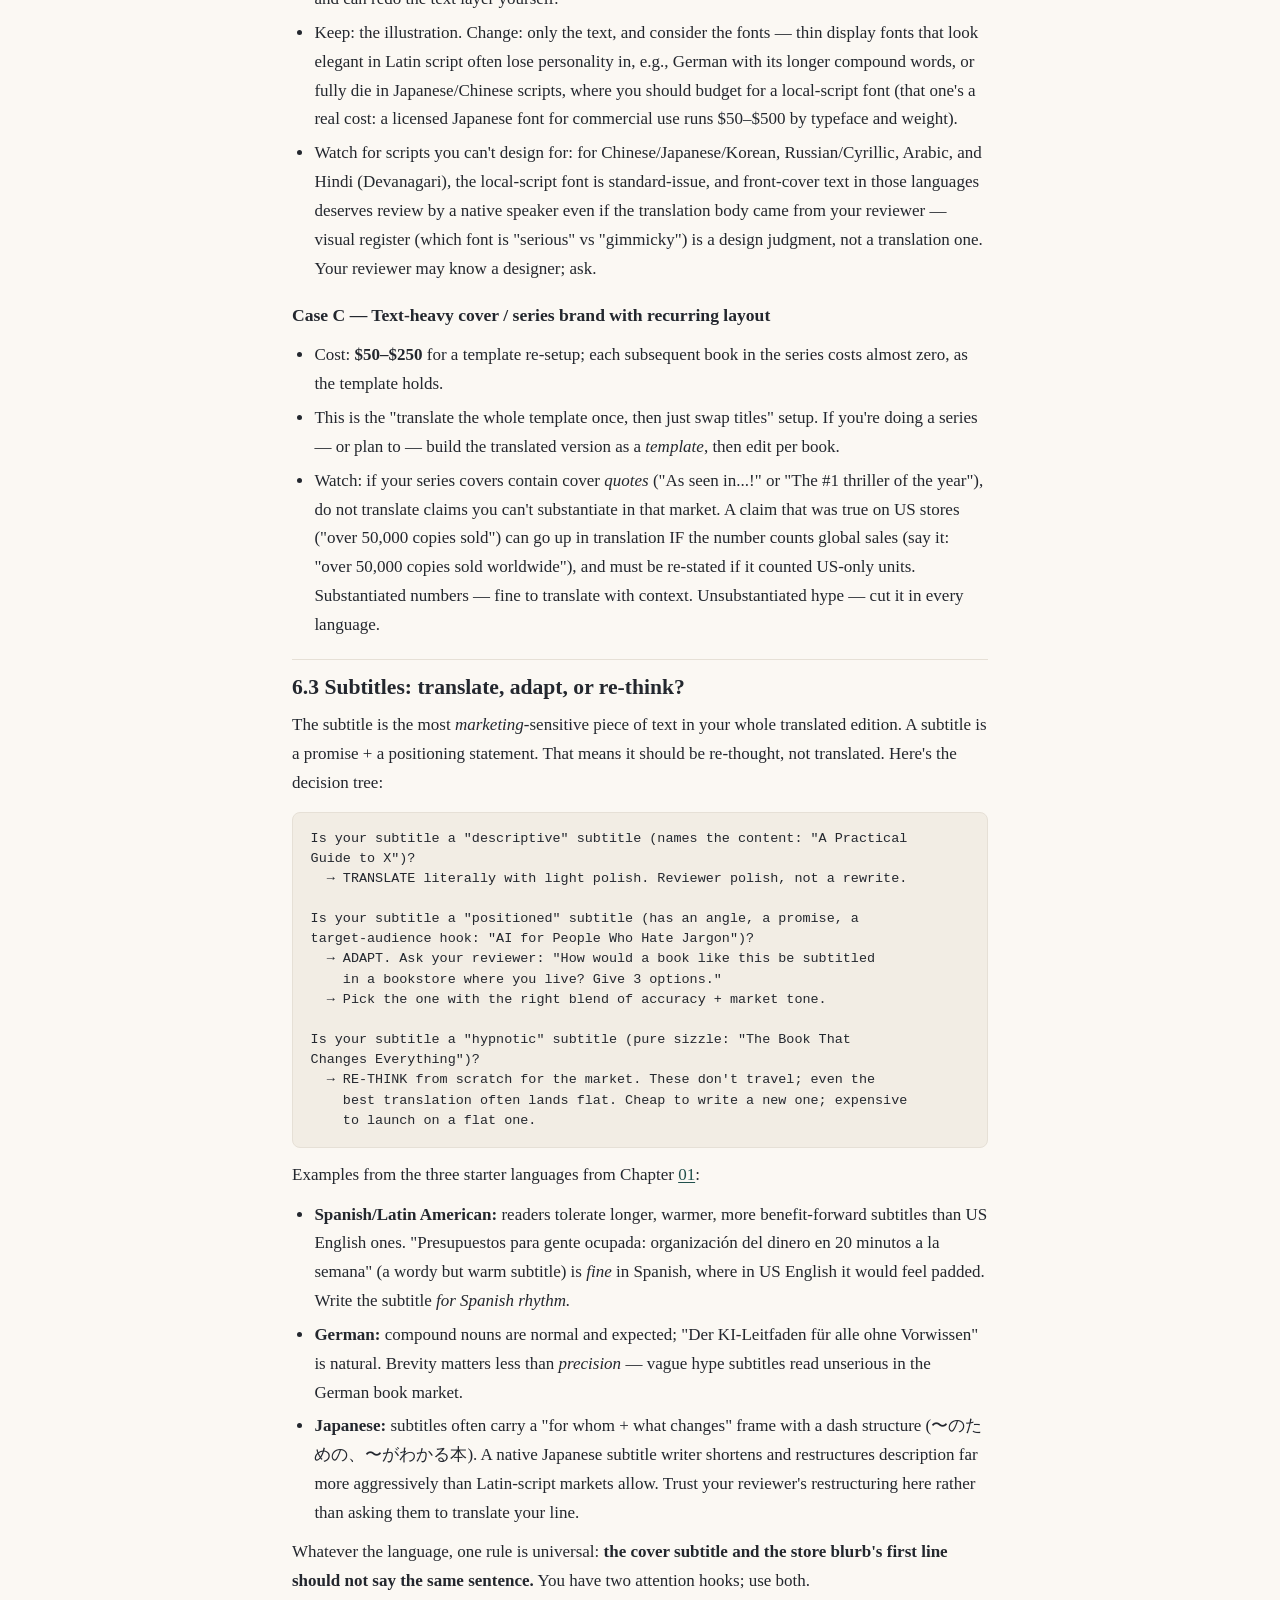
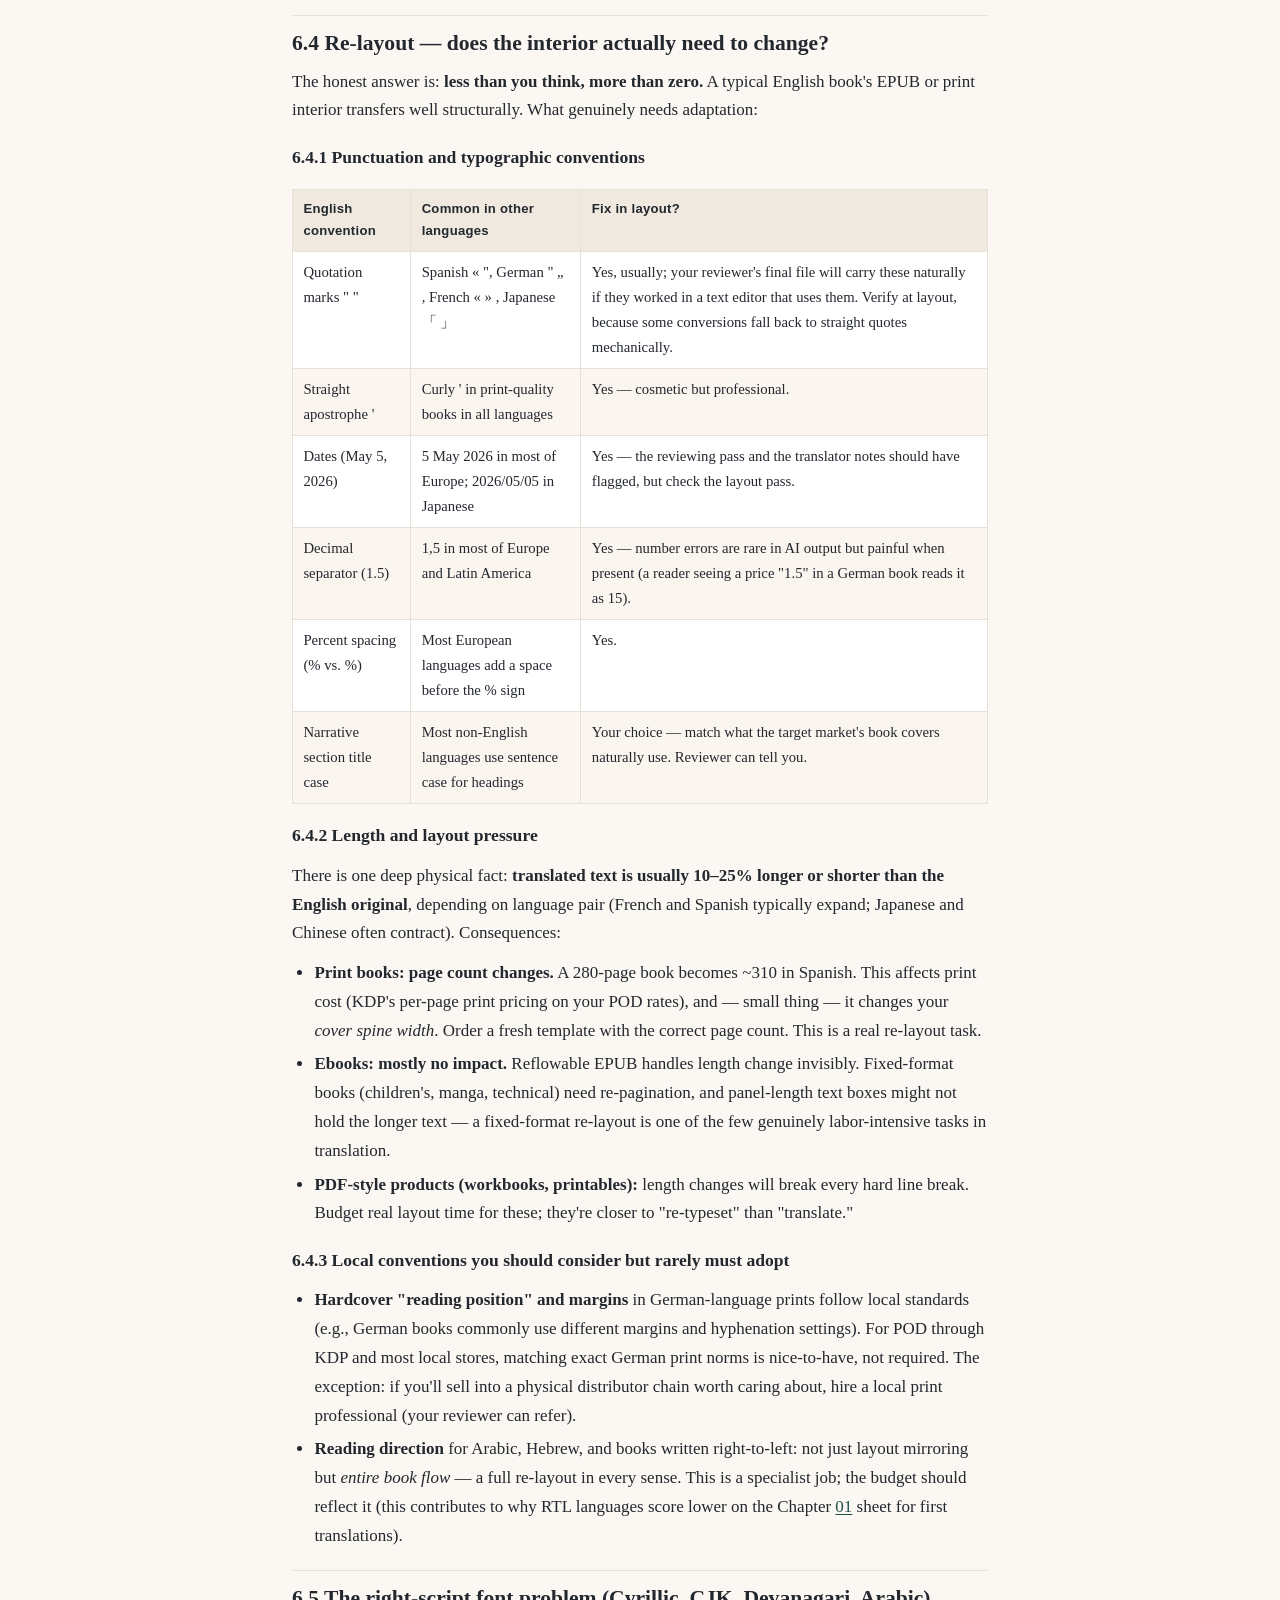
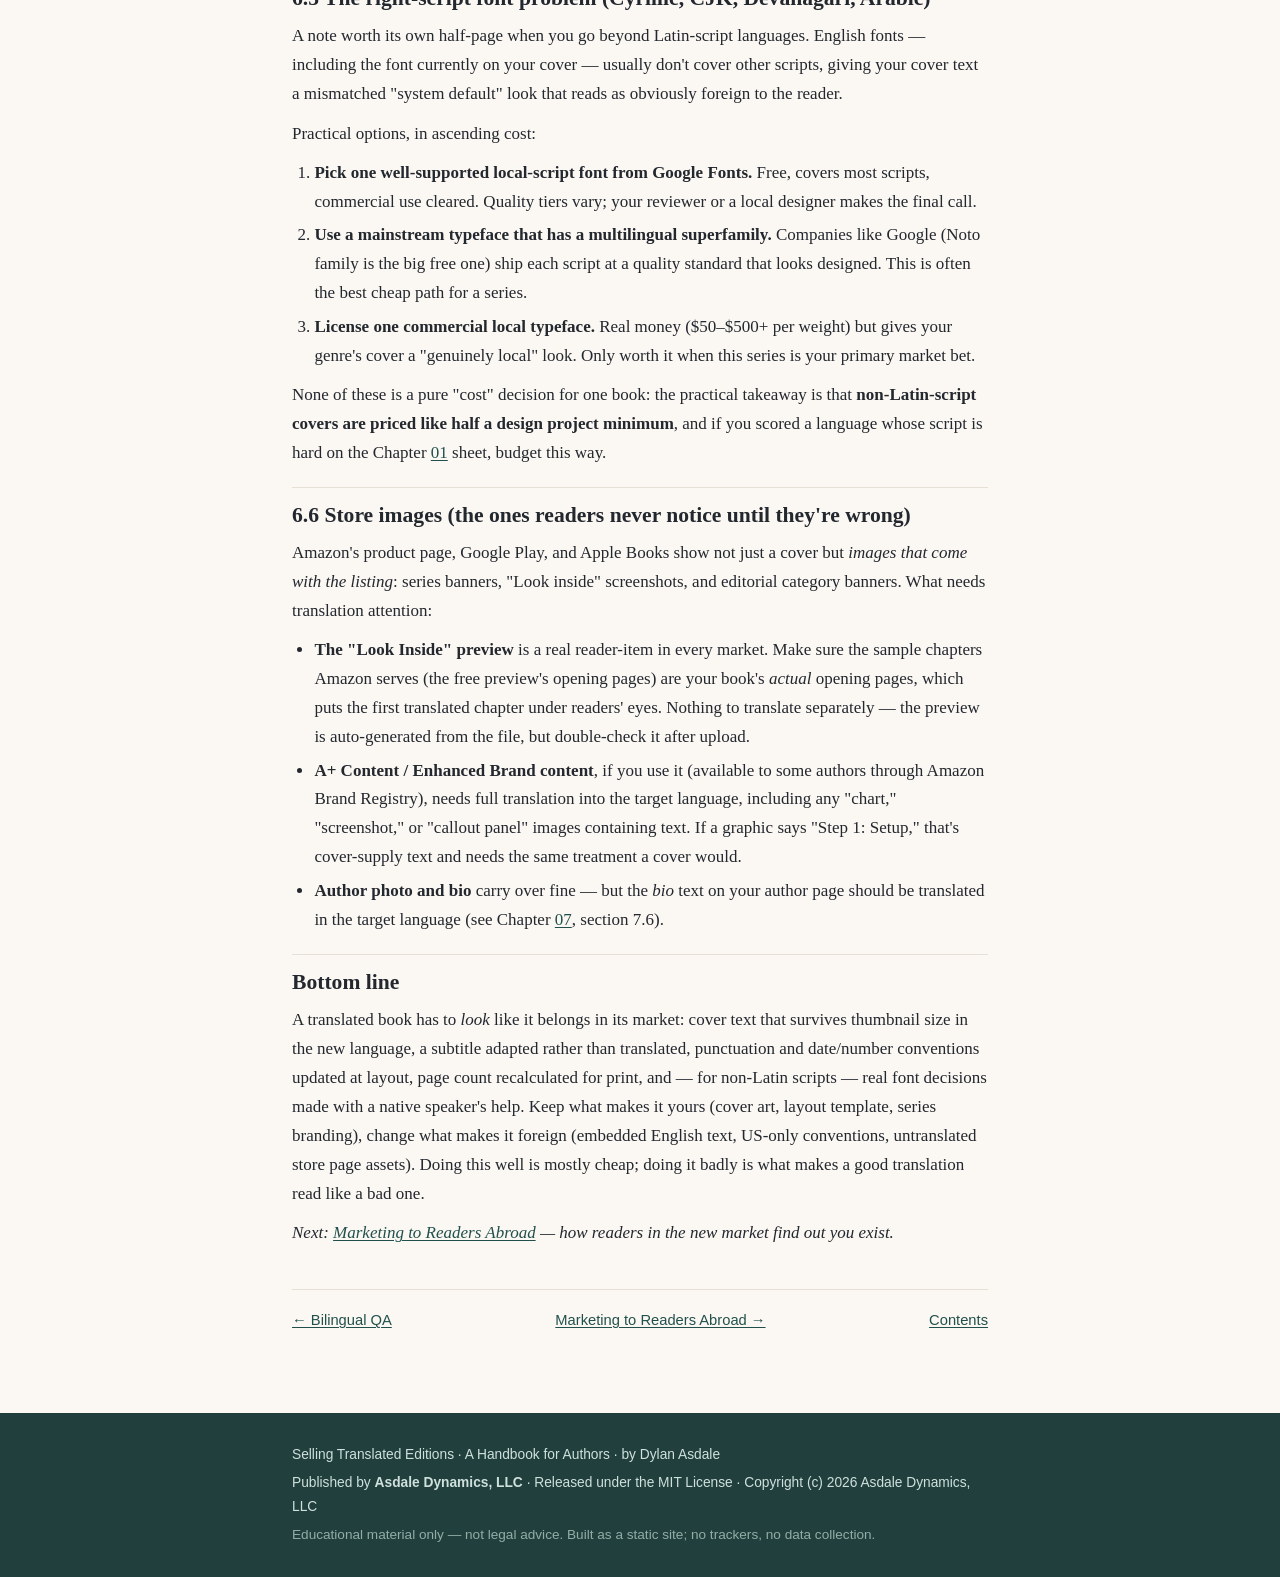
<file: site/06-covers-subtitles-and-re-layout.html>
<!DOCTYPE html>
<html lang="en">
<head>
<meta charset="utf-8">
<meta name="viewport" content="width=device-width, initial-scale=1">
<title>Covers, Subtitles, and Re-Layout · Selling Translated Editions</title>
<meta name="description" content="Covers, subtitle transcreation, typographic conventions, page-count math, and fonts for new scripts.">
<link rel="stylesheet" href="style.css">
</head>
<body>
<header class="masthead">
  <div class="wrap">
    <a class="brand" href="index.html">
      <span class="brand-book">Selling Translated Editions</span>
      <span class="brand-sub">A Handbook for Authors</span>
    </a>
    <p class="byline">by Dylan Asdale · Asdale Dynamics, LLC</p>
  </div>
</header>
<nav class="chapter-nav" aria-label="Chapters">
  <div class="wrap">
    <a href="00-introduction.html">Introduction</a>
    <a href="01-choosing-target-languages.html">Languages</a>
    <a href="02-rights-in-plain-english.html">Rights</a>
    <a href="03-budgeting-ai-plus-human-review.html">Budget</a>
    <a href="04-the-workflow-draft-to-final.html">Workflow</a>
    <a href="05-bilingual-qa.html">QA</a>
    <a href="06-covers-subtitles-and-re-layout.html" aria-current="page">Layout</a>
    <a href="07-marketing-to-readers-abroad.html">Marketing</a>
    <a href="08-going-live-staying-live.html">Going Live</a>
    <a href="09-checklists-and-templates.html">Templates</a>
  </div>
</nav>
<main class="wrap">
<article class="chapter">
<h1 id="top">Covers, Subtitles, and Re-Layout</h1>
<p class="chapter-kicker">Chapter 6</p>
<p><strong>The one-sentence version:</strong> a translated book should not <em>look</em> translated — the cover text, subtitle, interior layout, and store images need the small adaptations that make a new market's readers recognize it as a real book made for them.</p>
<p>This chapter covers the visual side of translation: what changes, what doesn't, how much effort each piece takes, and where "keeping it cheap-but-good" is actually possible. Two specific topics get their own sections because authors get them wrong most often: <strong>subtitles</strong> (what happens to the words under your title) and <strong>re-layout</strong> (whether the interior needs to look different in a new market).</p>
<h2 id="6-1-the-principle-native-looking-not-native-faking">6.1 The principle: native-looking, not native-faking</h2>
<p>Readers in the target market make a 1-second judgment on the store page: <em>is this a real book here, or a translated one that doesn't belong?</em> The goal is the first impression, made honestly:</p>
<ul>
<li>The cover's typography follows the conventions the market already accepts.</li>
<li>The subtitle hooks the reader in <em>their</em> language with <em>their</em> marketing style.</li>
<li>The interior is not full of artifacts (weird paragraph breaks, American-style quotes and dates, half-working tables).</li>
<li>Nothing pretends the book wasn't translated; and nothing advertises it loudly either. The copyright page handles the truth with a clean line — not a slogan.</li>
</ul>
<p>We advise a translation line on your copyright page along these lines:</p>
<blockquote><p><em>Spanish edition translated by [Name] from the original English edition, with AI-assisted translation tooling. Originally published in English in 2026 by Asdale Dynamics, LLC.</em></p></blockquote>
<p>Short, honest, and reads professionally in every market. Disclosure of AI is a values question more than a legal one (Chapter <a href="02-rights-in-plain-english.html">02</a>, section 2.5.3) — whatever you decide, put it on the copyright page, not the cover.</p>
<h2 id="6-2-covers-three-cases-by-how-your-cover-is-built">6.2 Covers: three cases by how your cover is built</h2>
<h3 id="case-a-typographic-cover-title-name-only-on-background-texture">Case A — Typographic cover (title + name only, on background/texture)</h3>
<ul>
<li>Cost: <strong>$0</strong>, your time only. Translate the title, translate your byline, adjust font size if the translated text is longer.</li>
<li>Time: ~30 minutes if you have the editable cover file; 2–3 hours if you have to rebuild it from a flat image.</li>
<li>Keep: original artwork/style — it's your brand across markets.</li>
<li>Watch: translated titles <em>expand</em> in many languages. "Budgeting" becomes "Presupuestos" (fine) and "ADHD-Friendly Budgeting" becomes something 40% longer. Test at thumbnail size (roughly 100px wide) before committing: does the title still read on a phone? Many German and Spanish titles need a smaller font size or a two-line layout to survive thumbnail scale.</li>
</ul>
<h3 id="case-b-illustrated-cover-with-embedded-text">Case B — Illustrated cover with embedded text</h3>
<ul>
<li>Cost: <strong>$30–$150</strong> in designer time (Fiverr, hire your original designer, or a local designer found through translator contacts) if the text is baked into artwork; <strong>$0–$50</strong> if you have the layered file and can redo the text layer yourself.</li>
<li>Keep: the illustration. Change: only the text, and consider the fonts — thin display fonts that look elegant in Latin script often lose personality in, e.g., German with its longer compound words, or fully die in Japanese/Chinese scripts, where you should budget for a local-script font (that one's a real cost: a licensed Japanese font for commercial use runs $50–$500 by typeface and weight).</li>
<li>Watch for scripts you can't design for: for Chinese/Japanese/Korean, Russian/Cyrillic, Arabic, and Hindi (Devanagari), the local-script font is standard-issue, and front-cover text in those languages deserves review by a native speaker even if the translation body came from your reviewer — visual register (which font is "serious" vs "gimmicky") is a design judgment, not a translation one. Your reviewer may know a designer; ask.</li>
</ul>
<h3 id="case-c-text-heavy-cover-series-brand-with-recurring-layout">Case C — Text-heavy cover / series brand with recurring layout</h3>
<ul>
<li>Cost: <strong>$50–$250</strong> for a template re-setup; each subsequent book in the series costs almost zero, as the template holds.</li>
<li>This is the "translate the whole template once, then just swap titles" setup. If you're doing a series — or plan to — build the translated version as a <em>template</em>, then edit per book.</li>
<li>Watch: if your series covers contain cover <em>quotes</em> ("As seen in...!" or "The #1 thriller of the year"), do not translate claims you can't substantiate in that market. A claim that was true on US stores ("over 50,000 copies sold") can go up in translation IF the number counts global sales (say it: "over 50,000 copies sold worldwide"), and must be re-stated if it counted US-only units. Substantiated numbers — fine to translate with context. Unsubstantiated hype — cut it in every language.</li>
</ul>
<h2 id="6-3-subtitles-translate-adapt-or-re-think">6.3 Subtitles: translate, adapt, or re-think?</h2>
<p>The subtitle is the most <em>marketing</em>-sensitive piece of text in your whole translated edition. A subtitle is a promise + a positioning statement. That means it should be re-thought, not translated. Here's the decision tree:</p>
<pre><code>Is your subtitle a &quot;descriptive&quot; subtitle (names the content: &quot;A Practical
Guide to X&quot;)?
  → TRANSLATE literally with light polish. Reviewer polish, not a rewrite.

Is your subtitle a &quot;positioned&quot; subtitle (has an angle, a promise, a
target-audience hook: &quot;AI for People Who Hate Jargon&quot;)?
  → ADAPT. Ask your reviewer: &quot;How would a book like this be subtitled
    in a bookstore where you live? Give 3 options.&quot;
  → Pick the one with the right blend of accuracy + market tone.

Is your subtitle a &quot;hypnotic&quot; subtitle (pure sizzle: &quot;The Book That
Changes Everything&quot;)?
  → RE-THINK from scratch for the market. These don&#x27;t travel; even the
    best translation often lands flat. Cheap to write a new one; expensive
    to launch on a flat one.</code></pre>
<p>Examples from the three starter languages from Chapter <a href="01-choosing-target-languages.html">01</a>:</p>
<ul>
<li><strong>Spanish/Latin American:</strong> readers tolerate longer, warmer, more benefit-forward subtitles than US English ones. "Presupuestos para gente ocupada: organización del dinero en 20 minutos a la semana" (a wordy but warm subtitle) is <em>fine</em> in Spanish, where in US English it would feel padded. Write the subtitle <em>for Spanish rhythm.</em></li>
<li><strong>German:</strong> compound nouns are normal and expected; "Der KI-Leitfaden für alle ohne Vorwissen" is natural. Brevity matters less than <em>precision</em> — vague hype subtitles read unserious in the German book market.</li>
<li><strong>Japanese:</strong> subtitles often carry a "for whom + what changes" frame with a dash structure (〜のための、〜がわかる本). A native Japanese subtitle writer shortens and restructures description far more aggressively than Latin-script markets allow. Trust your reviewer's restructuring here rather than asking them to translate your line.</li>
</ul>
<p>Whatever the language, one rule is universal: <strong>the cover subtitle and the store blurb's first line should not say the same sentence.</strong> You have two attention hooks; use both.</p>
<h2 id="6-4-re-layout-does-the-interior-actually-need-to-change">6.4 Re-layout — does the interior actually need to change?</h2>
<p>The honest answer is: <strong>less than you think, more than zero.</strong> A typical English book's EPUB or print interior transfers well structurally. What genuinely needs adaptation:</p>
<h3 id="6-4-1-punctuation-and-typographic-conventions">6.4.1 Punctuation and typographic conventions</h3>
<table><thead><tr><th>English convention</th><th>Common in other languages</th><th>Fix in layout?</th></tr></thead>
<tbody>
<tr><td>Quotation marks " "</td><td>Spanish « ", German " „ , French « » , Japanese 「 」</td><td>Yes, usually; your reviewer's final file will carry these naturally if they worked in a text editor that uses them. Verify at layout, because some conversions fall back to straight quotes mechanically.</td></tr>
<tr><td>Straight apostrophe '</td><td>Curly ' in print-quality books in all languages</td><td>Yes — cosmetic but professional.</td></tr>
<tr><td>Dates (May 5, 2026)</td><td>5 May 2026 in most of Europe; 2026/05/05 in Japanese</td><td>Yes — the reviewing pass and the translator notes should have flagged, but check the layout pass.</td></tr>
<tr><td>Decimal separator (1.5)</td><td>1,5 in most of Europe and Latin America</td><td>Yes — number errors are rare in AI output but painful when present (a reader seeing a price "1.5" in a German book reads it as 15).</td></tr>
<tr><td>Percent spacing (% vs. %)</td><td>Most European languages add a space before the % sign</td><td>Yes.</td></tr>
<tr><td>Narrative section title case</td><td>Most non-English languages use sentence case for headings</td><td>Your choice — match what the target market's book covers naturally use. Reviewer can tell you.</td></tr>
</tbody></table>
<h3 id="6-4-2-length-and-layout-pressure">6.4.2 Length and layout pressure</h3>
<p>There is one deep physical fact: <strong>translated text is usually 10–25% longer or shorter than the English original</strong>, depending on language pair (French and Spanish typically expand; Japanese and Chinese often contract). Consequences:</p>
<ul>
<li><strong>Print books: page count changes.</strong> A 280-page book becomes ~310 in Spanish. This affects print cost (KDP's per-page print pricing on your POD rates), and — small thing — it changes your <em>cover spine width</em>. Order a fresh template with the correct page count. This is a real re-layout task.</li>
<li><strong>Ebooks: mostly no impact.</strong> Reflowable EPUB handles length change invisibly. Fixed-format books (children's, manga, technical) need re-pagination, and panel-length text boxes might not hold the longer text — a fixed-format re-layout is one of the few genuinely labor-intensive tasks in translation.</li>
<li><strong>PDF-style products (workbooks, printables):</strong> length changes will break every hard line break. Budget real layout time for these; they're closer to "re-typeset" than "translate."</li>
</ul>
<h3 id="6-4-3-local-conventions-you-should-consider-but-rarely-must-adopt">6.4.3 Local conventions you should consider but rarely must adopt</h3>
<ul>
<li><strong>Hardcover "reading position" and margins</strong> in German-language prints follow local standards (e.g., German books commonly use different margins and hyphenation settings). For POD through KDP and most local stores, matching exact German print norms is nice-to-have, not required. The exception: if you'll sell into a physical distributor chain worth caring about, hire a local print professional (your reviewer can refer).</li>
<li><strong>Reading direction</strong> for Arabic, Hebrew, and books written right-to-left: not just layout mirroring but <em>entire book flow</em> — a full re-layout in every sense. This is a specialist job; the budget should reflect it (this contributes to why RTL languages score lower on the Chapter <a href="01-choosing-target-languages.html">01</a> sheet for first translations).</li>
</ul>
<h2 id="6-5-the-right-script-font-problem-cyrillic-cjk-devanagari-arabic">6.5 The right-script font problem (Cyrillic, CJK, Devanagari, Arabic)</h2>
<p>A note worth its own half-page when you go beyond Latin-script languages. English fonts — including the font currently on your cover — usually don't cover other scripts, giving your cover text a mismatched "system default" look that reads as obviously foreign to the reader.</p>
<p>Practical options, in ascending cost:</p>
<ol>
<li><strong>Pick one well-supported local-script font from Google Fonts.</strong> Free, covers most scripts, commercial use cleared. Quality tiers vary; your reviewer or a local designer makes the final call.</li>
<li><strong>Use a mainstream typeface that has a multilingual superfamily.</strong> Companies like Google (Noto family is the big free one) ship each script at a quality standard that looks designed. This is often the best cheap path for a series.</li>
<li><strong>License one commercial local typeface.</strong> Real money ($50–$500+ per weight) but gives your genre's cover a "genuinely local" look. Only worth it when this series is your primary market bet.</li>
</ol>
<p>None of these is a pure "cost" decision for one book: the practical takeaway is that <strong>non-Latin-script covers are priced like half a design project minimum</strong>, and if you scored a language whose script is hard on the Chapter <a href="01-choosing-target-languages.html">01</a> sheet, budget this way.</p>
<h2 id="6-6-store-images-the-ones-readers-never-notice-until-they-re-wrong">6.6 Store images (the ones readers never notice until they're wrong)</h2>
<p>Amazon's product page, Google Play, and Apple Books show not just a cover but <em>images that come with the listing</em>: series banners, "Look inside" screenshots, and editorial category banners. What needs translation attention:</p>
<ul>
<li><strong>The "Look Inside" preview</strong> is a real reader-item in every market. Make sure the sample chapters Amazon serves (the free preview's opening pages) are your book's <em>actual</em> opening pages, which puts the first translated chapter under readers' eyes. Nothing to translate separately — the preview is auto-generated from the file, but double-check it after upload.</li>
<li><strong>A+ Content / Enhanced Brand content</strong>, if you use it (available to some authors through Amazon Brand Registry), needs full translation into the target language, including any "chart," "screenshot," or "callout panel" images containing text. If a graphic says "Step 1: Setup," that's cover-supply text and needs the same treatment a cover would.</li>
<li><strong>Author photo and bio</strong> carry over fine — but the <em>bio</em> text on your author page should be translated in the target language (see Chapter <a href="07-marketing-to-readers-abroad.html">07</a>, section 7.6).</li>
</ul>
<h2 id="bottom-line">Bottom line</h2>
<p>A translated book has to <em>look</em> like it belongs in its market: cover text that survives thumbnail size in the new language, a subtitle adapted rather than translated, punctuation and date/number conventions updated at layout, page count recalculated for print, and — for non-Latin scripts — real font decisions made with a native speaker's help. Keep what makes it yours (cover art, layout template, series branding), change what makes it foreign (embedded English text, US-only conventions, untranslated store page assets). Doing this well is mostly cheap; doing it badly is what makes a good translation read like a bad one.</p>
<p><em>Next: <a href="07-marketing-to-readers-abroad.html">Marketing to Readers Abroad</a> — how readers in the new market find out you exist.</em></p>
</article>
<nav class="pager">
  <a href="05-bilingual-qa.html">← Bilingual QA</a>
  <a href="07-marketing-to-readers-abroad.html">Marketing to Readers Abroad →</a>
  <a class="toc-link" href="index.html">Contents</a>
</nav>
</main>
<footer>
  <div class="wrap">
    <p>Selling Translated Editions · A Handbook for Authors · by Dylan Asdale</p>
    <p>Published by <strong>Asdale Dynamics, LLC</strong> · Released under the MIT License ·
       Copyright (c) 2026 Asdale Dynamics, LLC</p>
    <p class="fine">Educational material only — not legal advice. Built as a static site; no trackers, no data collection.</p>
  </div>
</footer>

</body>
</html>
</file>
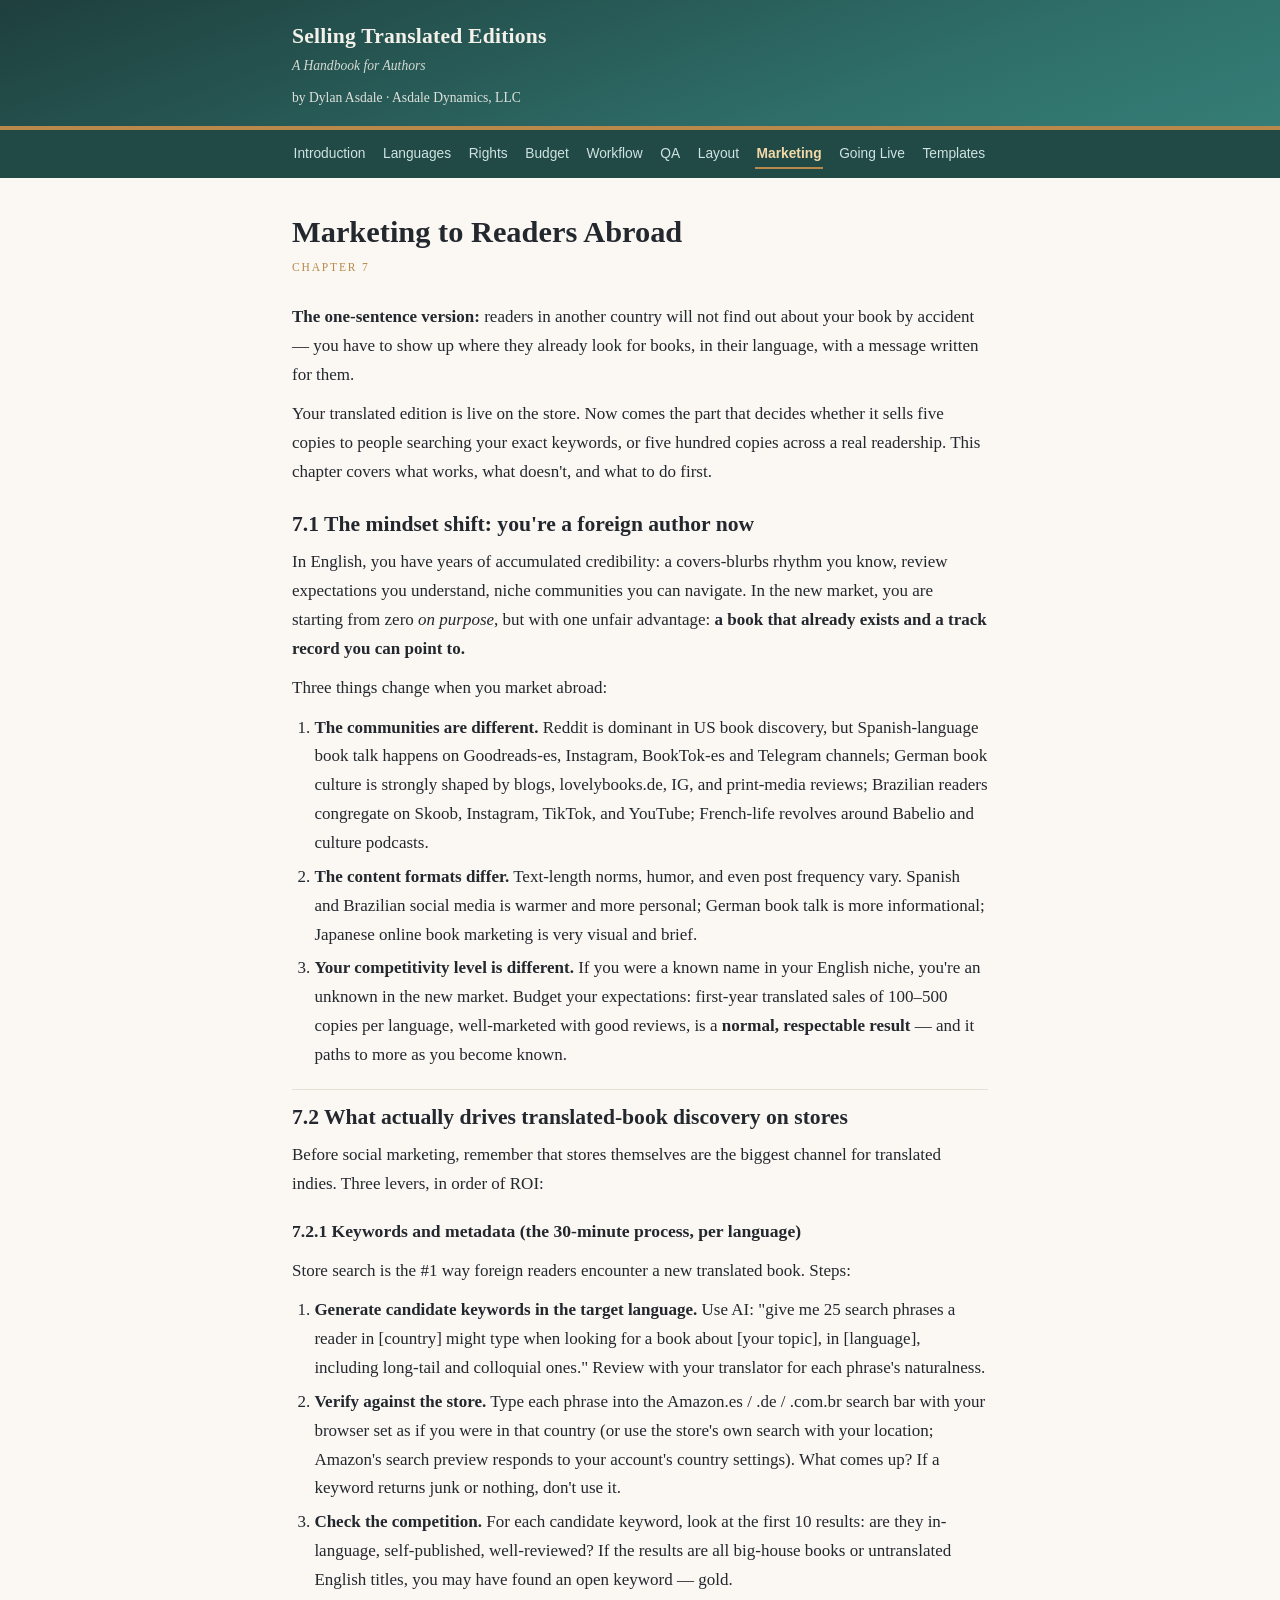
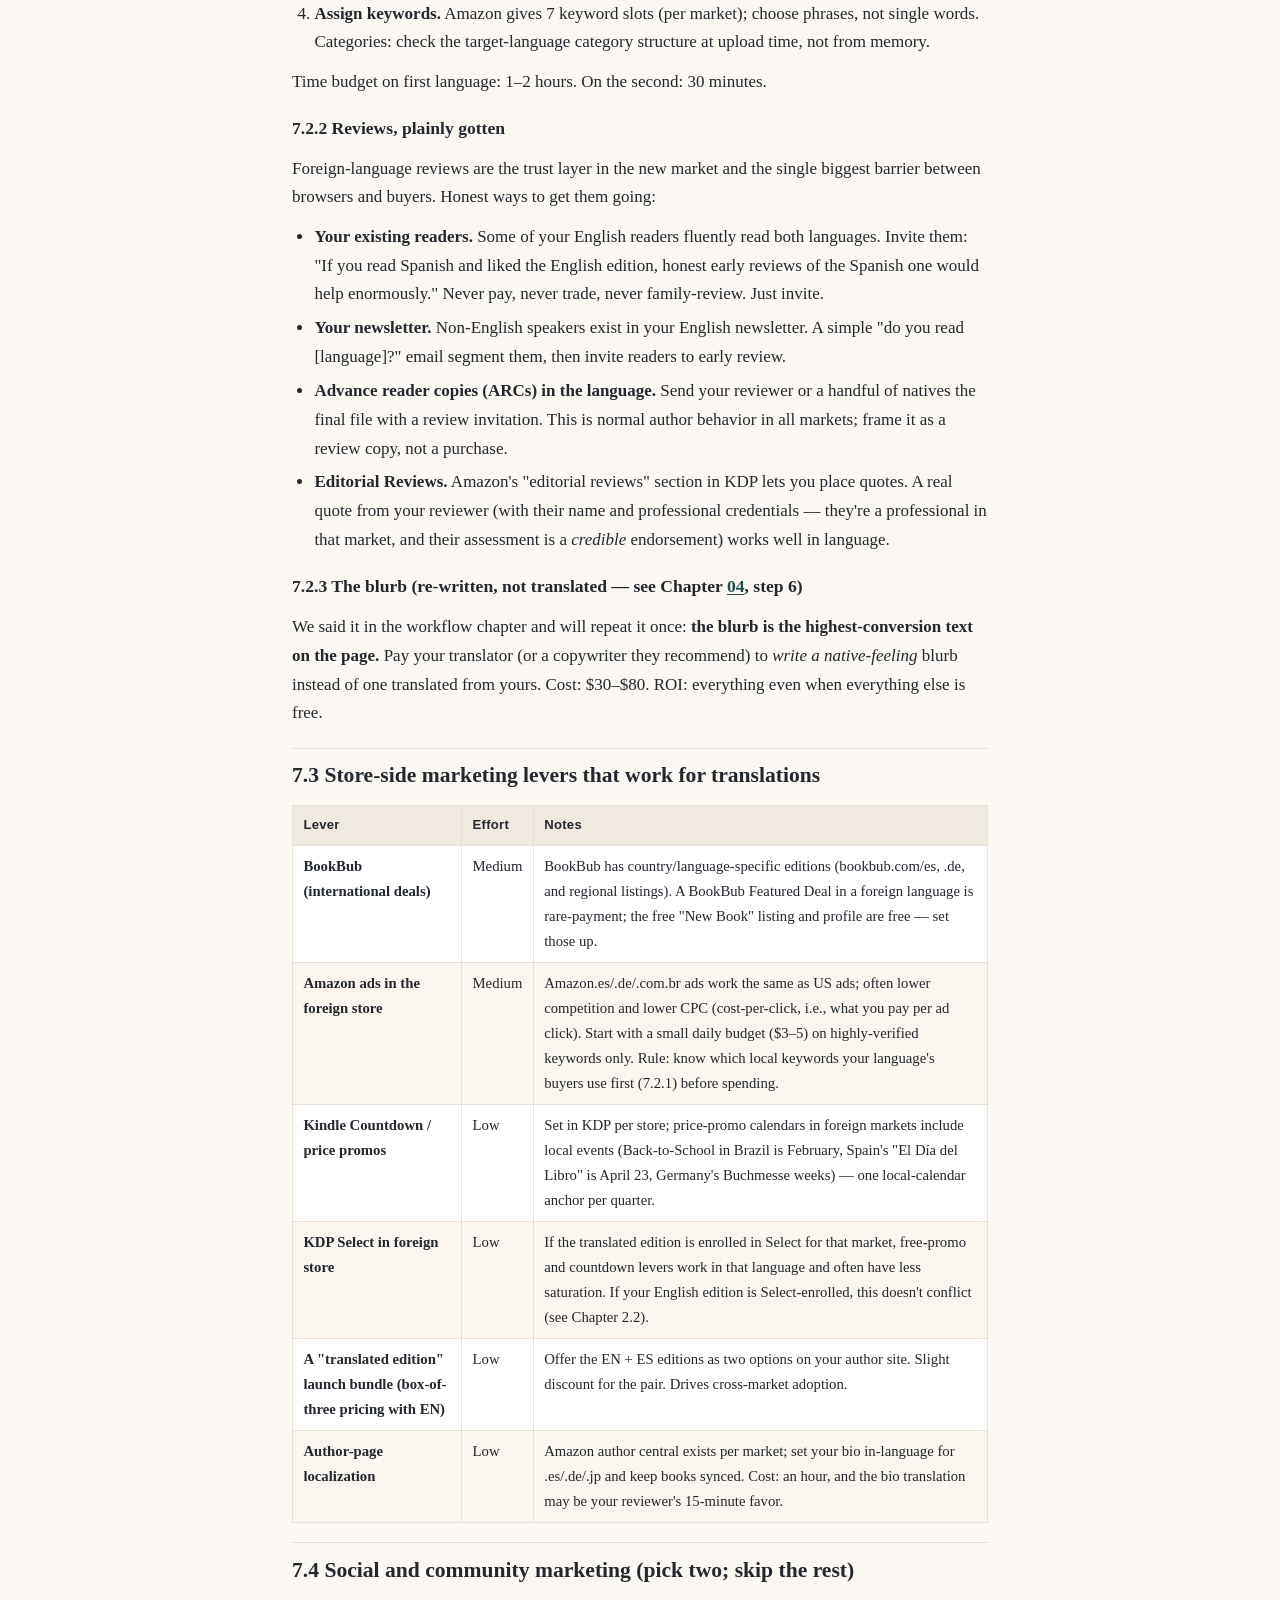
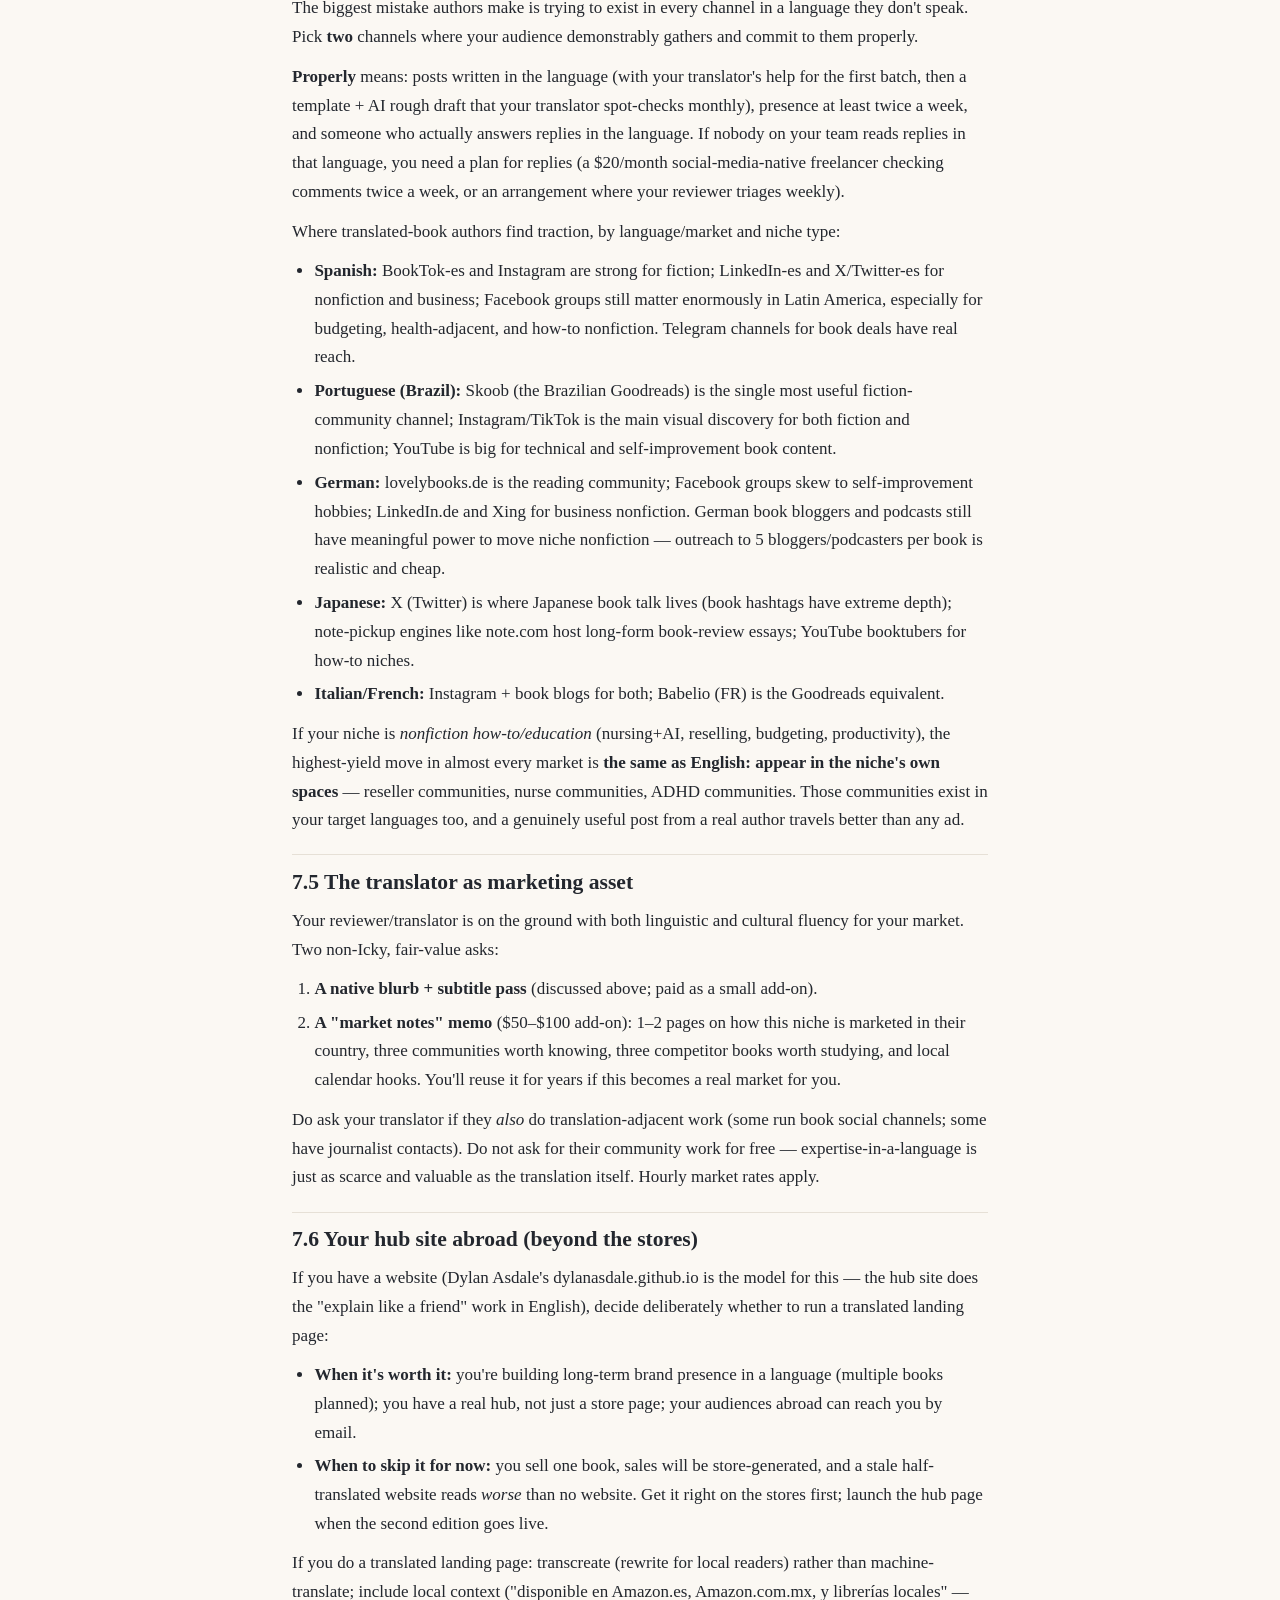
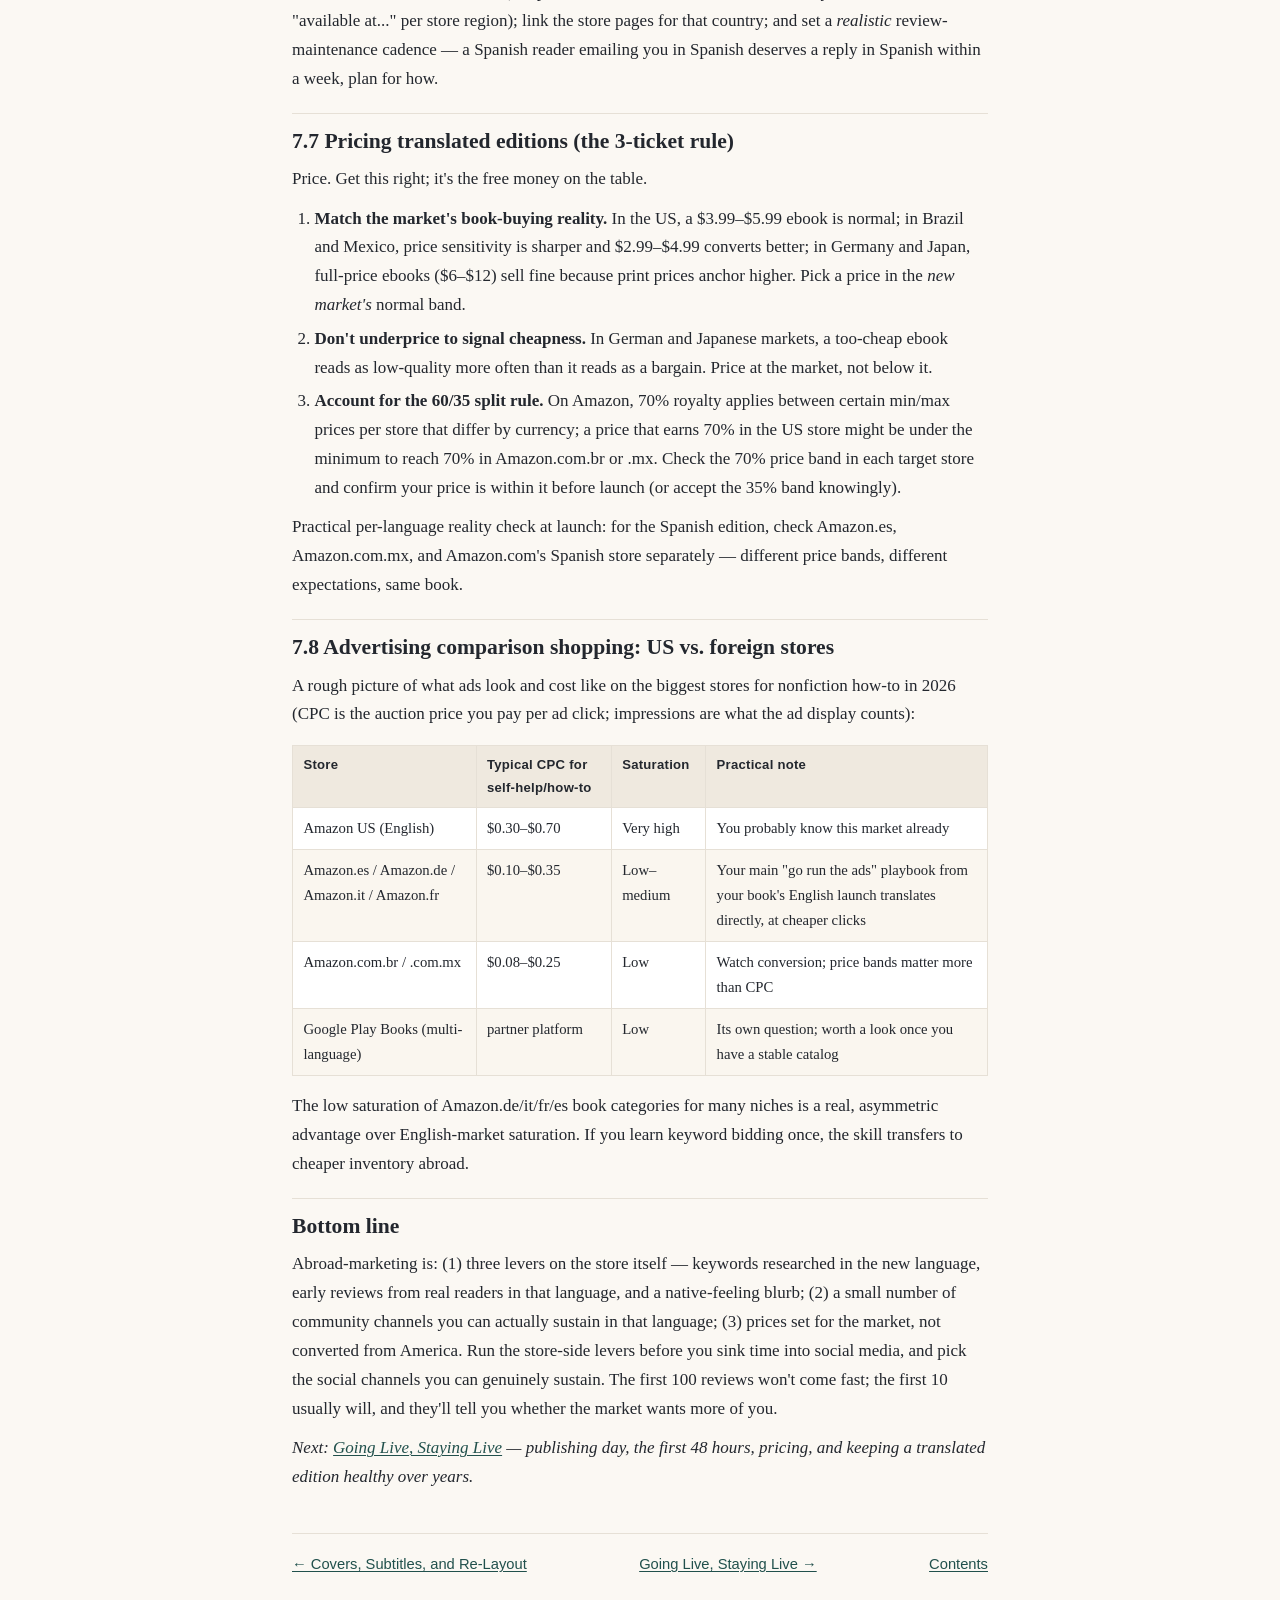
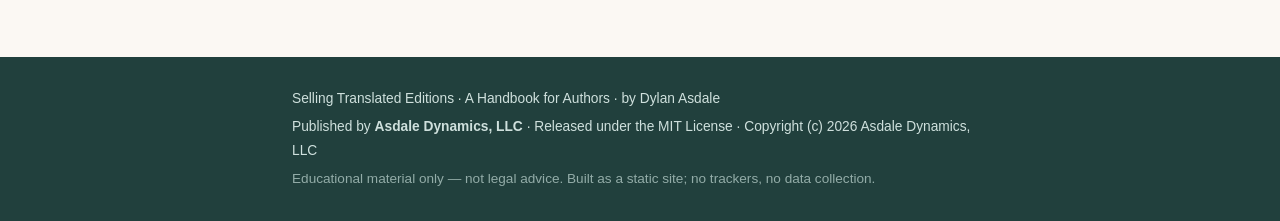
<file: site/07-marketing-to-readers-abroad.html>
<!DOCTYPE html>
<html lang="en">
<head>
<meta charset="utf-8">
<meta name="viewport" content="width=device-width, initial-scale=1">
<title>Marketing to Readers Abroad · Selling Translated Editions</title>
<meta name="description" content="Keywords in-language, foreign review velocity, per-market channels, and pricing by market.">
<link rel="stylesheet" href="style.css">
</head>
<body>
<header class="masthead">
  <div class="wrap">
    <a class="brand" href="index.html">
      <span class="brand-book">Selling Translated Editions</span>
      <span class="brand-sub">A Handbook for Authors</span>
    </a>
    <p class="byline">by Dylan Asdale · Asdale Dynamics, LLC</p>
  </div>
</header>
<nav class="chapter-nav" aria-label="Chapters">
  <div class="wrap">
    <a href="00-introduction.html">Introduction</a>
    <a href="01-choosing-target-languages.html">Languages</a>
    <a href="02-rights-in-plain-english.html">Rights</a>
    <a href="03-budgeting-ai-plus-human-review.html">Budget</a>
    <a href="04-the-workflow-draft-to-final.html">Workflow</a>
    <a href="05-bilingual-qa.html">QA</a>
    <a href="06-covers-subtitles-and-re-layout.html">Layout</a>
    <a href="07-marketing-to-readers-abroad.html" aria-current="page">Marketing</a>
    <a href="08-going-live-staying-live.html">Going Live</a>
    <a href="09-checklists-and-templates.html">Templates</a>
  </div>
</nav>
<main class="wrap">
<article class="chapter">
<h1 id="top">Marketing to Readers Abroad</h1>
<p class="chapter-kicker">Chapter 7</p>
<p><strong>The one-sentence version:</strong> readers in another country will not find out about your book by accident — you have to show up where they already look for books, in their language, with a message written for them.</p>
<p>Your translated edition is live on the store. Now comes the part that decides whether it sells five copies to people searching your exact keywords, or five hundred copies across a real readership. This chapter covers what works, what doesn't, and what to do first.</p>
<h2 id="7-1-the-mindset-shift-you-re-a-foreign-author-now">7.1 The mindset shift: you're a foreign author now</h2>
<p>In English, you have years of accumulated credibility: a covers-blurbs rhythm you know, review expectations you understand, niche communities you can navigate. In the new market, you are starting from zero <em>on purpose</em>, but with one unfair advantage: <strong>a book that already exists and a track record you can point to.</strong></p>
<p>Three things change when you market abroad:</p>
<ol>
<li><strong>The communities are different.</strong> Reddit is dominant in US book discovery, but Spanish-language book talk happens on Goodreads-es, Instagram, BookTok-es and Telegram channels; German book culture is strongly shaped by blogs, lovelybooks.de, IG, and print-media reviews; Brazilian readers congregate on Skoob, Instagram, TikTok, and YouTube; French-life revolves around Babelio and culture podcasts.</li>
<li><strong>The content formats differ.</strong> Text-length norms, humor, and even post frequency vary. Spanish and Brazilian social media is warmer and more personal; German book talk is more informational; Japanese online book marketing is very visual and brief.</li>
<li><strong>Your competitivity level is different.</strong> If you were a known name in your English niche, you're an unknown in the new market. Budget your expectations: first-year translated sales of 100–500 copies per language, well-marketed with good reviews, is a <strong>normal, respectable result</strong> — and it paths to more as you become known.</li>
</ol>
<h2 id="7-2-what-actually-drives-translated-book-discovery-on-stores">7.2 What actually drives translated-book discovery on stores</h2>
<p>Before social marketing, remember that stores themselves are the biggest channel for translated indies. Three levers, in order of ROI:</p>
<h3 id="7-2-1-keywords-and-metadata-the-30-minute-process-per-language">7.2.1 Keywords and metadata (the 30-minute process, per language)</h3>
<p>Store search is the #1 way foreign readers encounter a new translated book. Steps:</p>
<ol>
<li><strong>Generate candidate keywords in the target language.</strong> Use AI: "give me 25 search phrases a reader in [country] might type when looking for a book about [your topic], in [language], including long-tail and colloquial ones." Review with your translator for each phrase's naturalness.</li>
<li><strong>Verify against the store.</strong> Type each phrase into the Amazon.es / .de / .com.br search bar with your browser set as if you were in that country (or use the store's own search with your location; Amazon's search preview responds to your account's country settings). What comes up? If a keyword returns junk or nothing, don't use it.</li>
<li><strong>Check the competition.</strong> For each candidate keyword, look at the first 10 results: are they in-language, self-published, well-reviewed? If the results are all big-house books or untranslated English titles, you may have found an open keyword — gold.</li>
<li><strong>Assign keywords.</strong> Amazon gives 7 keyword slots (per market); choose phrases, not single words. Categories: check the target-language category structure at upload time, not from memory.</li>
</ol>
<p>Time budget on first language: 1–2 hours. On the second: 30 minutes.</p>
<h3 id="7-2-2-reviews-plainly-gotten">7.2.2 Reviews, plainly gotten</h3>
<p>Foreign-language reviews are the trust layer in the new market and the single biggest barrier between browsers and buyers. Honest ways to get them going:</p>
<ul>
<li><strong>Your existing readers.</strong> Some of your English readers fluently read both languages. Invite them: "If you read Spanish and liked the English edition, honest early reviews of the Spanish one would help enormously." Never pay, never trade, never family-review. Just invite.</li>
<li><strong>Your newsletter.</strong> Non-English speakers exist in your English newsletter. A simple "do you read [language]?" email segment them, then invite readers to early review.</li>
<li><strong>Advance reader copies (ARCs) in the language.</strong> Send your reviewer or a handful of natives the final file with a review invitation. This is normal author behavior in all markets; frame it as a review copy, not a purchase.</li>
<li><strong>Editorial Reviews.</strong> Amazon's "editorial reviews" section in KDP lets you place quotes. A real quote from your reviewer (with their name and professional credentials — they're a professional in that market, and their assessment is a <em>credible</em> endorsement) works well in language.</li>
</ul>
<h3 id="7-2-3-the-blurb-re-written-not-translated-see-chapter-04-step-6">7.2.3 The blurb (re-written, not translated — see Chapter <a href="04-the-workflow-draft-to-final.html">04</a>, step 6)</h3>
<p>We said it in the workflow chapter and will repeat it once: <strong>the blurb is the highest-conversion text on the page.</strong> Pay your translator (or a copywriter they recommend) to <em>write a native-feeling</em> blurb instead of one translated from yours. Cost: $30–$80. ROI: everything even when everything else is free.</p>
<h2 id="7-3-store-side-marketing-levers-that-work-for-translations">7.3 Store-side marketing levers that work for translations</h2>
<table><thead><tr><th>Lever</th><th>Effort</th><th>Notes</th></tr></thead>
<tbody>
<tr><td><strong>BookBub (international deals)</strong></td><td>Medium</td><td>BookBub has country/language-specific editions (bookbub.com/es, .de, and regional listings). A BookBub Featured Deal in a foreign language is rare-payment; the free "New Book" listing and profile are free — set those up.</td></tr>
<tr><td><strong>Amazon ads in the foreign store</strong></td><td>Medium</td><td>Amazon.es/.de/.com.br ads work the same as US ads; often lower competition and lower CPC (cost-per-click, i.e., what you pay per ad click). Start with a small daily budget ($3–5) on highly-verified keywords only. Rule: know which local keywords your language's buyers use first (7.2.1) before spending.</td></tr>
<tr><td><strong>Kindle Countdown / price promos</strong></td><td>Low</td><td>Set in KDP per store; price-promo calendars in foreign markets include local events (Back-to-School in Brazil is February, Spain's "El Día del Libro" is April 23, Germany's Buchmesse weeks) — one local-calendar anchor per quarter.</td></tr>
<tr><td><strong>KDP Select in foreign store</strong></td><td>Low</td><td>If the translated edition is enrolled in Select for that market, free-promo and countdown levers work in that language and often have less saturation. If your English edition is Select-enrolled, this doesn't conflict (see Chapter 2.2).</td></tr>
<tr><td><strong>A "translated edition" launch bundle (box-of-three pricing with EN)</strong></td><td>Low</td><td>Offer the EN + ES editions as two options on your author site. Slight discount for the pair. Drives cross-market adoption.</td></tr>
<tr><td><strong>Author-page localization</strong></td><td>Low</td><td>Amazon author central exists per market; set your bio in-language for .es/.de/.jp and keep books synced. Cost: an hour, and the bio translation may be your reviewer's 15-minute favor.</td></tr>
</tbody></table>
<h2 id="7-4-social-and-community-marketing-pick-two-skip-the-rest">7.4 Social and community marketing (pick two; skip the rest)</h2>
<p>The biggest mistake authors make is trying to exist in every channel in a language they don't speak. Pick <strong>two</strong> channels where your audience demonstrably gathers and commit to them properly.</p>
<p><strong>Properly</strong> means: posts written in the language (with your translator's help for the first batch, then a template + AI rough draft that your translator spot-checks monthly), presence at least twice a week, and someone who actually answers replies in the language. If nobody on your team reads replies in that language, you need a plan for replies (a $20/month social-media-native freelancer checking comments twice a week, or an arrangement where your reviewer triages weekly).</p>
<p>Where translated-book authors find traction, by language/market and niche type:</p>
<ul>
<li><strong>Spanish:</strong> BookTok-es and Instagram are strong for fiction; LinkedIn-es and X/Twitter-es for nonfiction and business; Facebook groups still matter enormously in Latin America, especially for budgeting, health-adjacent, and how-to nonfiction. Telegram channels for book deals have real reach.</li>
<li><strong>Portuguese (Brazil):</strong> Skoob (the Brazilian Goodreads) is the single most useful fiction-community channel; Instagram/TikTok is the main visual discovery for both fiction and nonfiction; YouTube is big for technical and self-improvement book content.</li>
<li><strong>German:</strong> lovelybooks.de is the reading community; Facebook groups skew to self-improvement hobbies; LinkedIn.de and Xing for business nonfiction. German book bloggers and podcasts still have meaningful power to move niche nonfiction — outreach to 5 bloggers/podcasters per book is realistic and cheap.</li>
<li><strong>Japanese:</strong> X (Twitter) is where Japanese book talk lives (book hashtags have extreme depth); note-pickup engines like note.com host long-form book-review essays; YouTube booktubers for how-to niches.</li>
<li><strong>Italian/French:</strong> Instagram + book blogs for both; Babelio (FR) is the Goodreads equivalent.</li>
</ul>
<p>If your niche is <em>nonfiction how-to/education</em> (nursing+AI, reselling, budgeting, productivity), the highest-yield move in almost every market is <strong>the same as English: appear in the niche's own spaces</strong> — reseller communities, nurse communities, ADHD communities. Those communities exist in your target languages too, and a genuinely useful post from a real author travels better than any ad.</p>
<h2 id="7-5-the-translator-as-marketing-asset">7.5 The translator as marketing asset</h2>
<p>Your reviewer/translator is on the ground with both linguistic and cultural fluency for your market. Two non-Icky, fair-value asks:</p>
<ol>
<li><strong>A native blurb + subtitle pass</strong> (discussed above; paid as a small add-on).</li>
<li><strong>A "market notes" memo</strong> ($50–$100 add-on): 1–2 pages on how this niche is marketed in their country, three communities worth knowing, three competitor books worth studying, and local calendar hooks. You'll reuse it for years if this becomes a real market for you.</li>
</ol>
<p>Do ask your translator if they <em>also</em> do translation-adjacent work (some run book social channels; some have journalist contacts). Do not ask for their community work for free — expertise-in-a-language is just as scarce and valuable as the translation itself. Hourly market rates apply.</p>
<h2 id="7-6-your-hub-site-abroad-beyond-the-stores">7.6 Your hub site abroad (beyond the stores)</h2>
<p>If you have a website (Dylan Asdale's dylanasdale.github.io is the model for this — the hub site does the "explain like a friend" work in English), decide deliberately whether to run a translated landing page:</p>
<ul>
<li><strong>When it's worth it:</strong> you're building long-term brand presence in a language (multiple books planned); you have a real hub, not just a store page; your audiences abroad can reach you by email.</li>
<li><strong>When to skip it for now:</strong> you sell one book, sales will be store-generated, and a stale half-translated website reads <em>worse</em> than no website. Get it right on the stores first; launch the hub page when the second edition goes live.</li>
</ul>
<p>If you do a translated landing page: transcreate (rewrite for local readers) rather than machine-translate; include local context ("disponible en Amazon.es, Amazon.com.mx, y librerías locales" — "available at..." per store region); link the store pages for that country; and set a <em>realistic</em> review-maintenance cadence — a Spanish reader emailing you in Spanish deserves a reply in Spanish within a week, plan for how.</p>
<h2 id="7-7-pricing-translated-editions-the-3-ticket-rule">7.7 Pricing translated editions (the 3-ticket rule)</h2>
<p>Price. Get this right; it's the free money on the table.</p>
<ol>
<li><strong>Match the market's book-buying reality.</strong> In the US, a $3.99–$5.99 ebook is normal; in Brazil and Mexico, price sensitivity is sharper and $2.99–$4.99 converts better; in Germany and Japan, full-price ebooks ($6–$12) sell fine because print prices anchor higher. Pick a price in the <em>new market's</em> normal band.</li>
<li><strong>Don't underprice to signal cheapness.</strong> In German and Japanese markets, a too-cheap ebook reads as low-quality more often than it reads as a bargain. Price at the market, not below it.</li>
<li><strong>Account for the 60/35 split rule.</strong> On Amazon, 70% royalty applies between certain min/max prices per store that differ by currency; a price that earns 70% in the US store might be under the minimum to reach 70% in Amazon.com.br or .mx. Check the 70% price band in each target store and confirm your price is within it before launch (or accept the 35% band knowingly).</li>
</ol>
<p>Practical per-language reality check at launch: for the Spanish edition, check Amazon.es, Amazon.com.mx, and Amazon.com's Spanish store separately — different price bands, different expectations, same book.</p>
<h2 id="7-8-advertising-comparison-shopping-us-vs-foreign-stores">7.8 Advertising comparison shopping: US vs. foreign stores</h2>
<p>A rough picture of what ads look and cost like on the biggest stores for nonfiction how-to in 2026 (CPC is the auction price you pay per ad click; impressions are what the ad display counts):</p>
<table><thead><tr><th>Store</th><th>Typical CPC for self-help/how-to</th><th>Saturation</th><th>Practical note</th></tr></thead>
<tbody>
<tr><td>Amazon US (English)</td><td>$0.30–$0.70</td><td>Very high</td><td>You probably know this market already</td></tr>
<tr><td>Amazon.es / Amazon.de / Amazon.it / Amazon.fr</td><td>$0.10–$0.35</td><td>Low–medium</td><td>Your main "go run the ads" playbook from your book's English launch translates directly, at cheaper clicks</td></tr>
<tr><td>Amazon.com.br / .com.mx</td><td>$0.08–$0.25</td><td>Low</td><td>Watch conversion; price bands matter more than CPC</td></tr>
<tr><td>Google Play Books (multi-language)</td><td>partner platform</td><td>Low</td><td>Its own question; worth a look once you have a stable catalog</td></tr>
</tbody></table>
<p>The low saturation of Amazon.de/it/fr/es book categories for many niches is a real, asymmetric advantage over English-market saturation. If you learn keyword bidding once, the skill transfers to cheaper inventory abroad.</p>
<h2 id="bottom-line">Bottom line</h2>
<p>Abroad-marketing is: (1) three levers on the store itself — keywords researched in the new language, early reviews from real readers in that language, and a native-feeling blurb; (2) a small number of community channels you can actually sustain in that language; (3) prices set for the market, not converted from America. Run the store-side levers before you sink time into social media, and pick the social channels you can genuinely sustain. The first 100 reviews won't come fast; the first 10 usually will, and they'll tell you whether the market wants more of you.</p>
<p><em>Next: <a href="08-going-live-staying-live.html">Going Live, Staying Live</a> — publishing day, the first 48 hours, pricing, and keeping a translated edition healthy over years.</em></p>
</article>
<nav class="pager">
  <a href="06-covers-subtitles-and-re-layout.html">← Covers, Subtitles, and Re-Layout</a>
  <a href="08-going-live-staying-live.html">Going Live, Staying Live →</a>
  <a class="toc-link" href="index.html">Contents</a>
</nav>
</main>
<footer>
  <div class="wrap">
    <p>Selling Translated Editions · A Handbook for Authors · by Dylan Asdale</p>
    <p>Published by <strong>Asdale Dynamics, LLC</strong> · Released under the MIT License ·
       Copyright (c) 2026 Asdale Dynamics, LLC</p>
    <p class="fine">Educational material only — not legal advice. Built as a static site; no trackers, no data collection.</p>
  </div>
</footer>

</body>
</html>
</file>
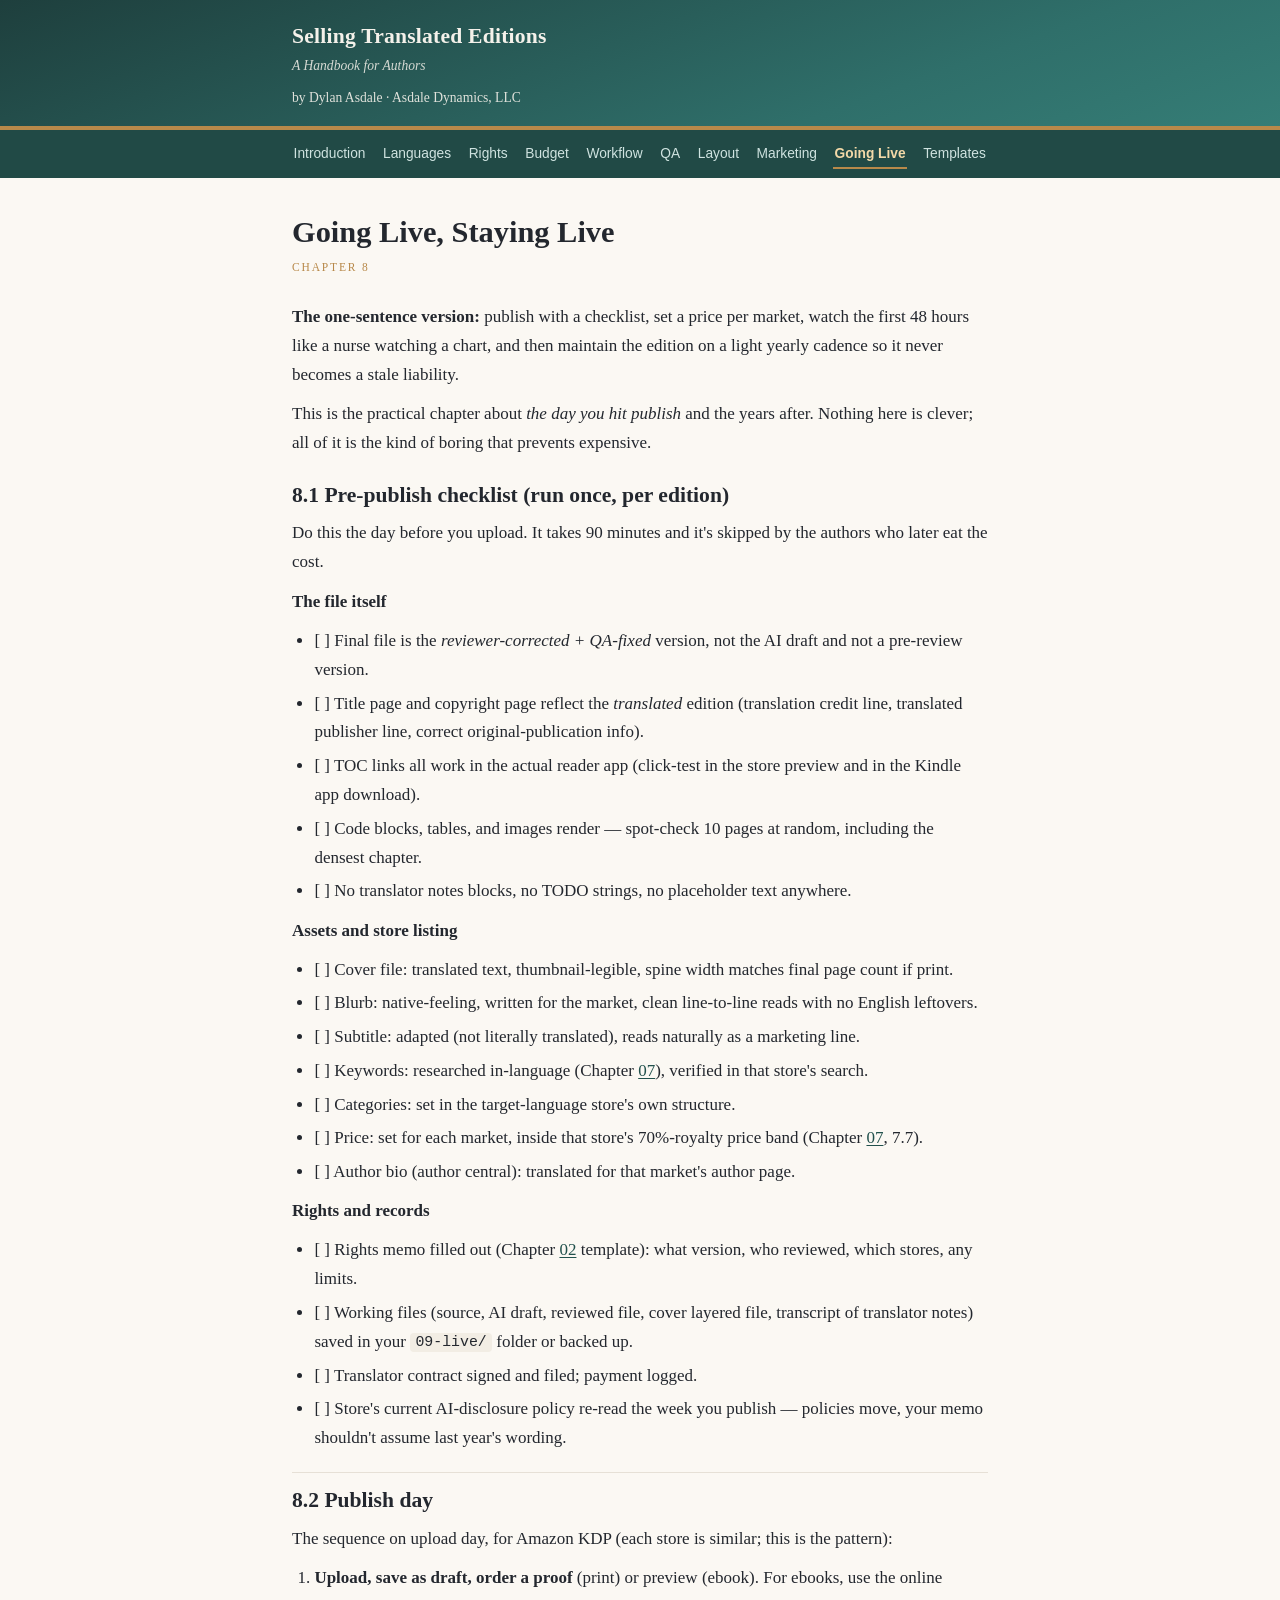
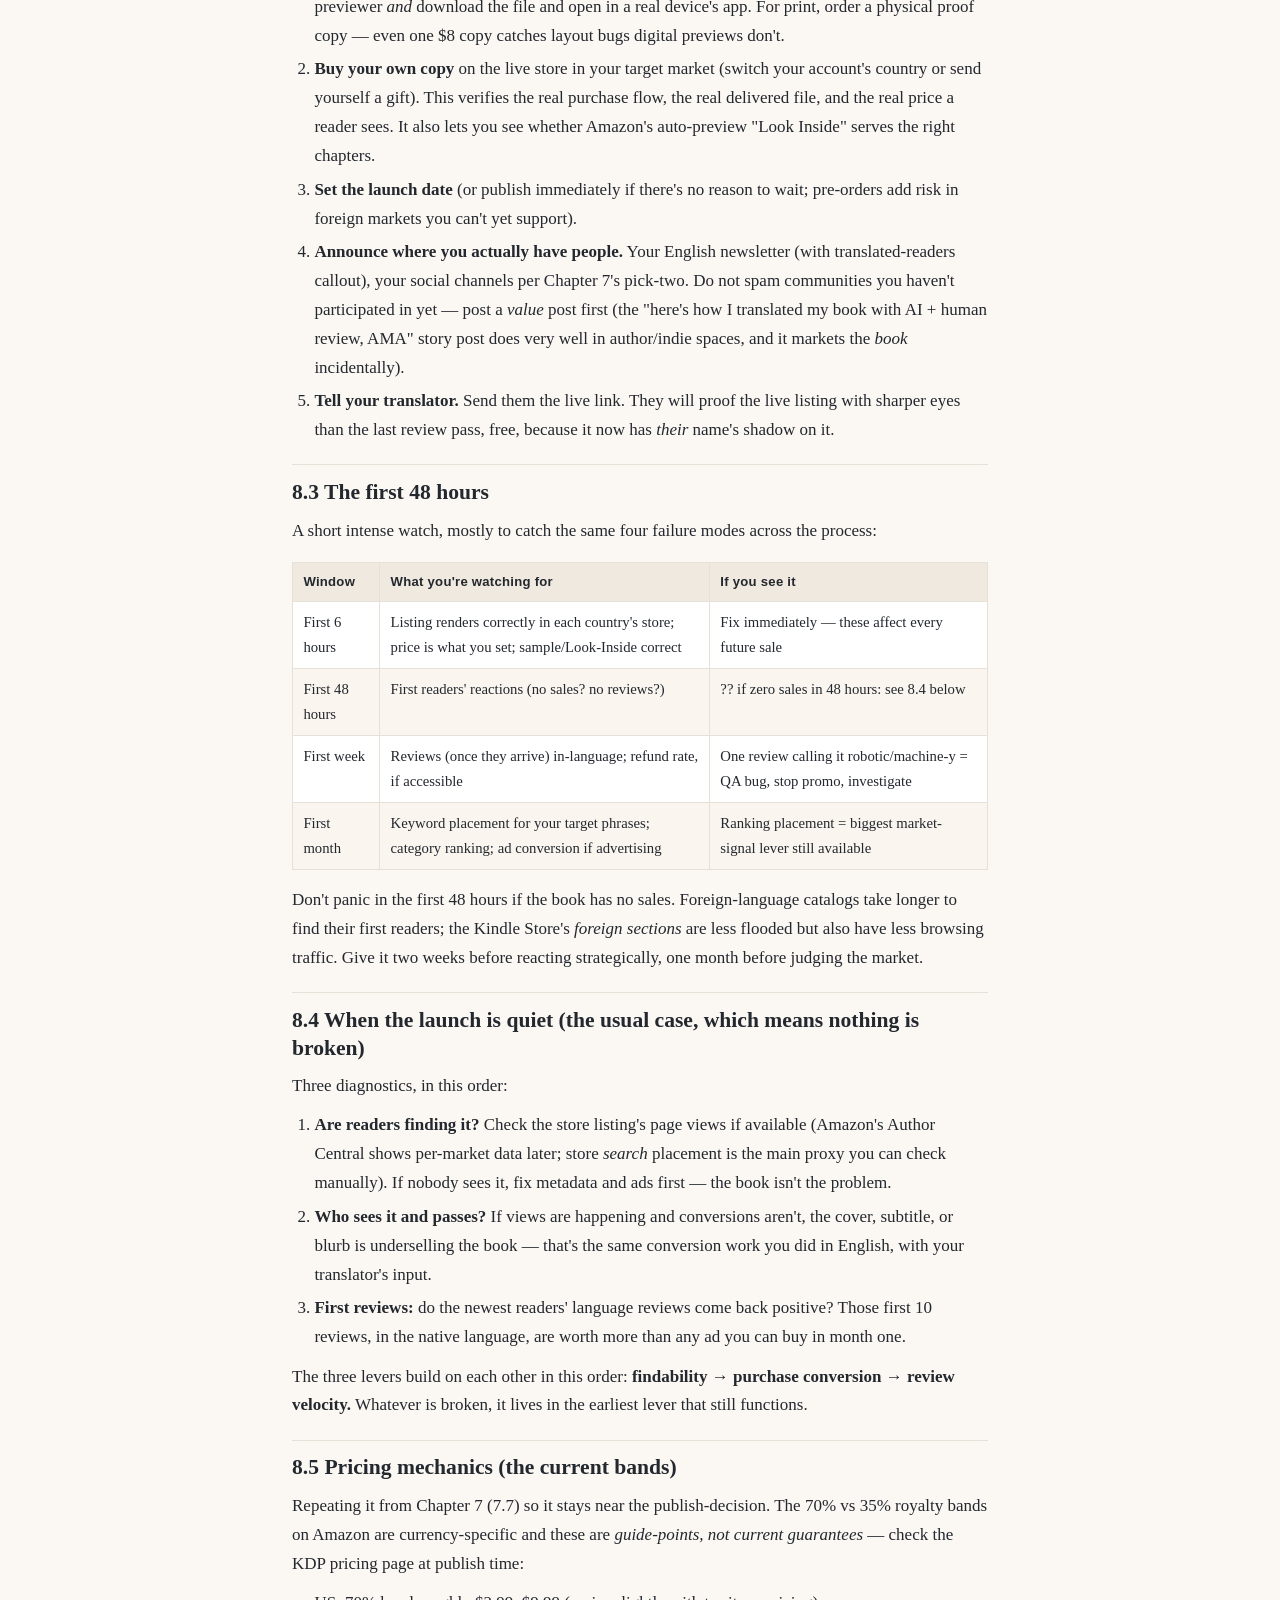
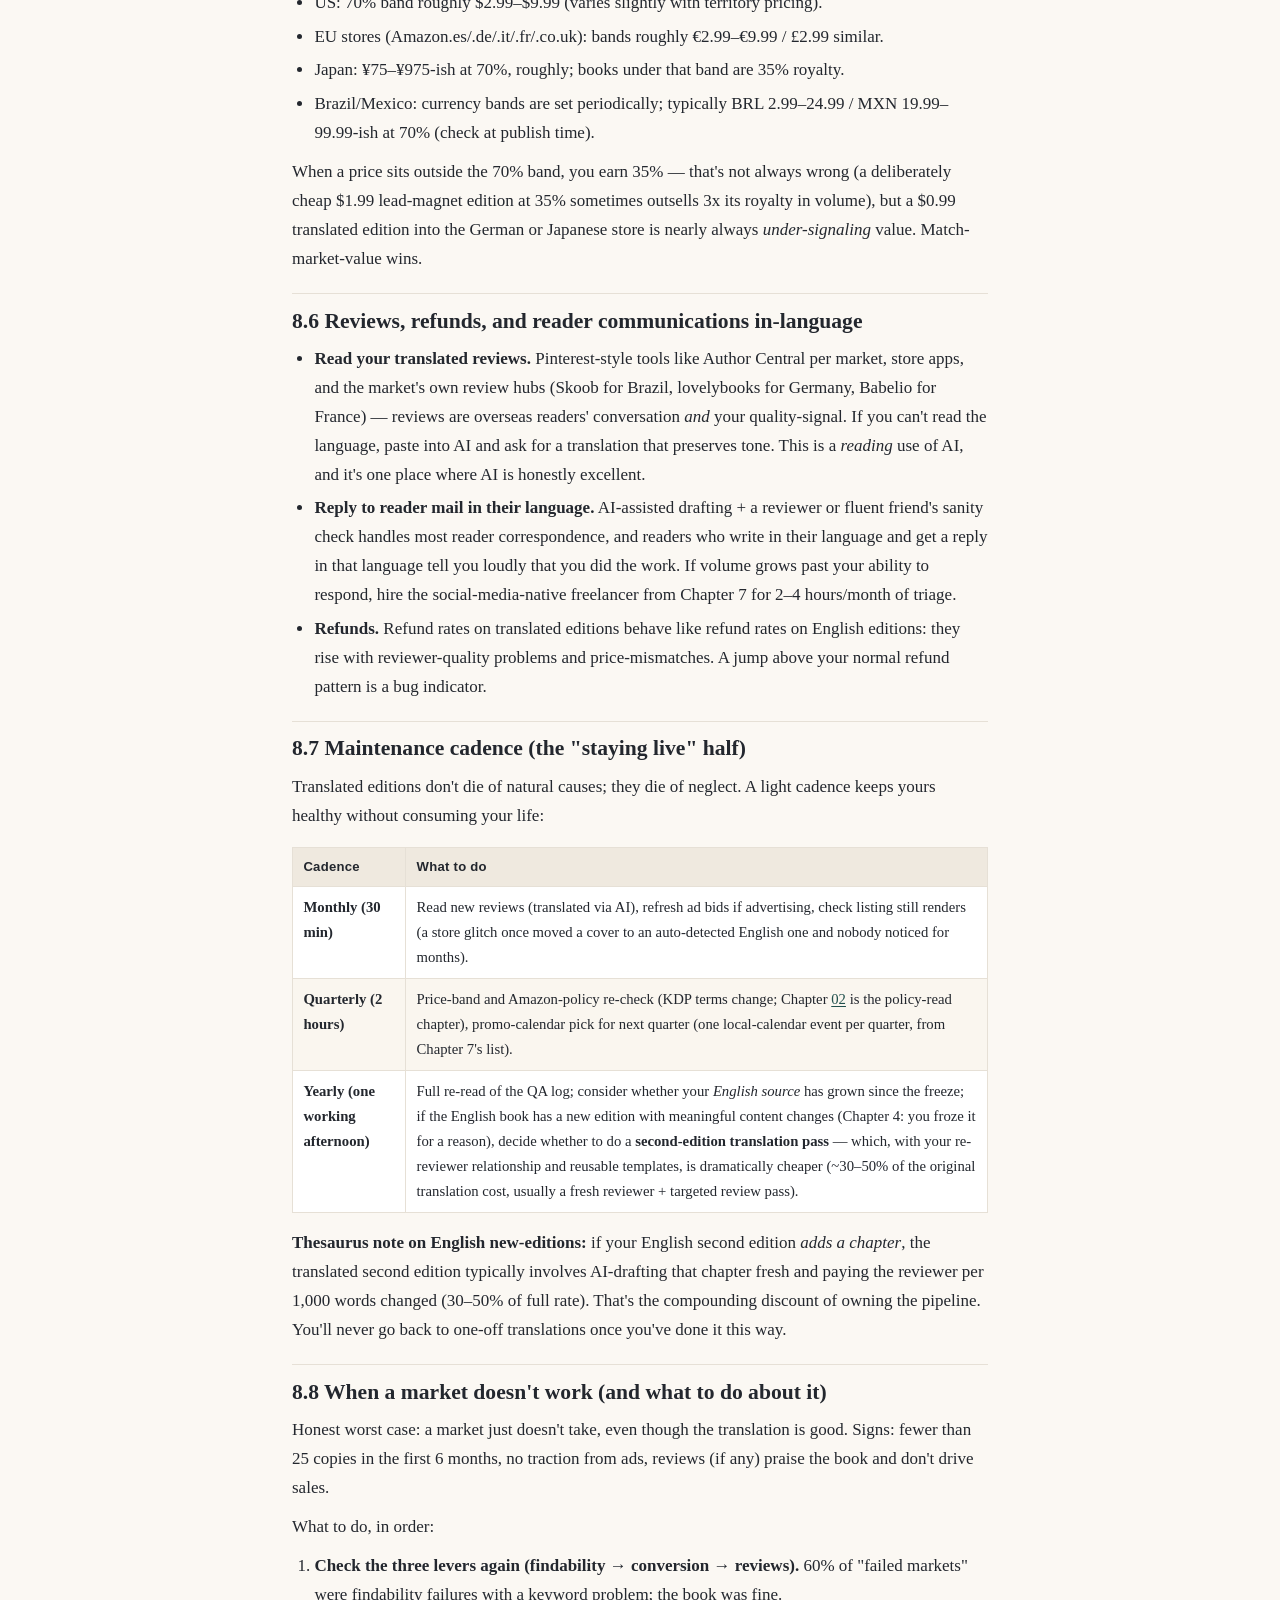
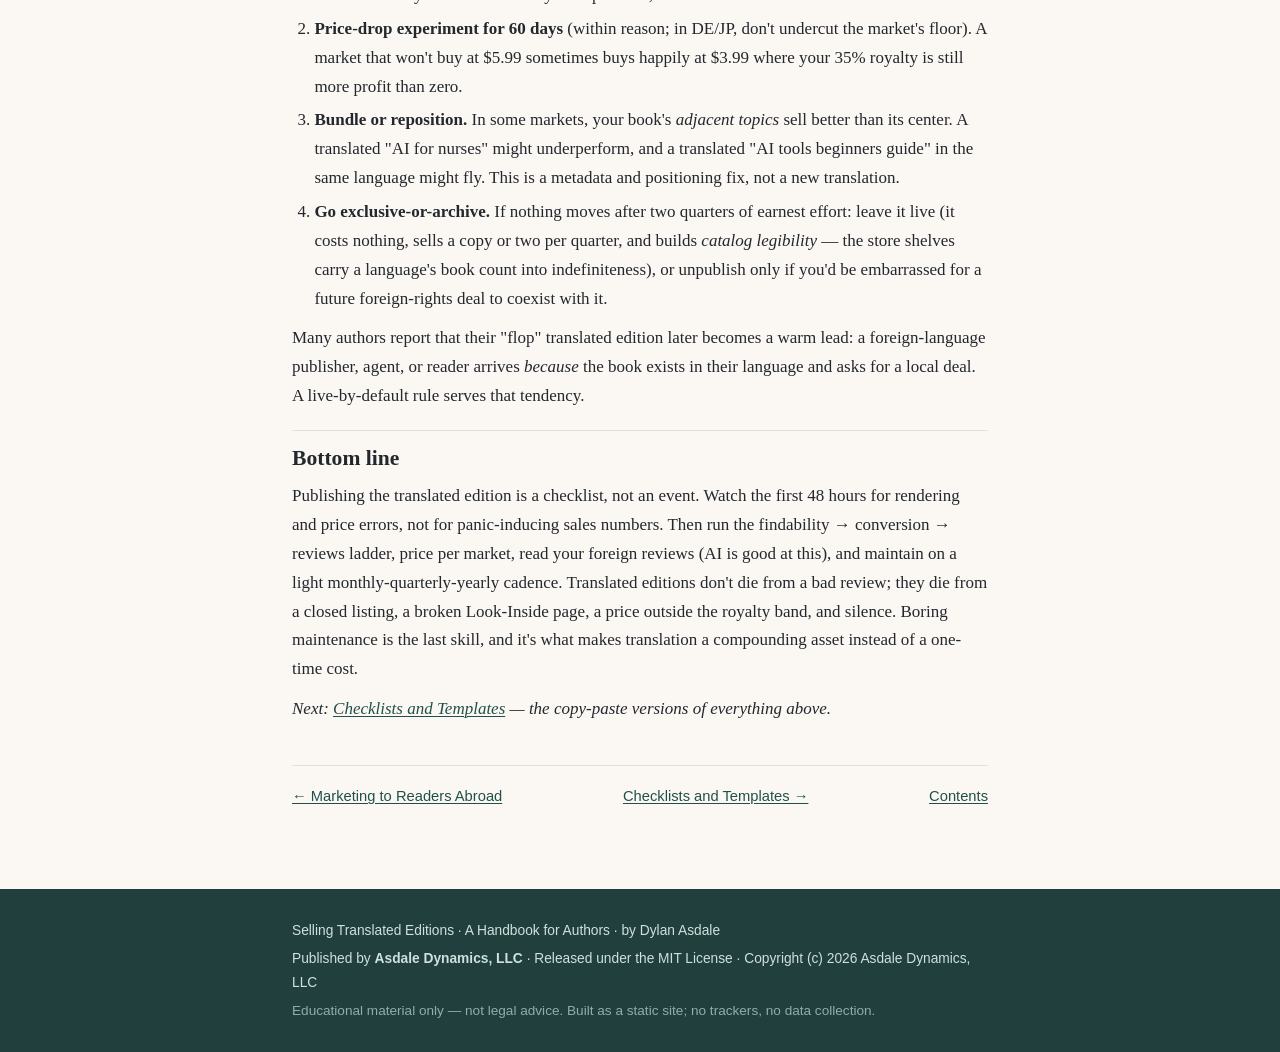
<file: site/08-going-live-staying-live.html>
<!DOCTYPE html>
<html lang="en">
<head>
<meta charset="utf-8">
<meta name="viewport" content="width=device-width, initial-scale=1">
<title>Going Live, Staying Live · Selling Translated Editions</title>
<meta name="description" content="Publish-day checklist, the first 48 hours, royalty bands, and a maintenance cadence that keeps editions alive.">
<link rel="stylesheet" href="style.css">
</head>
<body>
<header class="masthead">
  <div class="wrap">
    <a class="brand" href="index.html">
      <span class="brand-book">Selling Translated Editions</span>
      <span class="brand-sub">A Handbook for Authors</span>
    </a>
    <p class="byline">by Dylan Asdale · Asdale Dynamics, LLC</p>
  </div>
</header>
<nav class="chapter-nav" aria-label="Chapters">
  <div class="wrap">
    <a href="00-introduction.html">Introduction</a>
    <a href="01-choosing-target-languages.html">Languages</a>
    <a href="02-rights-in-plain-english.html">Rights</a>
    <a href="03-budgeting-ai-plus-human-review.html">Budget</a>
    <a href="04-the-workflow-draft-to-final.html">Workflow</a>
    <a href="05-bilingual-qa.html">QA</a>
    <a href="06-covers-subtitles-and-re-layout.html">Layout</a>
    <a href="07-marketing-to-readers-abroad.html">Marketing</a>
    <a href="08-going-live-staying-live.html" aria-current="page">Going Live</a>
    <a href="09-checklists-and-templates.html">Templates</a>
  </div>
</nav>
<main class="wrap">
<article class="chapter">
<h1 id="top">Going Live, Staying Live</h1>
<p class="chapter-kicker">Chapter 8</p>
<p><strong>The one-sentence version:</strong> publish with a checklist, set a price per market, watch the first 48 hours like a nurse watching a chart, and then maintain the edition on a light yearly cadence so it never becomes a stale liability.</p>
<p>This is the practical chapter about <em>the day you hit publish</em> and the years after. Nothing here is clever; all of it is the kind of boring that prevents expensive.</p>
<h2 id="8-1-pre-publish-checklist-run-once-per-edition">8.1 Pre-publish checklist (run once, per edition)</h2>
<p>Do this the day before you upload. It takes 90 minutes and it's skipped by the authors who later eat the cost.</p>
<p><strong>The file itself</strong></p>
<ul>
<li>[ ] Final file is the <em>reviewer-corrected + QA-fixed</em> version, not the AI draft and not a pre-review version.</li>
<li>[ ] Title page and copyright page reflect the <em>translated</em> edition (translation credit line, translated publisher line, correct original-publication info).</li>
<li>[ ] TOC links all work in the actual reader app (click-test in the store preview and in the Kindle app download).</li>
<li>[ ] Code blocks, tables, and images render — spot-check 10 pages at random, including the densest chapter.</li>
<li>[ ] No translator notes blocks, no TODO strings, no placeholder text anywhere.</li>
</ul>
<p><strong>Assets and store listing</strong></p>
<ul>
<li>[ ] Cover file: translated text, thumbnail-legible, spine width matches final page count if print.</li>
<li>[ ] Blurb: native-feeling, written for the market, clean line-to-line reads with no English leftovers.</li>
<li>[ ] Subtitle: adapted (not literally translated), reads naturally as a marketing line.</li>
<li>[ ] Keywords: researched in-language (Chapter <a href="07-marketing-to-readers-abroad.html">07</a>), verified in that store's search.</li>
<li>[ ] Categories: set in the target-language store's own structure.</li>
<li>[ ] Price: set for each market, inside that store's 70%-royalty price band (Chapter <a href="07-marketing-to-readers-abroad.html">07</a>, 7.7).</li>
<li>[ ] Author bio (author central): translated for that market's author page.</li>
</ul>
<p><strong>Rights and records</strong></p>
<ul>
<li>[ ] Rights memo filled out (Chapter <a href="02-rights-in-plain-english.html">02</a> template): what version, who reviewed, which stores, any limits.</li>
<li>[ ] Working files (source, AI draft, reviewed file, cover layered file, transcript of translator notes) saved in your <code>09-live/</code> folder or backed up.</li>
<li>[ ] Translator contract signed and filed; payment logged.</li>
<li>[ ] Store's current AI-disclosure policy re-read the week you publish — policies move, your memo shouldn't assume last year's wording.</li>
</ul>
<h2 id="8-2-publish-day">8.2 Publish day</h2>
<p>The sequence on upload day, for Amazon KDP (each store is similar; this is the pattern):</p>
<ol>
<li><strong>Upload, save as draft, order a proof</strong> (print) or preview (ebook). For ebooks, use the online previewer <em>and</em> download the file and open in a real device's app. For print, order a physical proof copy — even one $8 copy catches layout bugs digital previews don't.</li>
<li><strong>Buy your own copy</strong> on the live store in your target market (switch your account's country or send yourself a gift). This verifies the real purchase flow, the real delivered file, and the real price a reader sees. It also lets you see whether Amazon's auto-preview "Look Inside" serves the right chapters.</li>
<li><strong>Set the launch date</strong> (or publish immediately if there's no reason to wait; pre-orders add risk in foreign markets you can't yet support).</li>
<li><strong>Announce where you actually have people.</strong> Your English newsletter (with translated-readers callout), your social channels per Chapter 7's pick-two. Do not spam communities you haven't participated in yet — post a <em>value</em> post first (the "here's how I translated my book with AI + human review, AMA" story post does very well in author/indie spaces, and it markets the <em>book</em> incidentally).</li>
<li><strong>Tell your translator.</strong> Send them the live link. They will proof the live listing with sharper eyes than the last review pass, free, because it now has <em>their</em> name's shadow on it.</li>
</ol>
<h2 id="8-3-the-first-48-hours">8.3 The first 48 hours</h2>
<p>A short intense watch, mostly to catch the same four failure modes across the process:</p>
<table><thead><tr><th>Window</th><th>What you're watching for</th><th>If you see it</th></tr></thead>
<tbody>
<tr><td>First 6 hours</td><td>Listing renders correctly in each country's store; price is what you set; sample/Look-Inside correct</td><td>Fix immediately — these affect every future sale</td></tr>
<tr><td>First 48 hours</td><td>First readers' reactions (no sales? no reviews?)</td><td>?? if zero sales in 48 hours: see 8.4 below</td></tr>
<tr><td>First week</td><td>Reviews (once they arrive) in-language; refund rate, if accessible</td><td>One review calling it robotic/machine-y = QA bug, stop promo, investigate</td></tr>
<tr><td>First month</td><td>Keyword placement for your target phrases; category ranking; ad conversion if advertising</td><td>Ranking placement = biggest market-signal lever still available</td></tr>
</tbody></table>
<p>Don't panic in the first 48 hours if the book has no sales. Foreign-language catalogs take longer to find their first readers; the Kindle Store's <em>foreign sections</em> are less flooded but also have less browsing traffic. Give it two weeks before reacting strategically, one month before judging the market.</p>
<h2 id="8-4-when-the-launch-is-quiet-the-usual-case-which-means-nothing-is-broken">8.4 When the launch is quiet (the usual case, which means nothing is broken)</h2>
<p>Three diagnostics, in this order:</p>
<ol>
<li><strong>Are readers finding it?</strong> Check the store listing's page views if available (Amazon's Author Central shows per-market data later; store <em>search</em> placement is the main proxy you can check manually). If nobody sees it, fix metadata and ads first — the book isn't the problem.</li>
<li><strong>Who sees it and passes?</strong> If views are happening and conversions aren't, the cover, subtitle, or blurb is underselling the book — that's the same conversion work you did in English, with your translator's input.</li>
<li><strong>First reviews:</strong> do the newest readers' language reviews come back positive? Those first 10 reviews, in the native language, are worth more than any ad you can buy in month one.</li>
</ol>
<p>The three levers build on each other in this order: <strong>findability → purchase conversion → review velocity.</strong> Whatever is broken, it lives in the earliest lever that still functions.</p>
<h2 id="8-5-pricing-mechanics-the-current-bands">8.5 Pricing mechanics (the current bands)</h2>
<p>Repeating it from Chapter 7 (7.7) so it stays near the publish-decision. The 70% vs 35% royalty bands on Amazon are currency-specific and these are <em>guide-points, not current guarantees</em> — check the KDP pricing page at publish time:</p>
<ul>
<li>US: 70% band roughly $2.99–$9.99 (varies slightly with territory pricing).</li>
<li>EU stores (Amazon.es/.de/.it/.fr/.co.uk): bands roughly €2.99–€9.99 / £2.99 similar.</li>
<li>Japan: ¥75–¥975-ish at 70%, roughly; books under that band are 35% royalty.</li>
<li>Brazil/Mexico: currency bands are set periodically; typically BRL 2.99–24.99 / MXN 19.99–99.99-ish at 70% (check at publish time).</li>
</ul>
<p>When a price sits outside the 70% band, you earn 35% — that's not always wrong (a deliberately cheap $1.99 lead-magnet edition at 35% sometimes outsells 3x its royalty in volume), but a $0.99 translated edition into the German or Japanese store is nearly always <em>under-signaling</em> value. Match-market-value wins.</p>
<h2 id="8-6-reviews-refunds-and-reader-communications-in-language">8.6 Reviews, refunds, and reader communications in-language</h2>
<ul>
<li><strong>Read your translated reviews.</strong> Pinterest-style tools like Author Central per market, store apps, and the market's own review hubs (Skoob for Brazil, lovelybooks for Germany, Babelio for France) — reviews are overseas readers' conversation <em>and</em> your quality-signal. If you can't read the language, paste into AI and ask for a translation that preserves tone. This is a <em>reading</em> use of AI, and it's one place where AI is honestly excellent.</li>
<li><strong>Reply to reader mail in their language.</strong> AI-assisted drafting + a reviewer or fluent friend's sanity check handles most reader correspondence, and readers who write in their language and get a reply in that language tell you loudly that you did the work. If volume grows past your ability to respond, hire the social-media-native freelancer from Chapter 7 for 2–4 hours/month of triage.</li>
<li><strong>Refunds.</strong> Refund rates on translated editions behave like refund rates on English editions: they rise with reviewer-quality problems and price-mismatches. A jump above your normal refund pattern is a bug indicator.</li>
</ul>
<h2 id="8-7-maintenance-cadence-the-staying-live-half">8.7 Maintenance cadence (the "staying live" half)</h2>
<p>Translated editions don't die of natural causes; they die of neglect. A light cadence keeps yours healthy without consuming your life:</p>
<table><thead><tr><th>Cadence</th><th>What to do</th></tr></thead>
<tbody>
<tr><td><strong>Monthly (30 min)</strong></td><td>Read new reviews (translated via AI), refresh ad bids if advertising, check listing still renders (a store glitch once moved a cover to an auto-detected English one and nobody noticed for months).</td></tr>
<tr><td><strong>Quarterly (2 hours)</strong></td><td>Price-band and Amazon-policy re-check (KDP terms change; Chapter <a href="02-rights-in-plain-english.html">02</a> is the policy-read chapter), promo-calendar pick for next quarter (one local-calendar event per quarter, from Chapter 7's list).</td></tr>
<tr><td><strong>Yearly (one working afternoon)</strong></td><td>Full re-read of the QA log; consider whether your <em>English source</em> has grown since the freeze; if the English book has a new edition with meaningful content changes (Chapter 4: you froze it for a reason), decide whether to do a <strong>second-edition translation pass</strong> — which, with your re-reviewer relationship and reusable templates, is dramatically cheaper (~30–50% of the original translation cost, usually a fresh reviewer + targeted review pass).</td></tr>
</tbody></table>
<p><strong>Thesaurus note on English new-editions:</strong> if your English second edition <em>adds a chapter</em>, the translated second edition typically involves AI-drafting that chapter fresh and paying the reviewer per 1,000 words changed (30–50% of full rate). That's the compounding discount of owning the pipeline. You'll never go back to one-off translations once you've done it this way.</p>
<h2 id="8-8-when-a-market-doesn-t-work-and-what-to-do-about-it">8.8 When a market doesn't work (and what to do about it)</h2>
<p>Honest worst case: a market just doesn't take, even though the translation is good. Signs: fewer than 25 copies in the first 6 months, no traction from ads, reviews (if any) praise the book and don't drive sales.</p>
<p>What to do, in order:</p>
<ol>
<li><strong>Check the three levers again (findability → conversion → reviews).</strong> 60% of "failed markets" were findability failures with a keyword problem; the book was fine.</li>
<li><strong>Price-drop experiment for 60 days</strong> (within reason; in DE/JP, don't undercut the market's floor). A market that won't buy at $5.99 sometimes buys happily at $3.99 where your 35% royalty is still more profit than zero.</li>
<li><strong>Bundle or reposition.</strong> In some markets, your book's <em>adjacent topics</em> sell better than its center. A translated "AI for nurses" might underperform, and a translated "AI tools beginners guide" in the same language might fly. This is a metadata and positioning fix, not a new translation.</li>
<li><strong>Go exclusive-or-archive.</strong> If nothing moves after two quarters of earnest effort: leave it live (it costs nothing, sells a copy or two per quarter, and builds <em>catalog legibility</em> — the store shelves carry a language's book count into indefiniteness), or unpublish only if you'd be embarrassed for a future foreign-rights deal to coexist with it.</li>
</ol>
<p>Many authors report that their "flop" translated edition later becomes a warm lead: a foreign-language publisher, agent, or reader arrives <em>because</em> the book exists in their language and asks for a local deal. A live-by-default rule serves that tendency.</p>
<h2 id="bottom-line">Bottom line</h2>
<p>Publishing the translated edition is a checklist, not an event. Watch the first 48 hours for rendering and price errors, not for panic-inducing sales numbers. Then run the findability → conversion → reviews ladder, price per market, read your foreign reviews (AI is good at this), and maintain on a light monthly-quarterly-yearly cadence. Translated editions don't die from a bad review; they die from a closed listing, a broken Look-Inside page, a price outside the royalty band, and silence. Boring maintenance is the last skill, and it's what makes translation a compounding asset instead of a one-time cost.</p>
<p><em>Next: <a href="09-checklists-and-templates.html">Checklists and Templates</a> — the copy-paste versions of everything above.</em></p>
</article>
<nav class="pager">
  <a href="07-marketing-to-readers-abroad.html">← Marketing to Readers Abroad</a>
  <a href="09-checklists-and-templates.html">Checklists and Templates →</a>
  <a class="toc-link" href="index.html">Contents</a>
</nav>
</main>
<footer>
  <div class="wrap">
    <p>Selling Translated Editions · A Handbook for Authors · by Dylan Asdale</p>
    <p>Published by <strong>Asdale Dynamics, LLC</strong> · Released under the MIT License ·
       Copyright (c) 2026 Asdale Dynamics, LLC</p>
    <p class="fine">Educational material only — not legal advice. Built as a static site; no trackers, no data collection.</p>
  </div>
</footer>

</body>
</html>
</file>
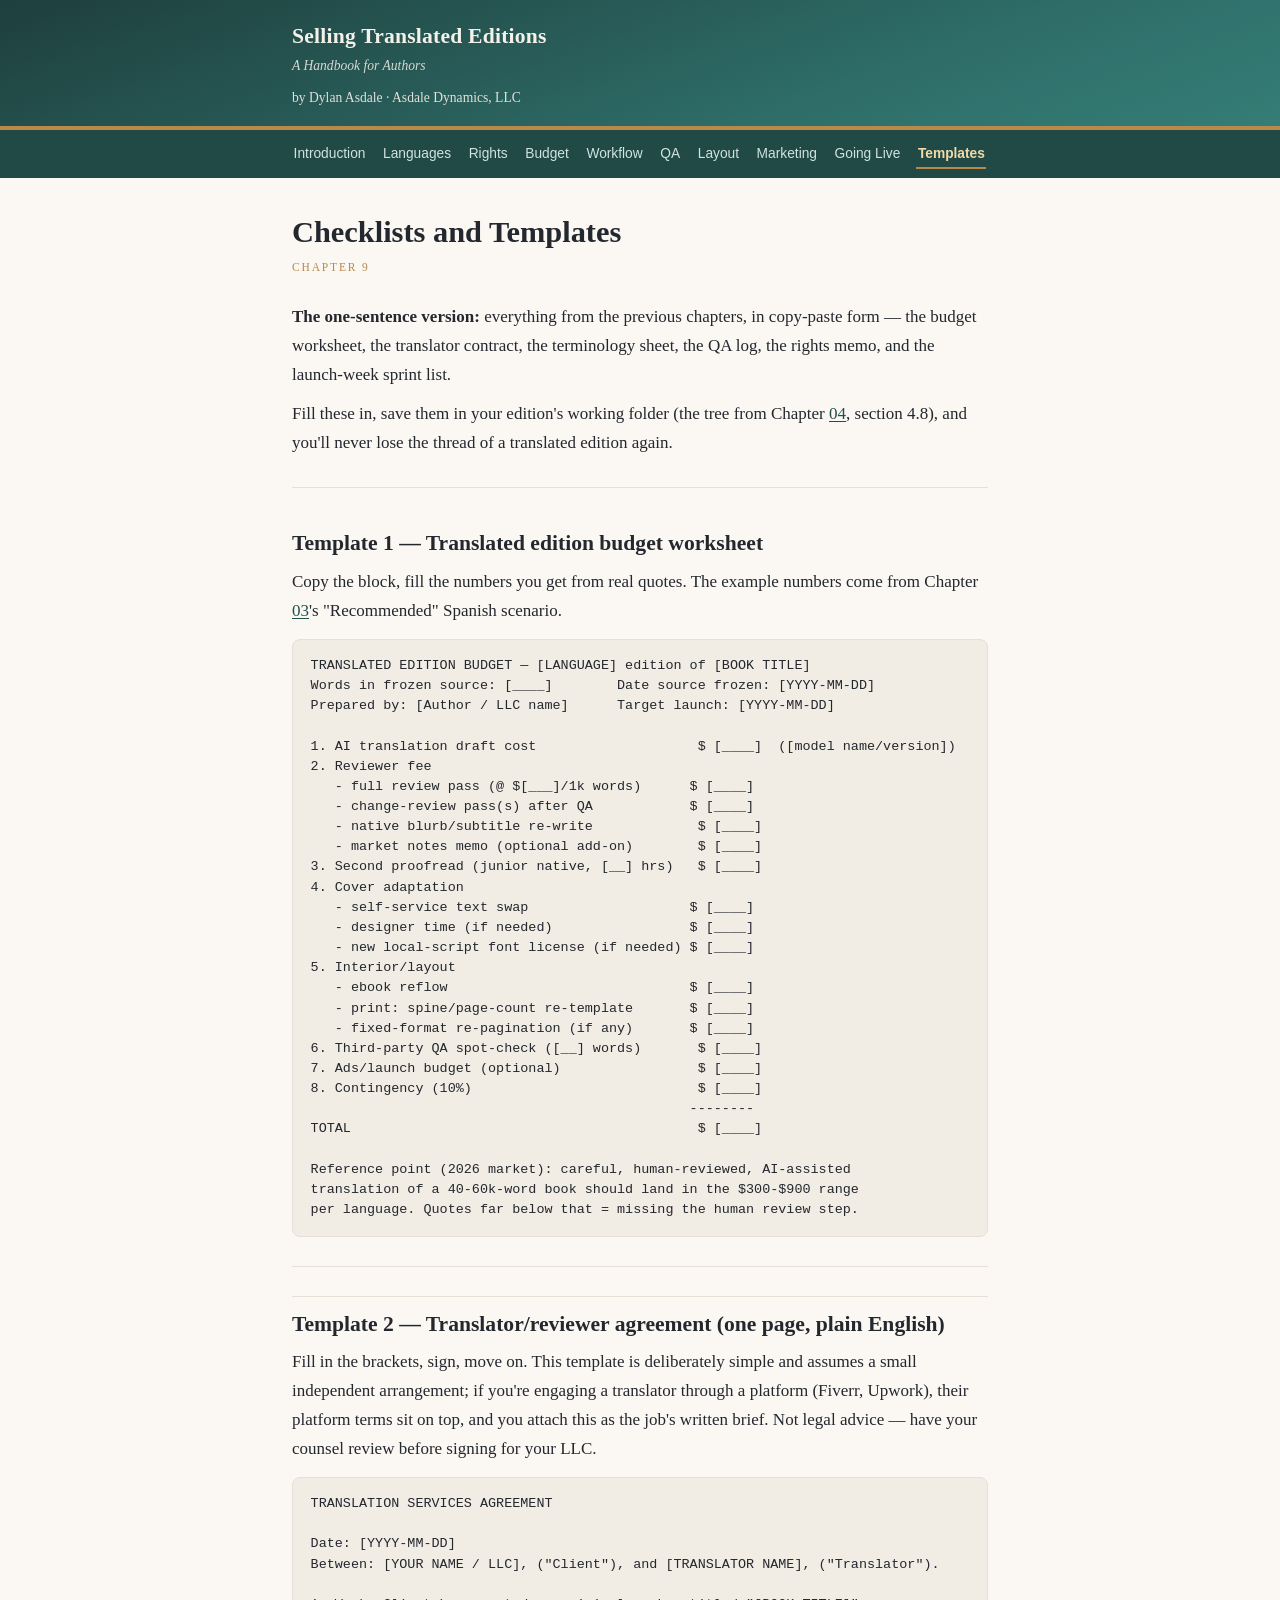
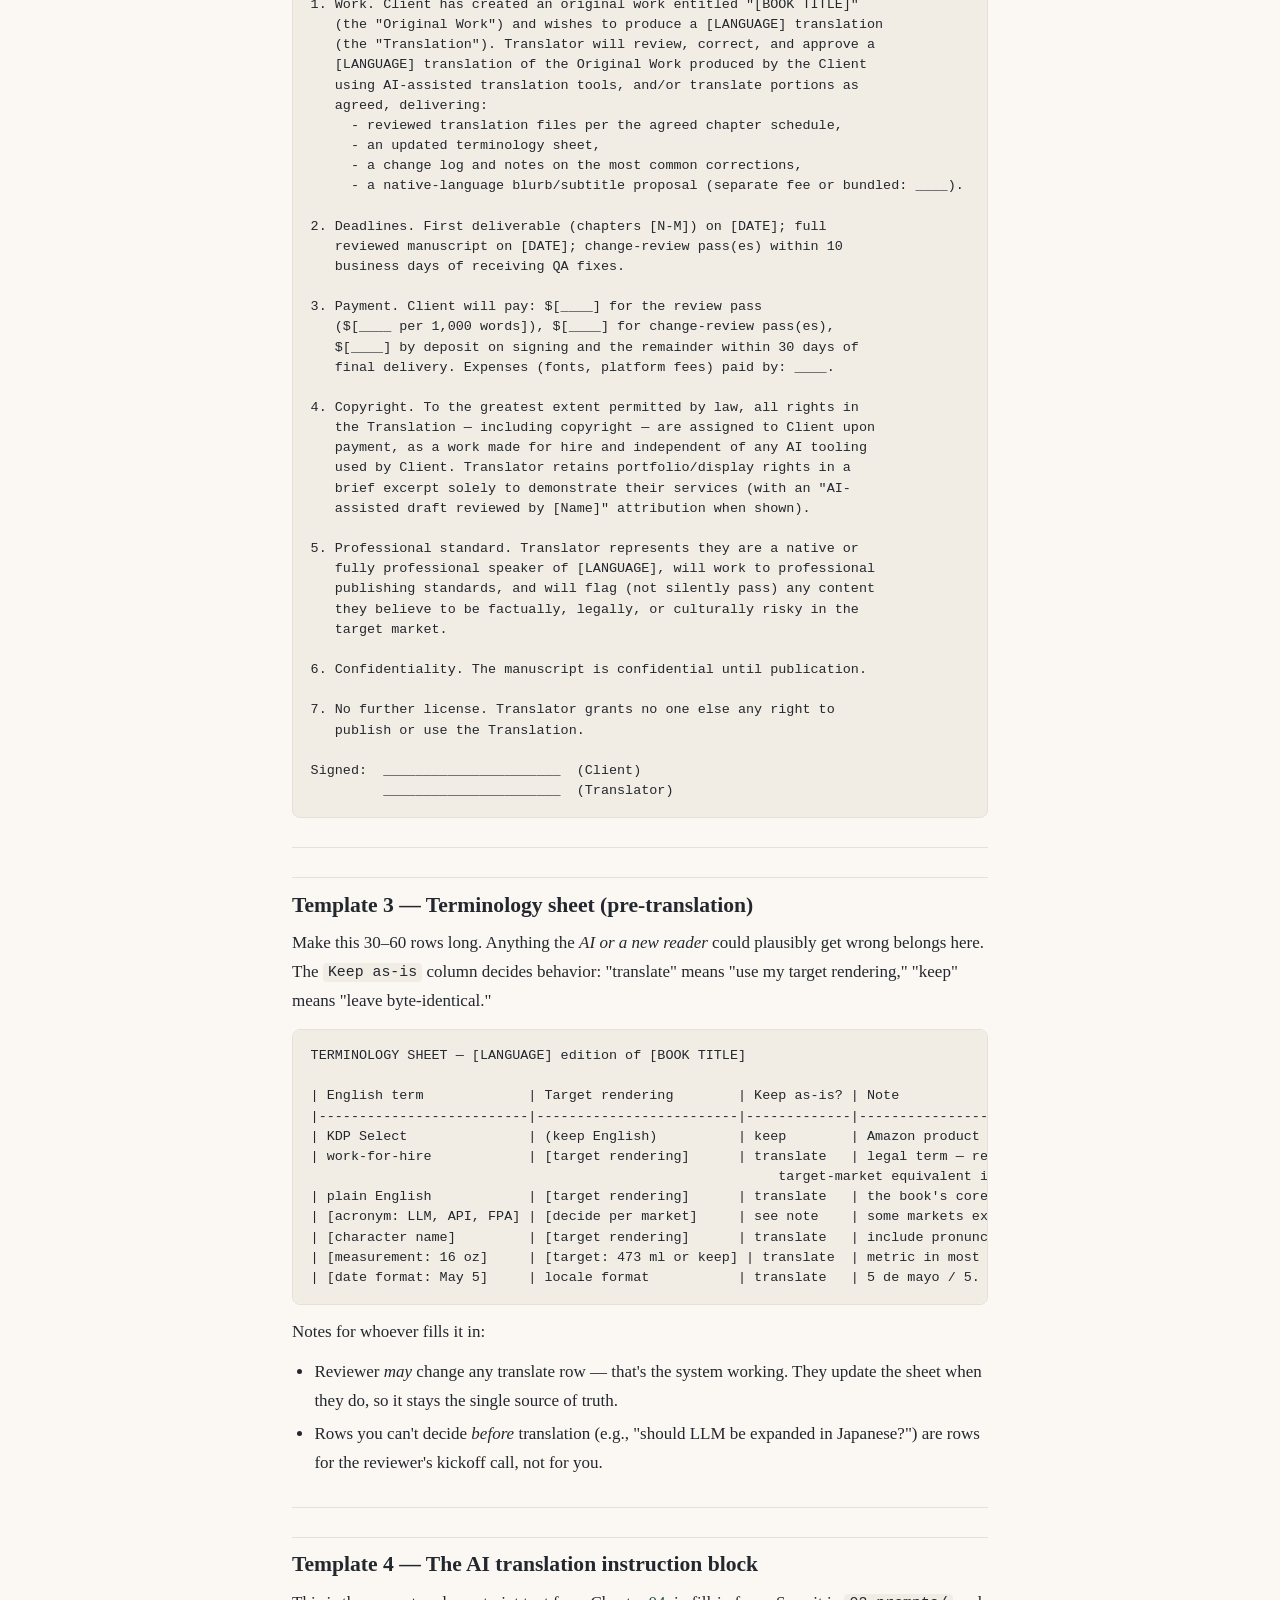
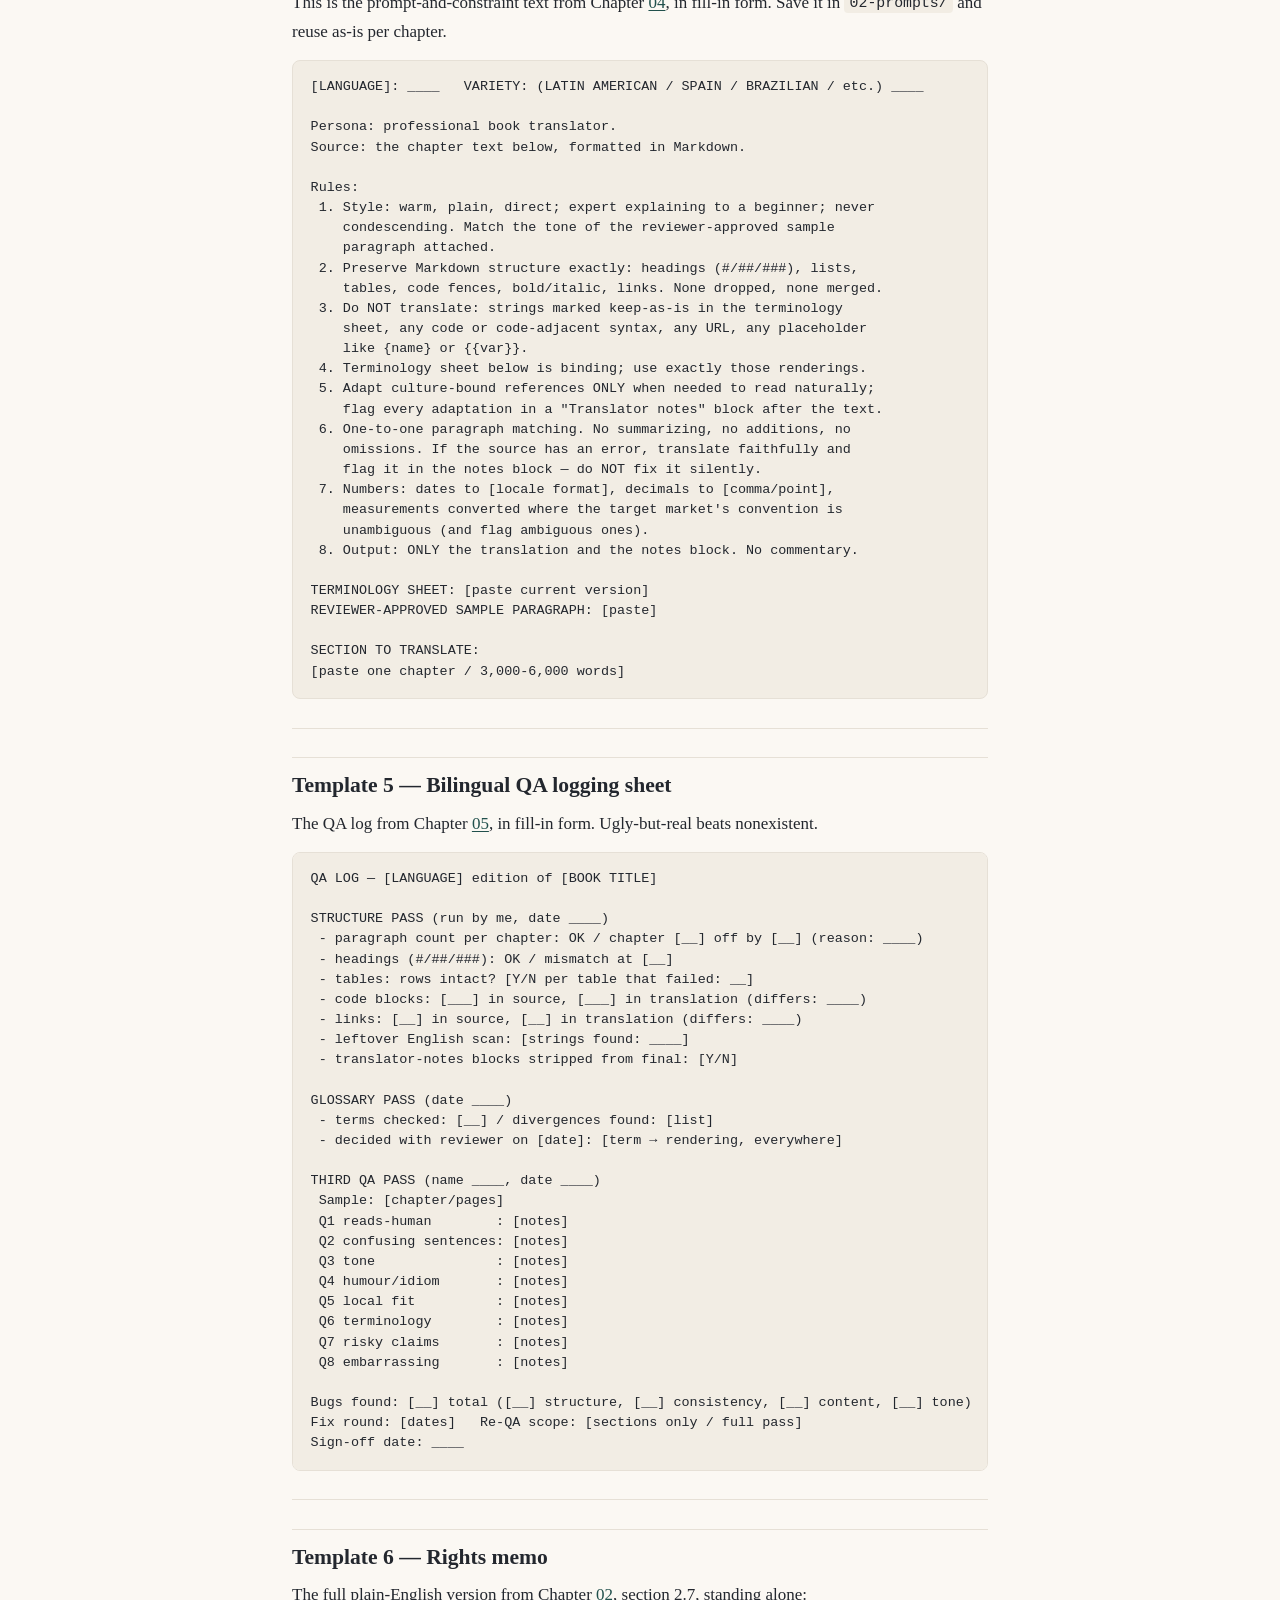
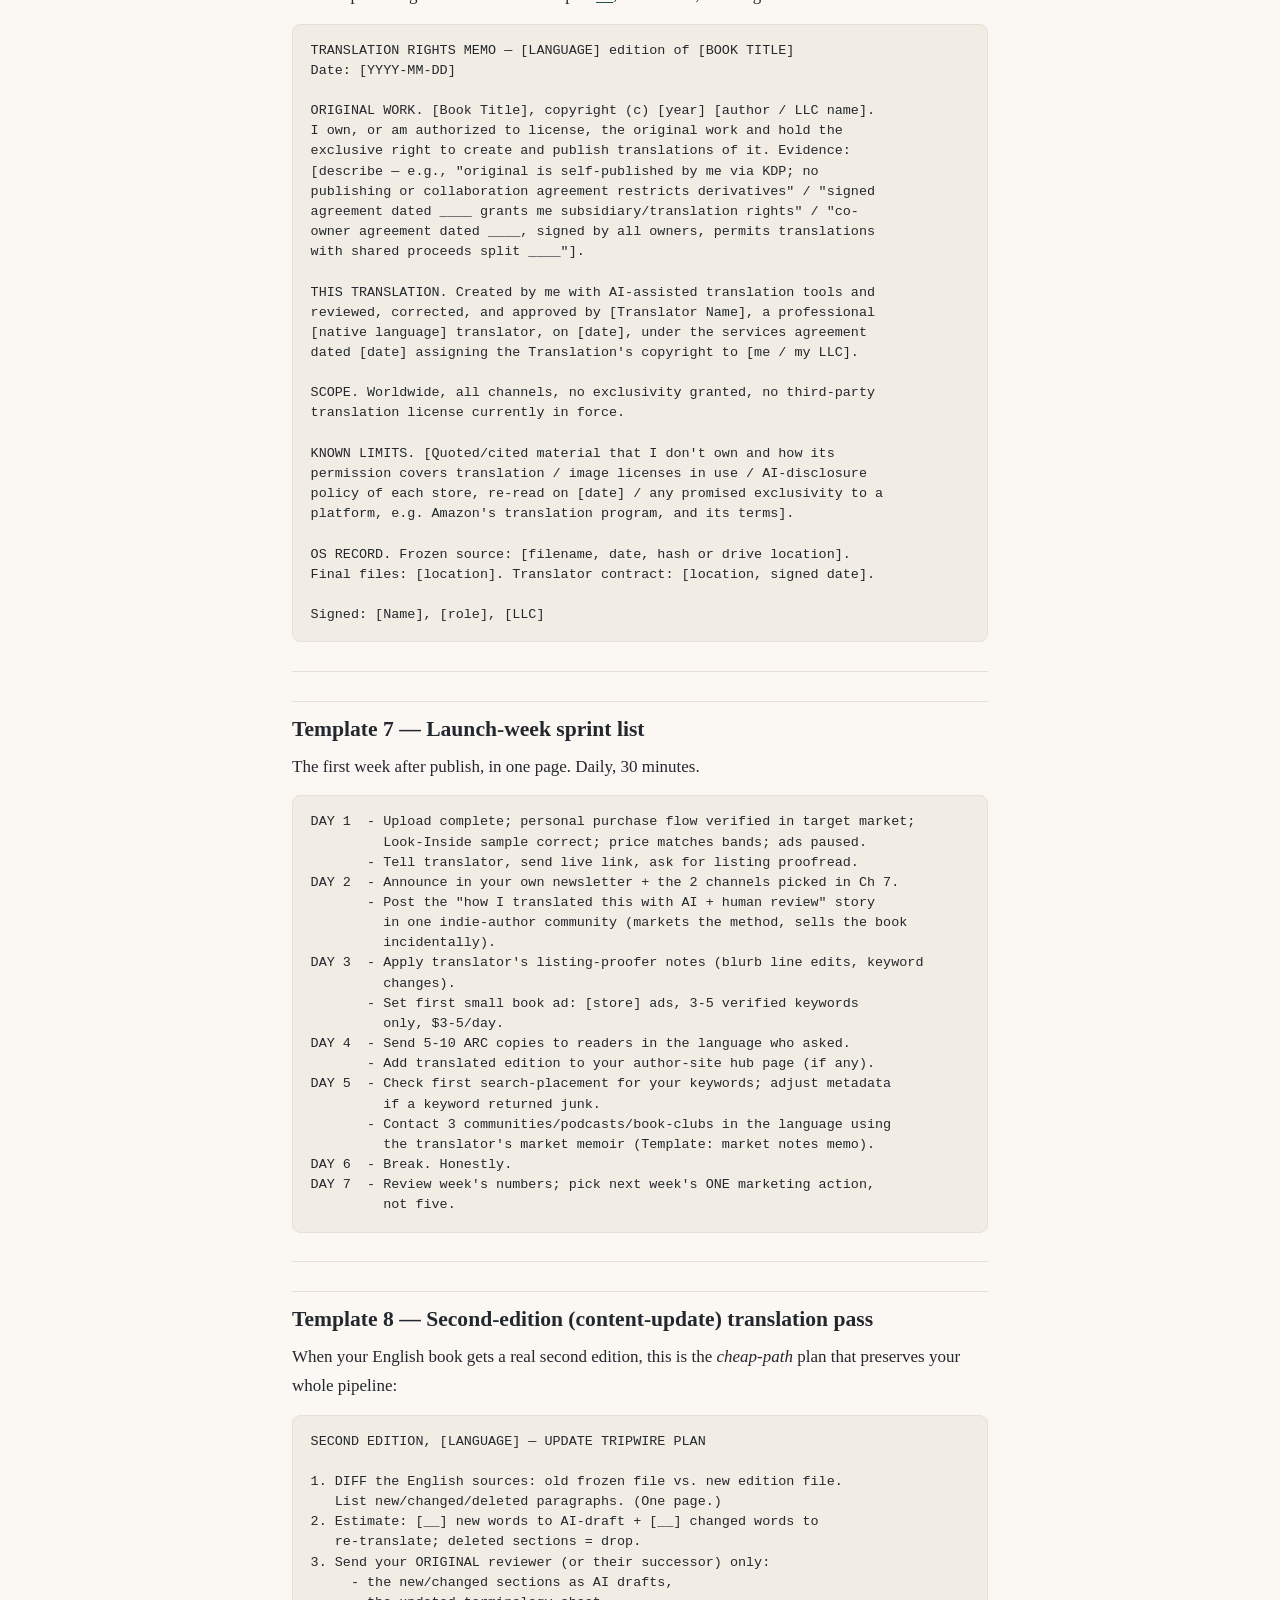
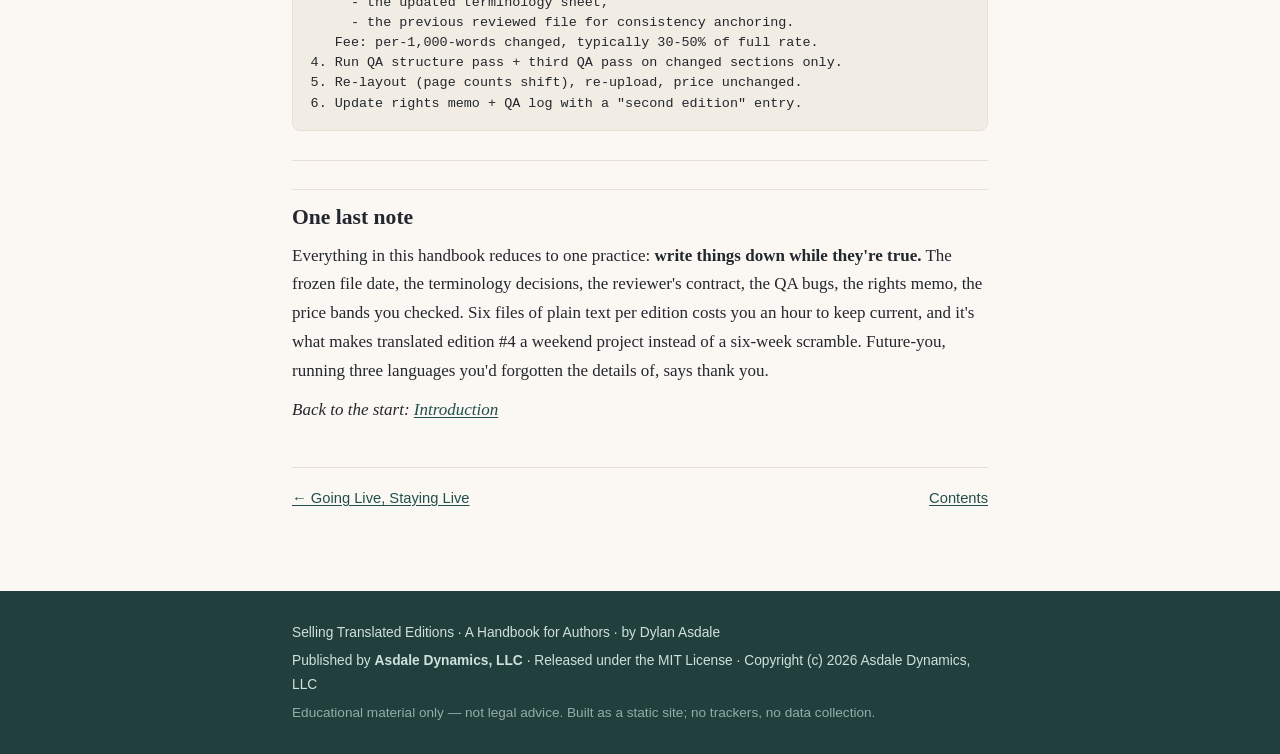
<file: site/09-checklists-and-templates.html>
<!DOCTYPE html>
<html lang="en">
<head>
<meta charset="utf-8">
<meta name="viewport" content="width=device-width, initial-scale=1">
<title>Checklists and Templates · Selling Translated Editions</title>
<meta name="description" content="Copy-paste templates: budget worksheet, translator agreement, terminology sheet, QA log, rights memo, launch sprint.">
<link rel="stylesheet" href="style.css">
</head>
<body>
<header class="masthead">
  <div class="wrap">
    <a class="brand" href="index.html">
      <span class="brand-book">Selling Translated Editions</span>
      <span class="brand-sub">A Handbook for Authors</span>
    </a>
    <p class="byline">by Dylan Asdale · Asdale Dynamics, LLC</p>
  </div>
</header>
<nav class="chapter-nav" aria-label="Chapters">
  <div class="wrap">
    <a href="00-introduction.html">Introduction</a>
    <a href="01-choosing-target-languages.html">Languages</a>
    <a href="02-rights-in-plain-english.html">Rights</a>
    <a href="03-budgeting-ai-plus-human-review.html">Budget</a>
    <a href="04-the-workflow-draft-to-final.html">Workflow</a>
    <a href="05-bilingual-qa.html">QA</a>
    <a href="06-covers-subtitles-and-re-layout.html">Layout</a>
    <a href="07-marketing-to-readers-abroad.html">Marketing</a>
    <a href="08-going-live-staying-live.html">Going Live</a>
    <a href="09-checklists-and-templates.html" aria-current="page">Templates</a>
  </div>
</nav>
<main class="wrap">
<article class="chapter">
<h1 id="top">Checklists and Templates</h1>
<p class="chapter-kicker">Chapter 9</p>
<p><strong>The one-sentence version:</strong> everything from the previous chapters, in copy-paste form — the budget worksheet, the translator contract, the terminology sheet, the QA log, the rights memo, and the launch-week sprint list.</p>
<p>Fill these in, save them in your edition's working folder (the tree from Chapter <a href="04-the-workflow-draft-to-final.html">04</a>, section 4.8), and you'll never lose the thread of a translated edition again.</p>
<hr>
<h2 id="template-1-translated-edition-budget-worksheet">Template 1 — Translated edition budget worksheet</h2>
<p>Copy the block, fill the numbers you get from real quotes. The example numbers come from Chapter <a href="03-budgeting-ai-plus-human-review.html">03</a>'s "Recommended" Spanish scenario.</p>
<pre><code>TRANSLATED EDITION BUDGET — [LANGUAGE] edition of [BOOK TITLE]
Words in frozen source: [____]        Date source frozen: [YYYY-MM-DD]
Prepared by: [Author / LLC name]      Target launch: [YYYY-MM-DD]

1. AI translation draft cost                    $ [____]  ([model name/version])
2. Reviewer fee
   - full review pass (@ $[___]/1k words)      $ [____]
   - change-review pass(s) after QA            $ [____]
   - native blurb/subtitle re-write             $ [____]
   - market notes memo (optional add-on)        $ [____]
3. Second proofread (junior native, [__] hrs)   $ [____]
4. Cover adaptation
   - self-service text swap                    $ [____]
   - designer time (if needed)                 $ [____]
   - new local-script font license (if needed) $ [____]
5. Interior/layout
   - ebook reflow                              $ [____]
   - print: spine/page-count re-template       $ [____]
   - fixed-format re-pagination (if any)       $ [____]
6. Third-party QA spot-check ([__] words)       $ [____]
7. Ads/launch budget (optional)                 $ [____]
8. Contingency (10%)                            $ [____]
                                               --------
TOTAL                                           $ [____]

Reference point (2026 market): careful, human-reviewed, AI-assisted
translation of a 40-60k-word book should land in the $300-$900 range
per language. Quotes far below that = missing the human review step.</code></pre>
<hr>
<h2 id="template-2-translator-reviewer-agreement-one-page-plain-english">Template 2 — Translator/reviewer agreement (one page, plain English)</h2>
<p>Fill in the brackets, sign, move on. This template is deliberately simple and assumes a small independent arrangement; if you're engaging a translator through a platform (Fiverr, Upwork), their platform terms sit on top, and you attach this as the job's written brief. Not legal advice — have your counsel review before signing for your LLC.</p>
<pre><code>TRANSLATION SERVICES AGREEMENT

Date: [YYYY-MM-DD]
Between: [YOUR NAME / LLC], (&quot;Client&quot;), and [TRANSLATOR NAME], (&quot;Translator&quot;).

1. Work. Client has created an original work entitled &quot;[BOOK TITLE]&quot;
   (the &quot;Original Work&quot;) and wishes to produce a [LANGUAGE] translation
   (the &quot;Translation&quot;). Translator will review, correct, and approve a
   [LANGUAGE] translation of the Original Work produced by the Client
   using AI-assisted translation tools, and/or translate portions as
   agreed, delivering:
     - reviewed translation files per the agreed chapter schedule,
     - an updated terminology sheet,
     - a change log and notes on the most common corrections,
     - a native-language blurb/subtitle proposal (separate fee or bundled: ____).

2. Deadlines. First deliverable (chapters [N-M]) on [DATE]; full
   reviewed manuscript on [DATE]; change-review pass(es) within 10
   business days of receiving QA fixes.

3. Payment. Client will pay: $[____] for the review pass
   ($[____ per 1,000 words]), $[____] for change-review pass(es),
   $[____] by deposit on signing and the remainder within 30 days of
   final delivery. Expenses (fonts, platform fees) paid by: ____.

4. Copyright. To the greatest extent permitted by law, all rights in
   the Translation — including copyright — are assigned to Client upon
   payment, as a work made for hire and independent of any AI tooling
   used by Client. Translator retains portfolio/display rights in a
   brief excerpt solely to demonstrate their services (with an &quot;AI-
   assisted draft reviewed by [Name]&quot; attribution when shown).

5. Professional standard. Translator represents they are a native or
   fully professional speaker of [LANGUAGE], will work to professional
   publishing standards, and will flag (not silently pass) any content
   they believe to be factually, legally, or culturally risky in the
   target market.

6. Confidentiality. The manuscript is confidential until publication.

7. No further license. Translator grants no one else any right to
   publish or use the Translation.

Signed:  ______________________  (Client)
         ______________________  (Translator)</code></pre>
<hr>
<h2 id="template-3-terminology-sheet-pre-translation">Template 3 — Terminology sheet (pre-translation)</h2>
<p>Make this 30–60 rows long. Anything the <em>AI or a new reader</em> could plausibly get wrong belongs here. The <code>Keep as-is</code> column decides behavior: "translate" means "use my target rendering," "keep" means "leave byte-identical."</p>
<pre><code>TERMINOLOGY SHEET — [LANGUAGE] edition of [BOOK TITLE]

| English term             | Target rendering        | Keep as-is? | Note                                  |
|--------------------------|-------------------------|-------------|---------------------------------------|
| KDP Select               | (keep English)          | keep        | Amazon product name                   |
| work-for-hire            | [target rendering]      | translate   | legal term — reviewer should confirm the
                                                          target-market equivalent is the right register |
| plain English            | [target rendering]      | translate   | the book&#x27;s core phrase; register matters   |
| [acronym: LLM, API, FPA] | [decide per market]     | see note    | some markets expand acronyms; reviewer call |
| [character name]         | [target rendering]      | translate   | include pronunciation note for the reviewer  |
| [measurement: 16 oz]     | [target: 473 ml or keep] | translate  | metric in most non-US markets                |
| [date format: May 5]     | locale format           | translate   | 5 de mayo / 5. Mai / 5月5日                    |</code></pre>
<p>Notes for whoever fills it in:</p>
<ul>
<li>Reviewer <em>may</em> change any translate row — that's the system working. They update the sheet when they do, so it stays the single source of truth.</li>
<li>Rows you can't decide <em>before</em> translation (e.g., "should LLM be expanded in Japanese?") are rows for the reviewer's kickoff call, not for you.</li>
</ul>
<hr>
<h2 id="template-4-the-ai-translation-instruction-block">Template 4 — The AI translation instruction block</h2>
<p>This is the prompt-and-constraint text from Chapter <a href="04-the-workflow-draft-to-final.html">04</a>, in fill-in form. Save it in <code>02-prompts/</code> and reuse as-is per chapter.</p>
<pre><code>[LANGUAGE]: ____   VARIETY: (LATIN AMERICAN / SPAIN / BRAZILIAN / etc.) ____

Persona: professional book translator.
Source: the chapter text below, formatted in Markdown.

Rules:
 1. Style: warm, plain, direct; expert explaining to a beginner; never
    condescending. Match the tone of the reviewer-approved sample
    paragraph attached.
 2. Preserve Markdown structure exactly: headings (#/##/###), lists,
    tables, code fences, bold/italic, links. None dropped, none merged.
 3. Do NOT translate: strings marked keep-as-is in the terminology
    sheet, any code or code-adjacent syntax, any URL, any placeholder
    like {name} or {{var}}.
 4. Terminology sheet below is binding; use exactly those renderings.
 5. Adapt culture-bound references ONLY when needed to read naturally;
    flag every adaptation in a &quot;Translator notes&quot; block after the text.
 6. One-to-one paragraph matching. No summarizing, no additions, no
    omissions. If the source has an error, translate faithfully and
    flag it in the notes block — do NOT fix it silently.
 7. Numbers: dates to [locale format], decimals to [comma/point],
    measurements converted where the target market&#x27;s convention is
    unambiguous (and flag ambiguous ones).
 8. Output: ONLY the translation and the notes block. No commentary.

TERMINOLOGY SHEET: [paste current version]
REVIEWER-APPROVED SAMPLE PARAGRAPH: [paste]

SECTION TO TRANSLATE:
[paste one chapter / 3,000-6,000 words]</code></pre>
<hr>
<h2 id="template-5-bilingual-qa-logging-sheet">Template 5 — Bilingual QA logging sheet</h2>
<p>The QA log from Chapter <a href="05-bilingual-qa.html">05</a>, in fill-in form. Ugly-but-real beats nonexistent.</p>
<pre><code>QA LOG — [LANGUAGE] edition of [BOOK TITLE]

STRUCTURE PASS (run by me, date ____)
 - paragraph count per chapter: OK / chapter [__] off by [__] (reason: ____)
 - headings (#/##/###): OK / mismatch at [__]
 - tables: rows intact? [Y/N per table that failed: __]
 - code blocks: [___] in source, [___] in translation (differs: ____)
 - links: [__] in source, [__] in translation (differs: ____)
 - leftover English scan: [strings found: ____]
 - translator-notes blocks stripped from final: [Y/N]

GLOSSARY PASS (date ____)
 - terms checked: [__] / divergences found: [list]
 - decided with reviewer on [date]: [term → rendering, everywhere]

THIRD QA PASS (name ____, date ____)
 Sample: [chapter/pages]
 Q1 reads-human        : [notes]
 Q2 confusing sentences: [notes]
 Q3 tone               : [notes]
 Q4 humour/idiom       : [notes]
 Q5 local fit          : [notes]
 Q6 terminology        : [notes]
 Q7 risky claims       : [notes]
 Q8 embarrassing       : [notes]

Bugs found: [__] total ([__] structure, [__] consistency, [__] content, [__] tone)
Fix round: [dates]   Re-QA scope: [sections only / full pass]
Sign-off date: ____</code></pre>
<hr>
<h2 id="template-6-rights-memo">Template 6 — Rights memo</h2>
<p>The full plain-English version from Chapter <a href="02-rights-in-plain-english.html">02</a>, section 2.7, standing alone:</p>
<pre><code>TRANSLATION RIGHTS MEMO — [LANGUAGE] edition of [BOOK TITLE]
Date: [YYYY-MM-DD]

ORIGINAL WORK. [Book Title], copyright (c) [year] [author / LLC name].
I own, or am authorized to license, the original work and hold the
exclusive right to create and publish translations of it. Evidence:
[describe — e.g., &quot;original is self-published by me via KDP; no
publishing or collaboration agreement restricts derivatives&quot; / &quot;signed
agreement dated ____ grants me subsidiary/translation rights&quot; / &quot;co-
owner agreement dated ____, signed by all owners, permits translations
with shared proceeds split ____&quot;].

THIS TRANSLATION. Created by me with AI-assisted translation tools and
reviewed, corrected, and approved by [Translator Name], a professional
[native language] translator, on [date], under the services agreement
dated [date] assigning the Translation&#x27;s copyright to [me / my LLC].

SCOPE. Worldwide, all channels, no exclusivity granted, no third-party
translation license currently in force.

KNOWN LIMITS. [Quoted/cited material that I don&#x27;t own and how its
permission covers translation / image licenses in use / AI-disclosure
policy of each store, re-read on [date] / any promised exclusivity to a
platform, e.g. Amazon&#x27;s translation program, and its terms].

OS RECORD. Frozen source: [filename, date, hash or drive location].
Final files: [location]. Translator contract: [location, signed date].

Signed: [Name], [role], [LLC]</code></pre>
<hr>
<h2 id="template-7-launch-week-sprint-list">Template 7 — Launch-week sprint list</h2>
<p>The first week after publish, in one page. Daily, 30 minutes.</p>
<pre><code>DAY 1  - Upload complete; personal purchase flow verified in target market;
         Look-Inside sample correct; price matches bands; ads paused.
       - Tell translator, send live link, ask for listing proofread.
DAY 2  - Announce in your own newsletter + the 2 channels picked in Ch 7.
       - Post the &quot;how I translated this with AI + human review&quot; story
         in one indie-author community (markets the method, sells the book
         incidentally).
DAY 3  - Apply translator&#x27;s listing-proofer notes (blurb line edits, keyword
         changes).
       - Set first small book ad: [store] ads, 3-5 verified keywords
         only, $3-5/day.
DAY 4  - Send 5-10 ARC copies to readers in the language who asked.
       - Add translated edition to your author-site hub page (if any).
DAY 5  - Check first search-placement for your keywords; adjust metadata
         if a keyword returned junk.
       - Contact 3 communities/podcasts/book-clubs in the language using
         the translator&#x27;s market memoir (Template: market notes memo).
DAY 6  - Break. Honestly.
DAY 7  - Review week&#x27;s numbers; pick next week&#x27;s ONE marketing action,
         not five.</code></pre>
<hr>
<h2 id="template-8-second-edition-content-update-translation-pass">Template 8 — Second-edition (content-update) translation pass</h2>
<p>When your English book gets a real second edition, this is the <em>cheap-path</em> plan that preserves your whole pipeline:</p>
<pre><code>SECOND EDITION, [LANGUAGE] — UPDATE TRIPWIRE PLAN

1. DIFF the English sources: old frozen file vs. new edition file.
   List new/changed/deleted paragraphs. (One page.)
2. Estimate: [__] new words to AI-draft + [__] changed words to
   re-translate; deleted sections = drop.
3. Send your ORIGINAL reviewer (or their successor) only:
     - the new/changed sections as AI drafts,
     - the updated terminology sheet,
     - the previous reviewed file for consistency anchoring.
   Fee: per-1,000-words changed, typically 30-50% of full rate.
4. Run QA structure pass + third QA pass on changed sections only.
5. Re-layout (page counts shift), re-upload, price unchanged.
6. Update rights memo + QA log with a &quot;second edition&quot; entry.</code></pre>
<hr>
<h2 id="one-last-note">One last note</h2>
<p>Everything in this handbook reduces to one practice: <strong>write things down while they're true.</strong> The frozen file date, the terminology decisions, the reviewer's contract, the QA bugs, the rights memo, the price bands you checked. Six files of plain text per edition costs you an hour to keep current, and it's what makes translated edition #4 a weekend project instead of a six-week scramble. Future-you, running three languages you'd forgotten the details of, says thank you.</p>
<p><em>Back to the start: <a href="00-introduction.html">Introduction</a></em></p>
</article>
<nav class="pager">
  <a href="08-going-live-staying-live.html">← Going Live, Staying Live</a>
  <span class="pager-ghost"></span>
  <a class="toc-link" href="index.html">Contents</a>
</nav>
</main>
<footer>
  <div class="wrap">
    <p>Selling Translated Editions · A Handbook for Authors · by Dylan Asdale</p>
    <p>Published by <strong>Asdale Dynamics, LLC</strong> · Released under the MIT License ·
       Copyright (c) 2026 Asdale Dynamics, LLC</p>
    <p class="fine">Educational material only — not legal advice. Built as a static site; no trackers, no data collection.</p>
  </div>
</footer>

</body>
</html>
</file>
<file: site/style.css>
/* Translated Editions Handbook — static site styles */

:root {
  --ink: #23272e;
  --ink-soft: #4a5260;
  --paper: #fbf8f3;
  --card: #ffffff;
  --accent: #2f6f6a;
  --accent-dark: #21504c;
  --accent-soft: #e2efee;
  --warm: #b8894a;
  --line: #e6e0d6;
  --code-bg: #f2ede4;
  --max: 46rem;
}

* { box-sizing: border-box; }

html { scroll-behavior: smooth; }

body {
  margin: 0;
  font-family: Georgia, "Iowan Old Style", "Palatino Linotype", "Times New Roman", serif;
  font-size: 1.0625rem;
  line-height: 1.7;
  color: var(--ink);
  background: var(--paper);
}

.wrap {
  max-width: var(--max);
  margin: 0 auto;
  padding: 0 1.25rem;
}

a { color: var(--accent-dark); text-decoration-thickness: 1px; text-underline-offset: 2px; }
a:hover { color: var(--warm); }

code, pre {
  font-family: "SFMono-Regular", Consolas, "Liberation Mono", Menlo, monospace;
  font-size: 0.875em;
}

code {
  background: var(--code-bg);
  border-radius: 4px;
  padding: 0.1em 0.35em;
}

pre {
  background: var(--code-bg);
  border: 1px solid var(--line);
  border-radius: 8px;
  padding: 1rem 1.1rem;
  overflow-x: auto;
  line-height: 1.5;
  font-size: 0.84rem;
}
pre code { background: none; padding: 0; font-size: 1em; }

/* masthead */
.masthead {
  background: linear-gradient(160deg, #1e3f3d 0%, #2f6f6a 70%, #357d76 100%);
  color: #f4f1ea;
  border-bottom: 4px solid var(--warm);
}
.masthead .wrap { padding-top: 1.1rem; padding-bottom: 1.1rem; }

.brand, .brand:visited {
  color: #f4f1ea;
  text-decoration: none;
  display: inline-block;
}
.brand-book {
  display: block;
  font-size: 1.35rem;
  font-weight: 700;
  letter-spacing: 0.01em;
}
.brand-sub {
  display: block;
  font-size: 0.85rem;
  opacity: 0.85;
  font-style: italic;
}
.byline {
  margin: 0.35rem 0 0;
  font-size: 0.85rem;
  opacity: 0.9;
}

.masthead-home { text-align: center; padding: 3.2rem 0 2.6rem; }
.masthead-home .wrap { max-width: 40rem; }
.masthead-home h1 {
  font-size: 2.3rem;
  line-height: 1.2;
  margin: 0.2rem 0 0.6rem;
  color: #fdfcf8;
}
.masthead-home .kicker {
  text-transform: uppercase;
  letter-spacing: 0.18em;
  font-size: 0.78rem;
  margin: 0 0 0.4rem;
  color: #dcc9a4;
}
.masthead-home .lede { color: #eef0ea; margin: 0 auto 0.8rem; }
.masthead-home .byline { margin: 0 0 1.1rem; }
.masthead-home .cta a.button {
  display: inline-block;
  background: var(--warm);
  color: #fff;
  padding: 0.65rem 1.3rem;
  border-radius: 999px;
  text-decoration: none;
  font-family: "Avenir Next", "Helvetica Neue", Arial, sans-serif;
  font-weight: 600;
}
.masthead-home .cta a.button:hover { filter: brightness(1.08); color: #fff; }

/* chapter nav */
.chapter-nav {
  background: #214a46;
  font-family: "Avenir Next", "Helvetica Neue", Arial, sans-serif;
  font-size: 0.86rem;
}
.chapter-nav .wrap { display: flex; flex-wrap: wrap; gap: 0.2rem 0.9rem; padding-top: 0.55rem; padding-bottom: 0.55rem; }
.chapter-nav a, .chapter-nav a:visited { color: #cfe3e0; text-decoration: none; padding: 0.15rem 0.1rem; }
.chapter-nav a:hover { color: #fff; text-decoration: underline; }
.chapter-nav a[aria-current="page"] { color: #f3d9a8; font-weight: 700; border-bottom: 2px solid var(--warm); }

/* article */
main.wrap { padding-top: 2.2rem; padding-bottom: 3rem; }
article.chapter h1#top {
  font-size: 1.9rem;
  line-height: 1.25;
  margin: 0 0 0.4rem;
}
.chapter-kicker {
  text-transform: uppercase;
  letter-spacing: 0.16em;
  font-size: 0.72rem;
  color: var(--warm);
  margin: 0 0 1.6rem;
}
article h2 {
  font-size: 1.35rem;
  line-height: 1.3;
  margin: 1.2rem 0 0.5rem;
  padding-top: 0.8rem;
  border-top: 1px solid var(--line);
}
article h2:first-of-type { border-top: 0; margin-top: 0.4rem; }
article h3 { font-size: 1.1rem; margin: 1.1rem 0 0.4rem; }
article p { margin: 0.65rem 0; }
article ul, article ol { margin: 0.65rem 0; padding-left: 1.4rem; }
article li { margin: 0.3rem 0; }
article blockquote {
  margin: 1rem 0;
  padding: 0.5rem 1.1rem;
  border-left: 4px solid var(--accent);
  background: var(--accent-soft);
  border-radius: 0 8px 8px 0;
  color: var(--ink-soft);
}
article blockquote p { margin: 0.35rem 0; }
article hr { border: 0; border-top: 1px solid var(--line); margin: 1.8rem 0; }
article a em, article p em { font-style: italic; }

/* tables */
article table {
  width: 100%;
  border-collapse: collapse;
  margin: 1rem 0;
  font-size: 0.92rem;
  background: var(--card);
}
article th, article td {
  border: 1px solid var(--line);
  padding: 0.5rem 0.65rem;
  text-align: left;
  vertical-align: top;
}
article th {
  background: #efe9df;
  font-family: "Avenir Next", "Helvetica Neue", Arial, sans-serif;
  font-size: 0.82rem;
  letter-spacing: 0.02em;
}
article tbody tr:nth-child(even) { background: #faf6ef; }
.table-note, .fine { font-size: 0.85rem; color: var(--ink-soft); }

/* pager */
.pager {
  display: flex;
  justify-content: space-between;
  align-items: center;
  gap: 1rem;
  margin-top: 2.6rem;
  padding-top: 1.1rem;
  border-top: 1px solid var(--line);
  font-family: "Avenir Next", "Helvetica Neue", Arial, sans-serif;
  font-size: 0.92rem;
}
.pager-ghost { flex: 1; }
.toc-link { white-space: nowrap; }

/* index */
.toc-grid {
  display: grid;
  grid-template-columns: repeat(auto-fill, minmax(15.5rem, 1fr));
  gap: 1rem;
  margin: 1.4rem 0 2.2rem;
}
a.toc-card, a.toc-card:visited {
  display: block;
  background: var(--card);
  border: 1px solid var(--line);
  border-radius: 12px;
  padding: 1rem 1.05rem 0.9rem;
  text-decoration: none;
  color: var(--ink);
  box-shadow: 0 1px 2px rgba(40, 30, 10, 0.05);
  transition: transform 0.12s ease, box-shadow 0.12s ease;
}
a.toc-card:hover {
  transform: translateY(-2px);
  box-shadow: 0 6px 14px rgba(40, 30, 10, 0.1);
  color: var(--accent-dark);
}
.toc-num {
  font-family: "Avenir Next", "Helvetica Neue", Arial, sans-serif;
  font-weight: 700;
  color: var(--warm);
  font-size: 0.8rem;
  letter-spacing: 0.12em;
}
.toc-card h3 { margin: 0.25rem 0 0.3rem; font-size: 1.02rem; line-height: 1.3; }
.toc-card p { margin: 0; font-size: 0.85rem; color: var(--ink-soft); line-height: 1.5; }

.note {
  background: var(--card);
  border: 1px solid var(--line);
  border-radius: 12px;
  padding: 1.3rem 1.4rem;
}
.note h2 { margin-top: 0; font-size: 1.2rem; }
ul.cols { list-style: none; padding: 0; }
ul.cols li { margin: 0.55rem 0; padding-left: 1.2rem; position: relative; }
ul.cols li::before {
  content: "→";
  position: absolute;
  left: 0;
  color: var(--warm);
}

/* footer */
footer {
  background: #21403d;
  color: #cfe0dd;
  font-family: "Avenir Next", "Helvetica Neue", Arial, sans-serif;
  font-size: 0.86rem;
  margin-top: 2rem;
}
footer .wrap { padding: 1.6rem 1.25rem; }
footer p { margin: 0.3rem 0; }
footer .fine { color: #93aca8; }

@media (max-width: 640px) {
  .masthead-home h1 { font-size: 1.7rem; }
  article h1#top { font-size: 1.55rem; }
  .pager { flex-wrap: wrap; }
}
</file>
